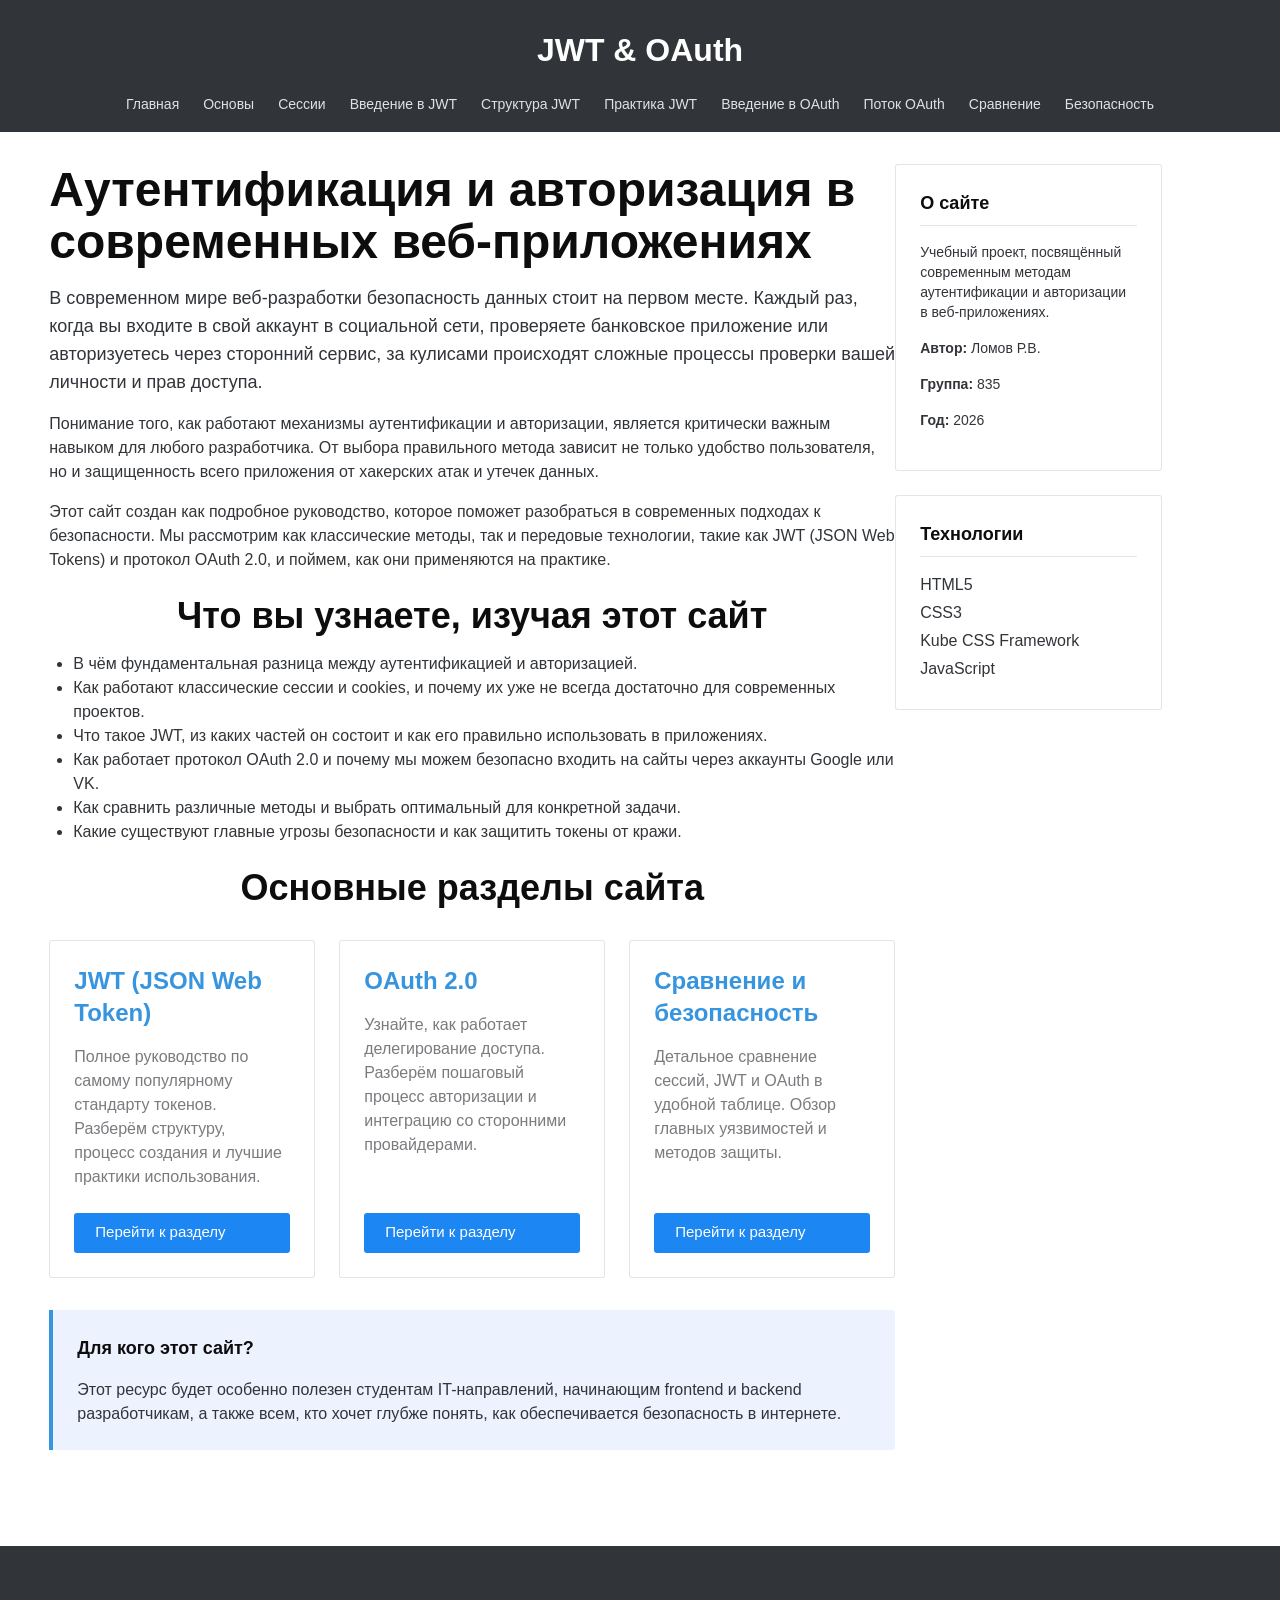
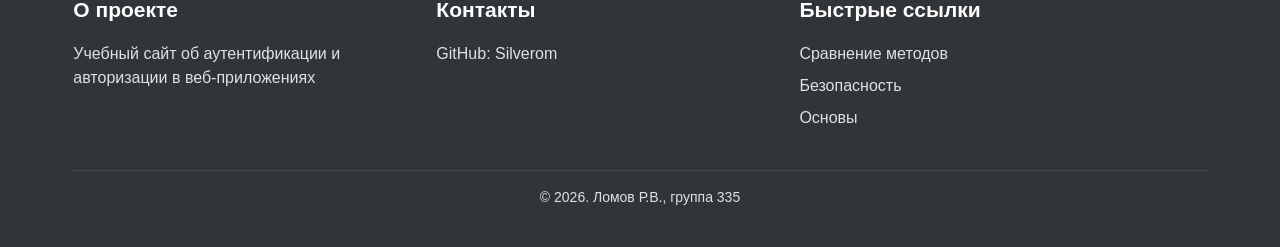
<file: index.html>
<!DOCTYPE html>
<html lang="ru">
<head>
    <meta charset="UTF-8">
    <meta name="viewport" content="width=device-width, initial-scale=1.0">
    <title>Аутентификация и авторизация</title>
    <link rel="stylesheet" href="css/kube.min.css">
    <link rel="stylesheet" href="css/style.css">
</head> 
<body>

    <!-- ========== ШАПКА САЙТА ========== -->
    <header class="site-header">
        <div class="container">
            <h1 class="site-logo">JWT & OAuth</h1>
            
            <!-- Кнопка бургер-меню (видна только на мобильных устройствах) -->
            <button class="menu-toggle" id="menuToggle" aria-label="Меню">
                <span></span>
                <span></span>
                <span></span>
            </button>
            
            <nav class="main-nav" id="mainNav">
                <ul class="unstyled nav-menu">
                    <li><a href="index.html">Главная</a></li>
                    <li><a href="pages/basics.html">Основы</a></li>
                    <li><a href="pages/sessions.html">Сессии</a></li>
                    <li><a href="pages/jwt-intro.html">Введение в JWT</a></li>
                    <li><a href="pages/jwt-structure.html">Структура JWT</a></li>
                    <li><a href="pages/jwt-practice.html">Практика JWT</a></li>
                    <li><a href="pages/oauth-intro.html">Введение в OAuth</a></li>
                    <li><a href="pages/oauth-flow.html">Поток OAuth</a></li>
                    <li><a href="pages/comparison.html">Сравнение</a></li>
                    <li><a href="pages/security.html">Безопасность</a></li>
                </ul>
            </nav>
        </div>
    </header>

    <!-- ========== ОСНОВНОЙ КОНТЕНТ ========== -->
    <div class="container">
        <div class="row gutters">
            
            <main class="col-9">
                <h1>Аутентификация и авторизация в современных веб-приложениях</h1>
                
                <p class="big">В современном мире веб-разработки безопасность данных стоит на первом месте. Каждый раз, когда вы входите в свой аккаунт в социальной сети, проверяете банковское приложение или авторизуетесь через сторонний сервис, за кулисами происходят сложные процессы проверки вашей личности и прав доступа.</p>
                
                <p>Понимание того, как работают механизмы аутентификации и авторизации, является критически важным навыком для любого разработчика. От выбора правильного метода зависит не только удобство пользователя, но и защищенность всего приложения от хакерских атак и утечек данных.</p>
                
                <p>Этот сайт создан как подробное руководство, которое поможет разобраться в современных подходах к безопасности. Мы рассмотрим как классические методы, так и передовые технологии, такие как JWT (JSON Web Tokens) и протокол OAuth 2.0, и поймем, как они применяются на практике.</p>

                <h2 class="text-center">Что вы узнаете, изучая этот сайт</h2>
                
                <ul>
                    <li>В чём фундаментальная разница между аутентификацией и авторизацией.</li>
                    <li>Как работают классические сессии и cookies, и почему их уже не всегда достаточно для современных проектов.</li>
                    <li>Что такое JWT, из каких частей он состоит и как его правильно использовать в приложениях.</li>
                    <li>Как работает протокол OAuth 2.0 и почему мы можем безопасно входить на сайты через аккаунты Google или VK.</li>
                    <li>Как сравнить различные методы и выбрать оптимальный для конкретной задачи.</li>
                    <li>Какие существуют главные угрозы безопасности и как защитить токены от кражи.</li>
                </ul>

                <h2 class="text-center">Основные разделы сайта</h2>
                
                <!-- Сетка карточек (кастомные стили + классы Kube) -->
                <div class="cards-grid">
                    <div class="card">
                        <h3>JWT (JSON Web Token)</h3>
                        <p>Полное руководство по самому популярному стандарту токенов. Разберём структуру, процесс создания и лучшие практики использования.</p>
                        <a href="pages/jwt-intro.html" class="button">Перейти к разделу</a>
                    </div>
                    
                    <div class="card">
                        <h3>OAuth 2.0</h3>
                        <p>Узнайте, как работает делегирование доступа. Разберём пошаговый процесс авторизации и интеграцию со сторонними провайдерами.</p>
                        <a href="pages/oauth-intro.html" class="button">Перейти к разделу</a>
                    </div>
                    
                    <div class="card">
                        <h3>Сравнение и безопасность</h3>
                        <p>Детальное сравнение сессий, JWT и OAuth в удобной таблице. Обзор главных уязвимостей и методов защиты.</p>
                        <a href="pages/comparison.html" class="button">Перейти к разделу</a>
                    </div>
                </div>

                <div class="info-box bg-highlight">
                    <h3 class="h5">Для кого этот сайт?</h3>
                    <p class="end">Этот ресурс будет особенно полезен студентам IT-направлений, начинающим frontend и backend разработчикам, а также всем, кто хочет глубже понять, как обеспечивается безопасность в интернете.</p>
                </div>
                
            </main>

            <aside class="col-3 sidebar">
                <div class="sidebar-block">
                    <h3 class="h5">О сайте</h3>
                    <p class="small">Учебный проект, посвящённый современным методам аутентификации и авторизации в веб-приложениях.</p>
                    <p class="small"><strong>Автор:</strong> Ломов Р.В.</p>
                    <p class="small"><strong>Группа:</strong> 835</p>
                    <p class="small"><strong>Год:</strong> 2026</p>
                </div>

                <div class="sidebar-block">
                    <h3 class="h5">Технологии</h3>
                    <ul class="unstyled sidebar-nav">
                        <li>HTML5</li>
                        <li>CSS3</li>
                        <li>Kube CSS Framework</li>
                        <li>JavaScript</li>
                    </ul>
                </div>
            </aside>

        </div>
    </div>

    <!-- ========== ПОДВАЛ САЙТА ========== -->
    <footer class="site-footer">
        <div class="container">
            <div class="row gutters">
                <div class="col-4">
                    <h4>О проекте</h4>
                    <p>Учебный сайт об аутентификации и авторизации в веб-приложениях</p>
                </div>
                
                <div class="col-4">
                    <h4>Контакты</h4>
                    <p><a href="https://github.com/Silverom" target="_blank" rel="noopener">GitHub: Silverom</a></p>
                </div>
                
                <div class="col-4">
                    <h4>Быстрые ссылки</h4>
                    <ul class="unstyled">
                        <li><a href="pages/comparison.html">Сравнение методов</a></li>
                        <li><a href="pages/security.html">Безопасность</a></li>
                        <li><a href="pages/basics.html">Основы</a></li>
                    </ul>
                </div>
            </div>
            
            <hr>
            
            <p class="text-center small">&copy; 2026. Ломов Р.В., группа 335</p>
        </div>
    </footer>

    <!-- Скрипт для работы мобильного меню -->
    <script src="js/main.js"></script>

</body>
</html>
</file>
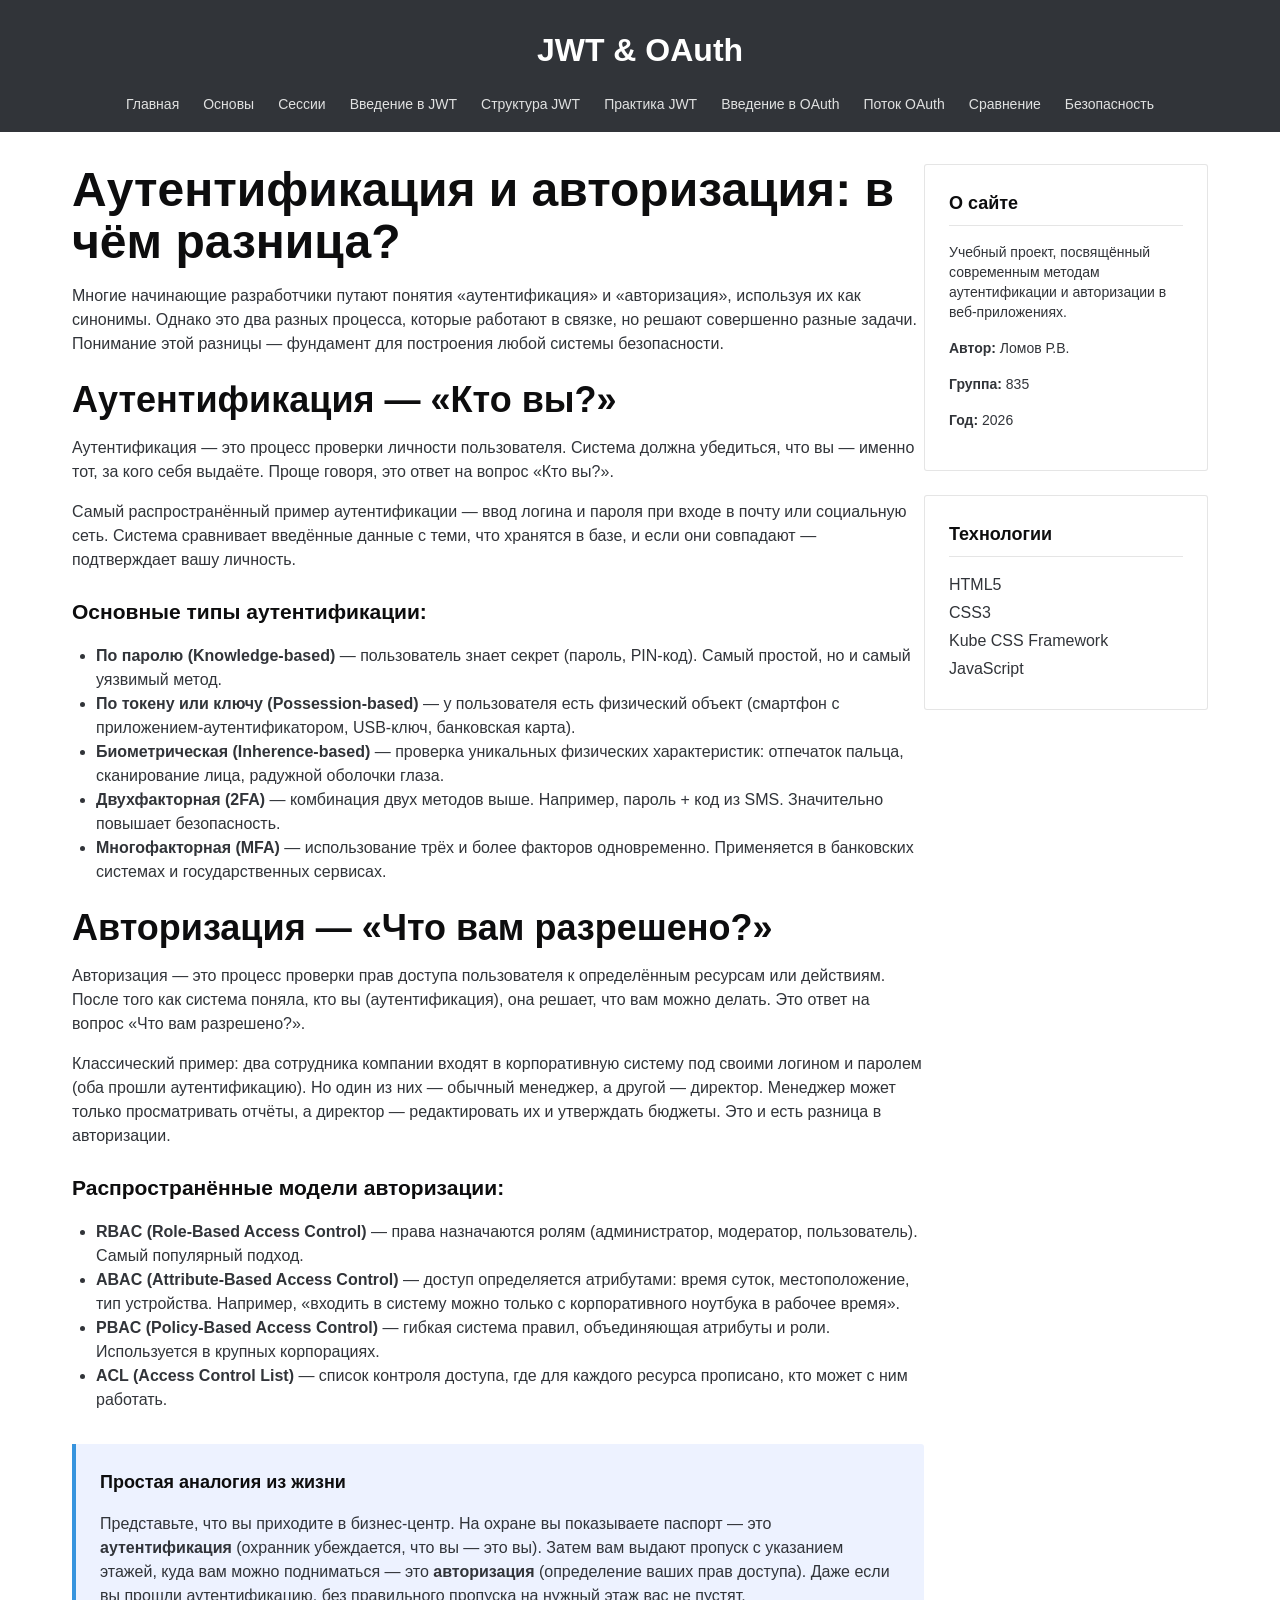
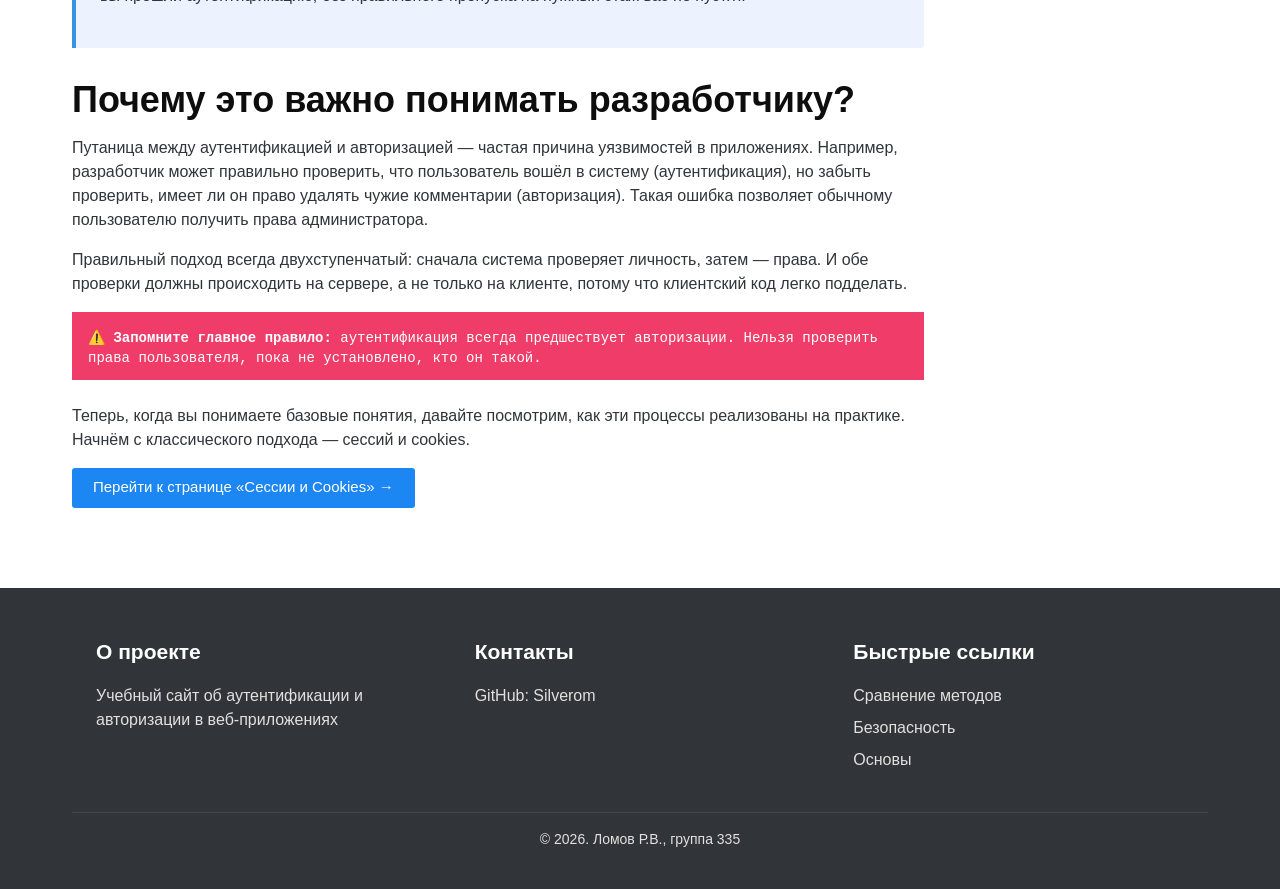
<file: pages/basics.html>
<!DOCTYPE html>
<html lang="ru">
<head>
    <meta charset="UTF-8">
    <meta name="viewport" content="width=device-width, initial-scale=1.0">
    <title>Основы: Аутентификация vs Авторизация</title>
    <!-- Фреймворк Kube -->
    <link rel="stylesheet" href="../css/kube.min.css">
    <!-- Кастомные стили -->
    <link rel="stylesheet" href="../css/style.css">
</head> 
<body>

    <!-- ========== ШАПКА САЙТА ========== -->
    <header class="site-header">
        <div class="container">
            <h1 class="site-logo">JWT & OAuth</h1>
            
            <!-- Кнопка бургер-меню (видна только на мобильных) -->
            <button class="menu-toggle" id="menuToggle" aria-label="Меню">
                <span></span>
                <span></span>
                <span></span>
            </button>
            
            <nav class="main-nav" id="mainNav">
                <ul class="unstyled nav-menu">
                    <li><a href="../index.html">Главная</a></li>
                    <li><a href="basics.html">Основы</a></li>
                    <li><a href="sessions.html">Сессии</a></li>
                    <li><a href="jwt-intro.html">Введение в JWT</a></li>
                    <li><a href="jwt-structure.html">Структура JWT</a></li>
                    <li><a href="jwt-practice.html">Практика JWT</a></li>
                    <li><a href="oauth-intro.html">Введение в OAuth</a></li>
                    <li><a href="oauth-flow.html">Поток OAuth</a></li>
                    <li><a href="comparison.html">Сравнение</a></li>
                    <li><a href="security.html">Безопасность</a></li>
                </ul>
            </nav>
        </div>
    </header>

    <!-- ========== ОСНОВНОЙ КОНТЕНТ ========== -->
    <div class="container">
        <div class="row">
            
            <main class="col-9">
                <h1>Аутентификация и авторизация: в чём разница?</h1>
                
                <p>Многие начинающие разработчики путают понятия «аутентификация» и «авторизация», используя их как синонимы. Однако это два разных процесса, которые работают в связке, но решают совершенно разные задачи. Понимание этой разницы — фундамент для построения любой системы безопасности.</p>

                <h2 class="h2">Аутентификация — «Кто вы?»</h2>
                
                <p>Аутентификация — это процесс проверки личности пользователя. Система должна убедиться, что вы — именно тот, за кого себя выдаёте. Проще говоря, это ответ на вопрос «Кто вы?».</p>
                
                <p>Самый распространённый пример аутентификации — ввод логина и пароля при входе в почту или социальную сеть. Система сравнивает введённые данные с теми, что хранятся в базе, и если они совпадают — подтверждает вашу личность.</p>

                <h3 class="h4">Основные типы аутентификации:</h3>
                
                <ul>
                    <li><strong>По паролю (Knowledge-based)</strong> — пользователь знает секрет (пароль, PIN-код). Самый простой, но и самый уязвимый метод.</li>
                    <li><strong>По токену или ключу (Possession-based)</strong> — у пользователя есть физический объект (смартфон с приложением-аутентификатором, USB-ключ, банковская карта).</li>
                    <li><strong>Биометрическая (Inherence-based)</strong> — проверка уникальных физических характеристик: отпечаток пальца, сканирование лица, радужной оболочки глаза.</li>
                    <li><strong>Двухфакторная (2FA)</strong> — комбинация двух методов выше. Например, пароль + код из SMS. Значительно повышает безопасность.</li>
                    <li><strong>Многофакторная (MFA)</strong> — использование трёх и более факторов одновременно. Применяется в банковских системах и государственных сервисах.</li>
                </ul>

                <h2 class="h2">Авторизация — «Что вам разрешено?»</h2>
                
                <p>Авторизация — это процесс проверки прав доступа пользователя к определённым ресурсам или действиям. После того как система поняла, кто вы (аутентификация), она решает, что вам можно делать. Это ответ на вопрос «Что вам разрешено?».</p>
                
                <p>Классический пример: два сотрудника компании входят в корпоративную систему под своими логином и паролем (оба прошли аутентификацию). Но один из них — обычный менеджер, а другой — директор. Менеджер может только просматривать отчёты, а директор — редактировать их и утверждать бюджеты. Это и есть разница в авторизации.</p>

                <h3 class="h4">Распространённые модели авторизации:</h3>
                
                <ul>
                    <li><strong>RBAC (Role-Based Access Control)</strong> — права назначаются ролям (администратор, модератор, пользователь). Самый популярный подход.</li>
                    <li><strong>ABAC (Attribute-Based Access Control)</strong> — доступ определяется атрибутами: время суток, местоположение, тип устройства. Например, «входить в систему можно только с корпоративного ноутбука в рабочее время».</li>
                    <li><strong>PBAC (Policy-Based Access Control)</strong> — гибкая система правил, объединяющая атрибуты и роли. Используется в крупных корпорациях.</li>
                    <li><strong>ACL (Access Control List)</strong> — список контроля доступа, где для каждого ресурса прописано, кто может с ним работать.</li>
                </ul>

                <div class="info-box bg-highlight">
                    <h3 class="h5">Простая аналогия из жизни</h3>
                    <p>Представьте, что вы приходите в бизнес-центр. На охране вы показываете паспорт — это <strong>аутентификация</strong> (охранник убеждается, что вы — это вы). Затем вам выдают пропуск с указанием этажей, куда вам можно подниматься — это <strong>авторизация</strong> (определение ваших прав доступа). Даже если вы прошли аутентификацию, без правильного пропуска на нужный этаж вас не пустят.</p>
                </div>

                <h2 class="h2">Почему это важно понимать разработчику?</h2>
                
                <p>Путаница между аутентификацией и авторизацией — частая причина уязвимостей в приложениях. Например, разработчик может правильно проверить, что пользователь вошёл в систему (аутентификация), но забыть проверить, имеет ли он право удалять чужие комментарии (авторизация). Такая ошибка позволяет обычному пользователю получить права администратора.</p>
                
                <p>Правильный подход всегда двухступенчатый: сначала система проверяет личность, затем — права. И обе проверки должны происходить на сервере, а не только на клиенте, потому что клиентский код легко подделать.</p>

                <div class="message error">
                    <strong>⚠️ Запомните главное правило:</strong> аутентификация всегда предшествует авторизации. Нельзя проверить права пользователя, пока не установлено, кто он такой.
                </div>

                <p>Теперь, когда вы понимаете базовые понятия, давайте посмотрим, как эти процессы реализованы на практике. Начнём с классического подхода — сессий и cookies.</p>
                
                <p><a href="sessions.html" class="button">Перейти к странице «Сессии и Cookies» →</a></p>
                
            </main>

            <aside class="col-3 sidebar">
                <div class="sidebar-block">
                    <h3 class="h5">О сайте</h3>
                    <p class="small">Учебный проект, посвящённый современным методам аутентификации и авторизации в веб-приложениях.</p>
                    <p class="small"><strong>Автор:</strong> Ломов Р.В.</p>
                    <p class="small"><strong>Группа:</strong> 835</p>
                    <p class="small"><strong>Год:</strong> 2026</p>
                </div>

                <div class="sidebar-block">
                    <h3 class="h5">Технологии</h3>
                    <ul class="unstyled sidebar-nav">
                        <li>HTML5</li>
                        <li>CSS3</li>
                        <li>Kube CSS Framework</li>
                        <li>JavaScript</li>
                    </ul>
                </div>
            </aside>

        </div>
    </div>

    <!-- ========== ПОДВАЛ САЙТА ========== -->
    <footer class="site-footer">
        <div class="container">
            <div class="row">
                <div class="col-4">
                    <h4>О проекте</h4>
                    <p>Учебный сайт об аутентификации и авторизации в веб-приложениях</p>
                </div>
                <div class="col-4">
                    <h4>Контакты</h4>
                    <p><a href="https://github.com/Silverom" target="_blank" rel="noopener">GitHub: Silverom</a></p>
                </div>
                <div class="col-4">
                    <h4>Быстрые ссылки</h4>
                    <ul class="unstyled">
                        <li><a href="comparison.html">Сравнение методов</a></li>
                        <li><a href="security.html">Безопасность</a></li>
                        <li><a href="basics.html">Основы</a></li>
                    </ul>
                </div>
            </div>
            <hr>
            <p class="text-center small">&copy; 2026. Ломов Р.В., группа 335</p>
        </div>
    </footer>

    <!-- Скрипт для работы мобильного меню -->
    <script src="../js/main.js"></script>

</body>
</html>
</file>
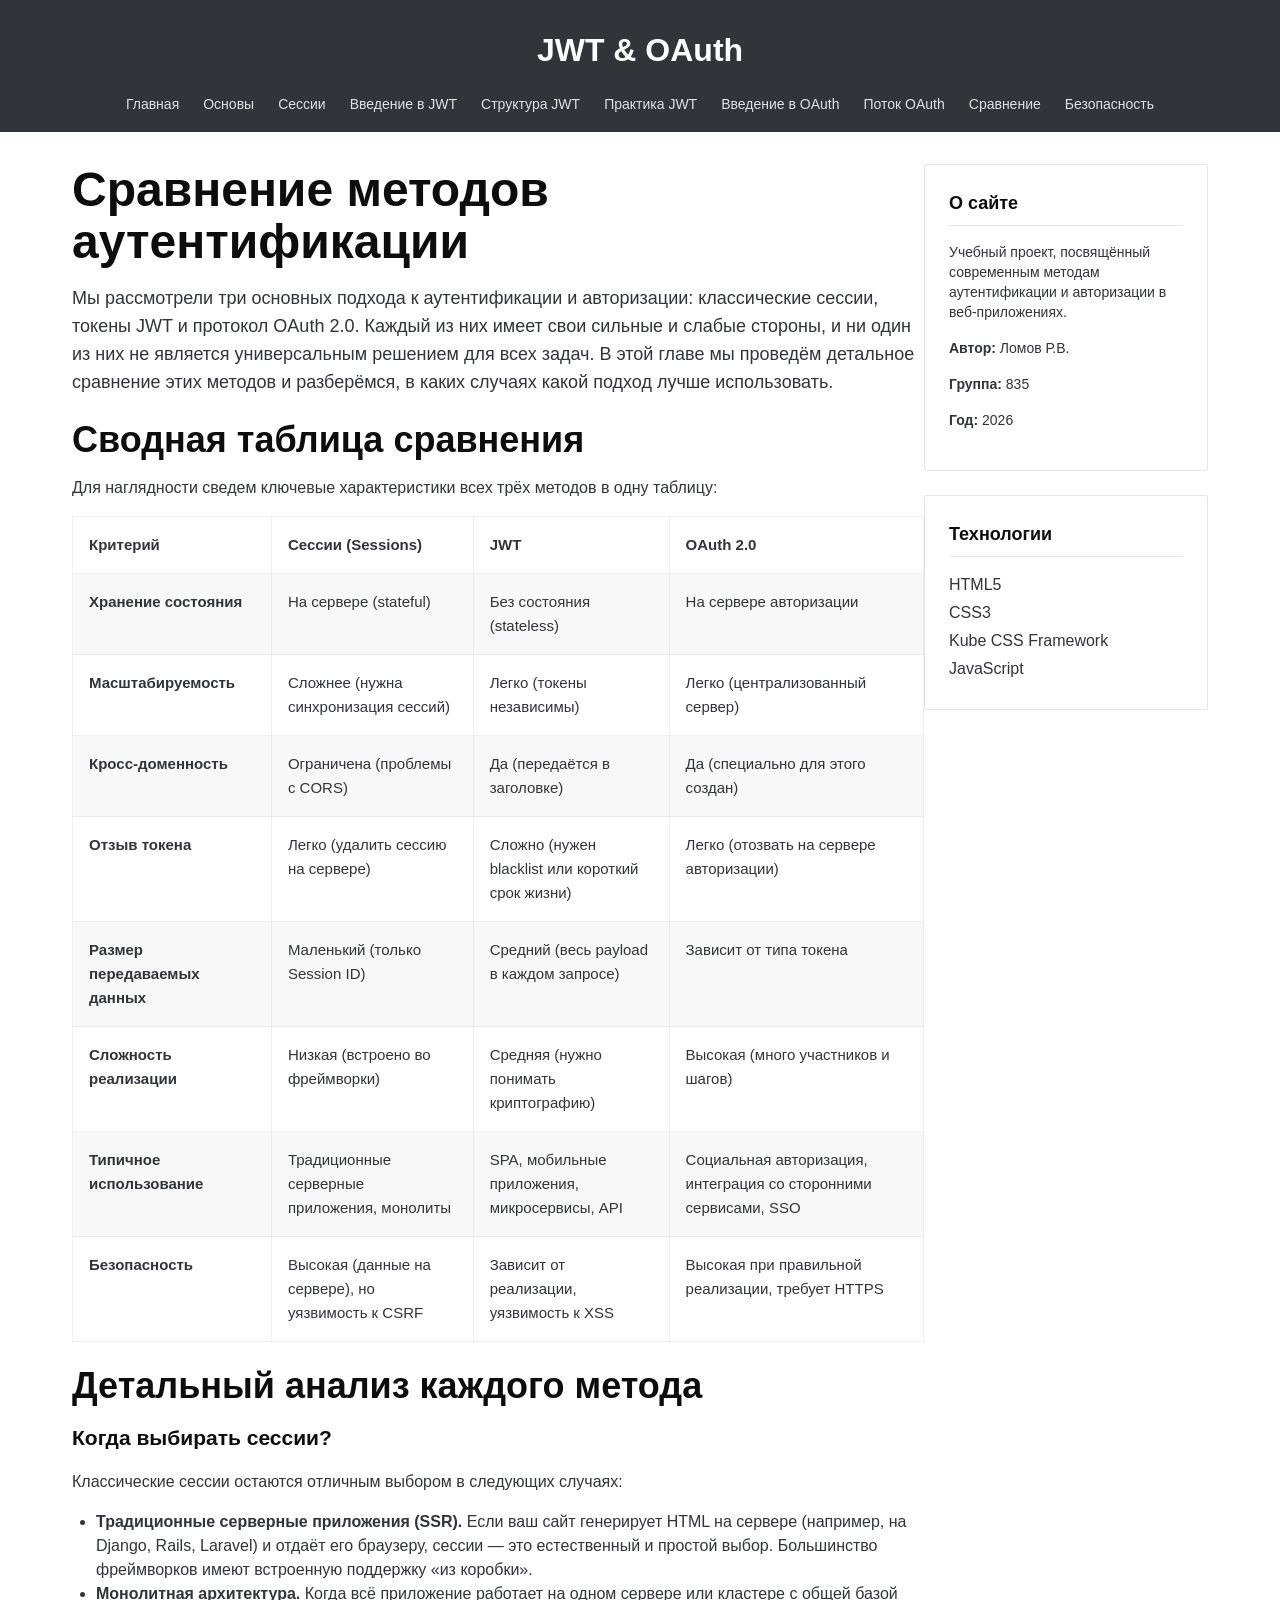
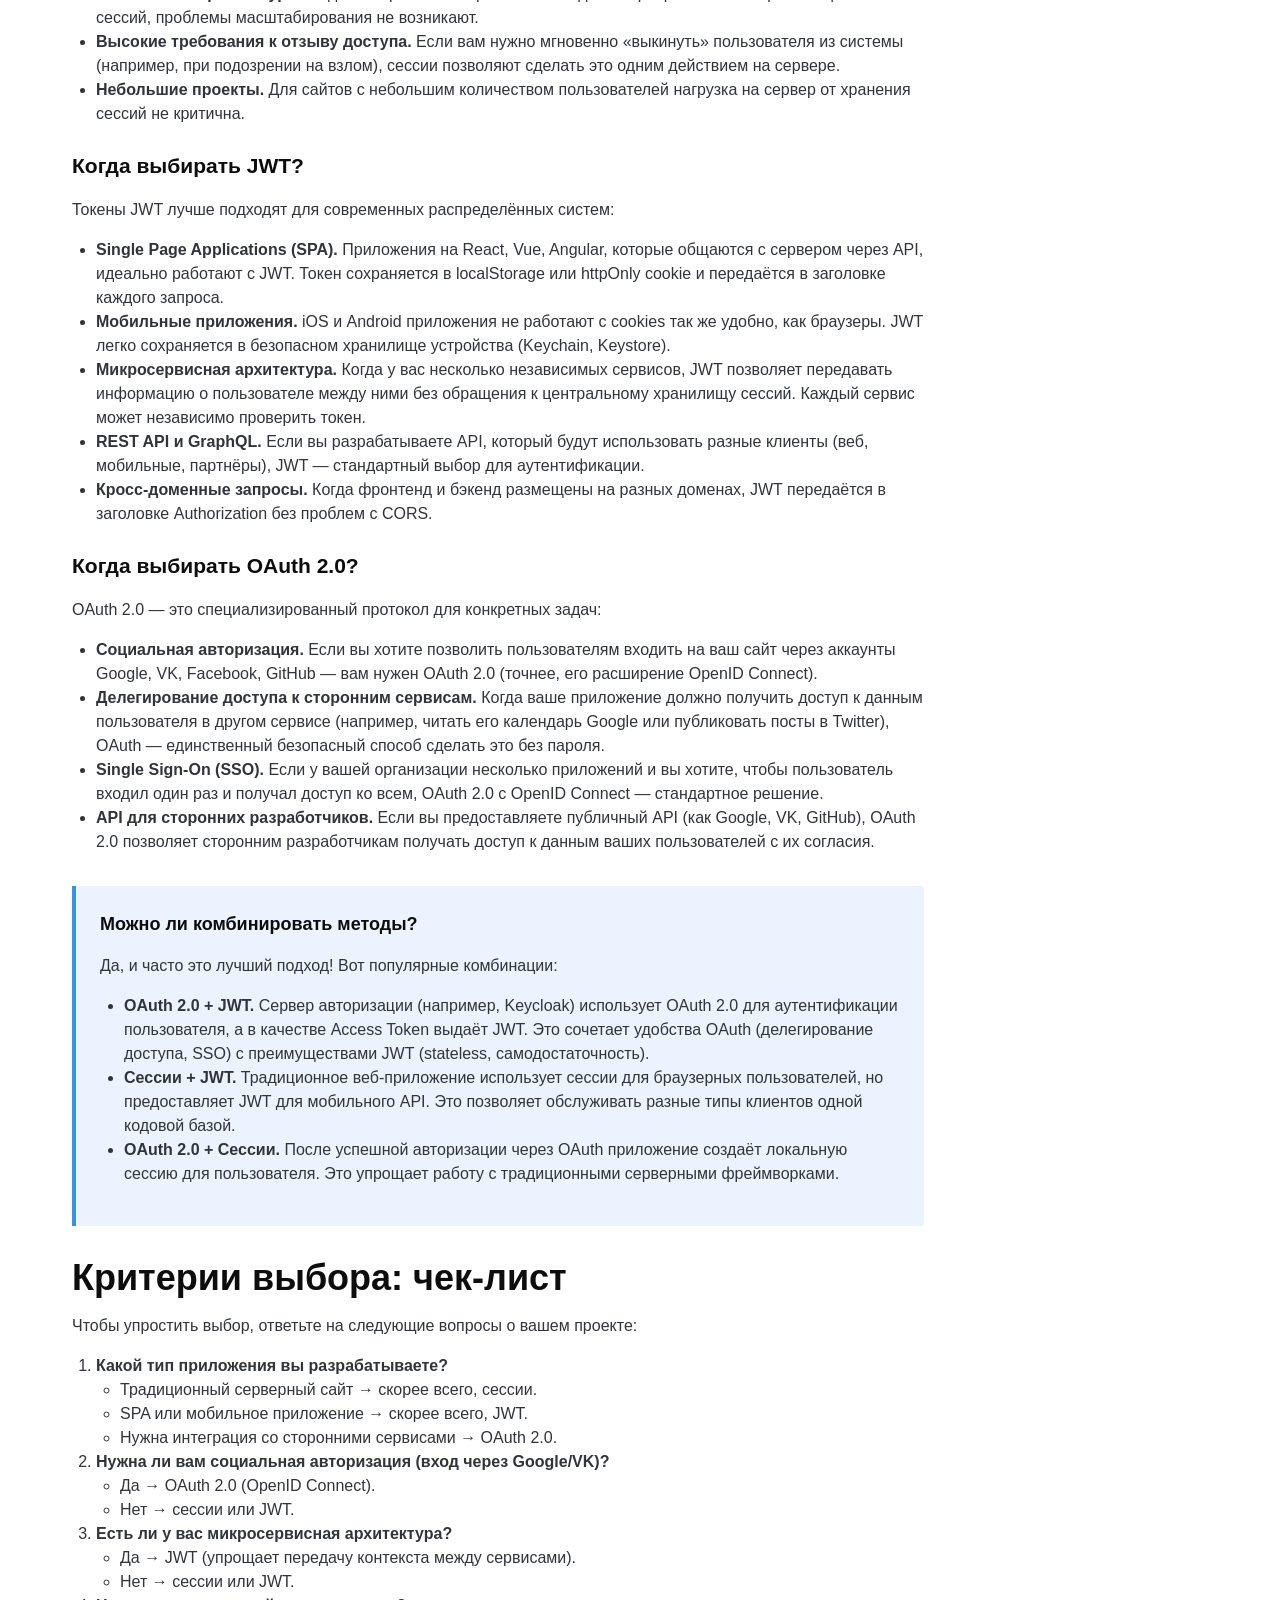
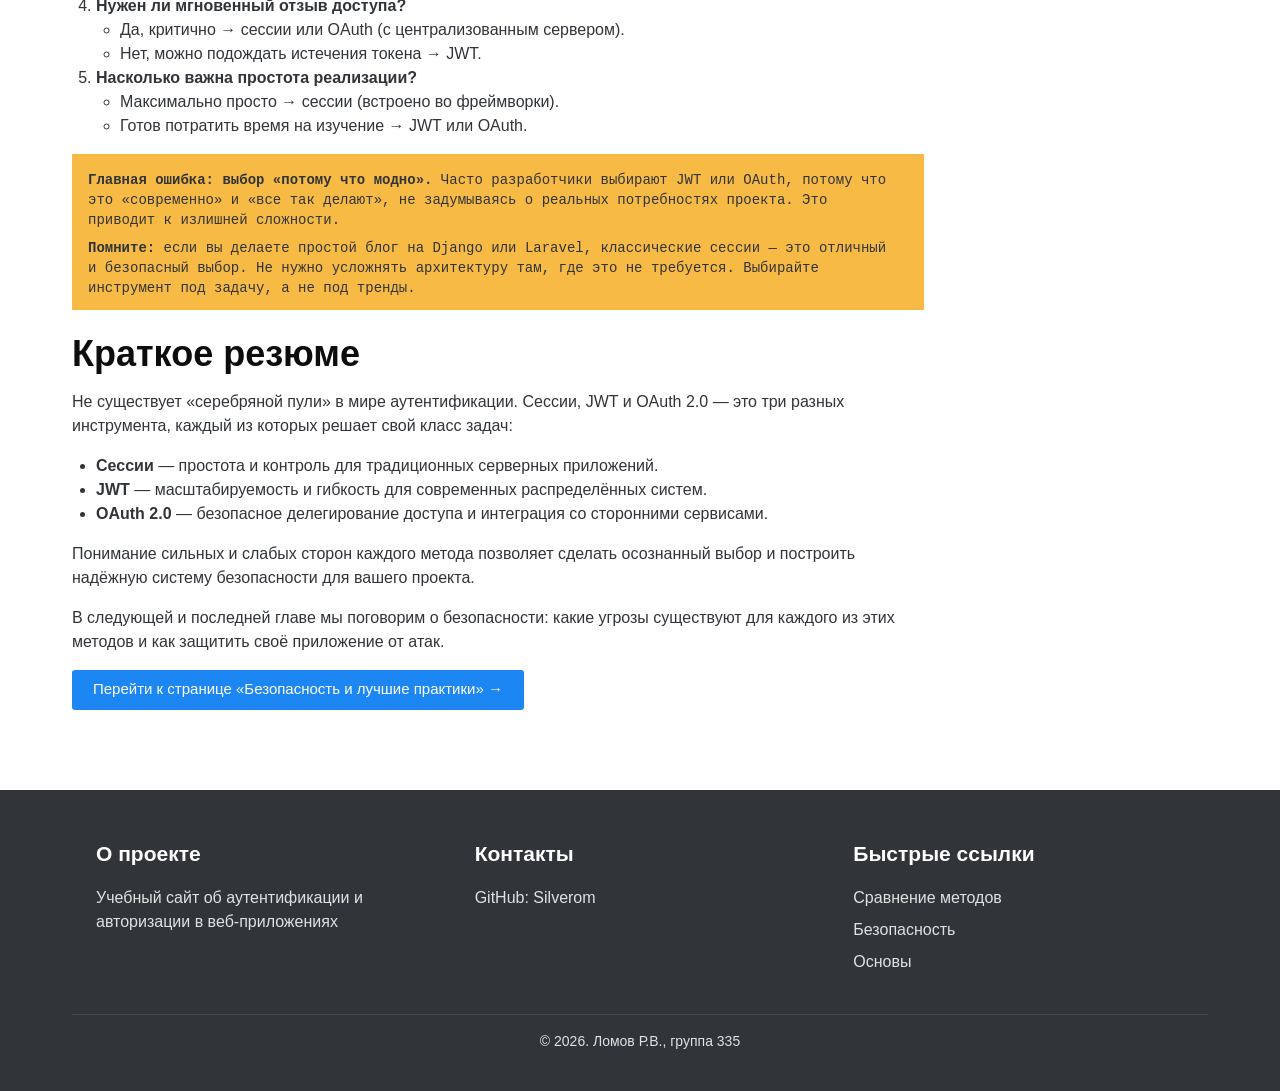
<file: pages/comparison.html>
<!DOCTYPE html>
<html lang="ru">
<head>
    <meta charset="UTF-8">
    <meta name="viewport" content="width=device-width, initial-scale=1.0">
    <title>Сравнение методов аутентификации</title>
    <link rel="stylesheet" href="../css/kube.min.css">
    <link rel="stylesheet" href="../css/style.css">
</head> 
<body>

    <!-- ========== ШАПКА САЙТА ========== -->
    <header class="site-header">
        <div class="container">
            <h1 class="site-logo">JWT & OAuth</h1>
            
            <!-- Кнопка бургер-меню (видна только на мобильных) -->
            <button class="menu-toggle" id="menuToggle" aria-label="Меню">
                <span></span>
                <span></span>
                <span></span>
            </button>
            
            <nav class="main-nav" id="mainNav">
                <ul class="unstyled nav-menu">
                    <li><a href="../index.html">Главная</a></li>
                    <li><a href="basics.html">Основы</a></li>
                    <li><a href="sessions.html">Сессии</a></li>
                    <li><a href="jwt-intro.html">Введение в JWT</a></li>
                    <li><a href="jwt-structure.html">Структура JWT</a></li>
                    <li><a href="jwt-practice.html">Практика JWT</a></li>
                    <li><a href="oauth-intro.html">Введение в OAuth</a></li>
                    <li><a href="oauth-flow.html">Поток OAuth</a></li>
                    <li><a href="comparison.html">Сравнение</a></li>
                    <li><a href="security.html">Безопасность</a></li>
                </ul>
            </nav>
        </div>
    </header>

    <!-- ========== ОСНОВНОЙ КОНТЕНТ ========== -->
    <div class="container">
        <div class="row">
            
            <main class="col-9">
                <h1>Сравнение методов аутентификации</h1>
                
                <p class="big">Мы рассмотрели три основных подхода к аутентификации и авторизации: классические сессии, токены JWT и протокол OAuth 2.0. Каждый из них имеет свои сильные и слабые стороны, и ни один из них не является универсальным решением для всех задач. В этой главе мы проведём детальное сравнение этих методов и разберёмся, в каких случаях какой подход лучше использовать.</p>

                <h2 class="h2">Сводная таблица сравнения</h2>
                
                <p>Для наглядности сведем ключевые характеристики всех трёх методов в одну таблицу:</p>
                
                <table class="bordered striped">
                    <thead>
                        <tr>
                            <th>Критерий</th>
                            <th>Сессии (Sessions)</th>
                            <th>JWT</th>
                            <th>OAuth 2.0</th>
                        </tr>
                    </thead>
                    <tbody>
                        <tr>
                            <td><strong>Хранение состояния</strong></td>
                            <td>На сервере (stateful)</td>
                            <td>Без состояния (stateless)</td>
                            <td>На сервере авторизации</td>
                        </tr>
                        <tr>
                            <td><strong>Масштабируемость</strong></td>
                            <td>Сложнее (нужна синхронизация сессий)</td>
                            <td>Легко (токены независимы)</td>
                            <td>Легко (централизованный сервер)</td>
                        </tr>
                        <tr>
                            <td><strong>Кросс-доменность</strong></td>
                            <td>Ограничена (проблемы с CORS)</td>
                            <td>Да (передаётся в заголовке)</td>
                            <td>Да (специально для этого создан)</td>
                        </tr>
                        <tr>
                            <td><strong>Отзыв токена</strong></td>
                            <td>Легко (удалить сессию на сервере)</td>
                            <td>Сложно (нужен blacklist или короткий срок жизни)</td>
                            <td>Легко (отозвать на сервере авторизации)</td>
                        </tr>
                        <tr>
                            <td><strong>Размер передаваемых данных</strong></td>
                            <td>Маленький (только Session ID)</td>
                            <td>Средний (весь payload в каждом запросе)</td>
                            <td>Зависит от типа токена</td>
                        </tr>
                        <tr>
                            <td><strong>Сложность реализации</strong></td>
                            <td>Низкая (встроено во фреймворки)</td>
                            <td>Средняя (нужно понимать криптографию)</td>
                            <td>Высокая (много участников и шагов)</td>
                        </tr>
                        <tr>
                            <td><strong>Типичное использование</strong></td>
                            <td>Традиционные серверные приложения, монолиты</td>
                            <td>SPA, мобильные приложения, микросервисы, API</td>
                            <td>Социальная авторизация, интеграция со сторонними сервисами, SSO</td>
                        </tr>
                        <tr>
                            <td><strong>Безопасность</strong></td>
                            <td>Высокая (данные на сервере), но уязвимость к CSRF</td>
                            <td>Зависит от реализации, уязвимость к XSS</td>
                            <td>Высокая при правильной реализации, требует HTTPS</td>
                        </tr>
                    </tbody>
                </table>

                <h2 class="h2">Детальный анализ каждого метода</h2>

                <h3 class="h4">Когда выбирать сессии?</h3>
                
                <p>Классические сессии остаются отличным выбором в следующих случаях:</p>
                
                <ul>
                    <li><strong>Традиционные серверные приложения (SSR).</strong> Если ваш сайт генерирует HTML на сервере (например, на Django, Rails, Laravel) и отдаёт его браузеру, сессии — это естественный и простой выбор. Большинство фреймворков имеют встроенную поддержку «из коробки».</li>
                    <li><strong>Монолитная архитектура.</strong> Когда всё приложение работает на одном сервере или кластере с общей базой сессий, проблемы масштабирования не возникают.</li>
                    <li><strong>Высокие требования к отзыву доступа.</strong> Если вам нужно мгновенно «выкинуть» пользователя из системы (например, при подозрении на взлом), сессии позволяют сделать это одним действием на сервере.</li>
                    <li><strong>Небольшие проекты.</strong> Для сайтов с небольшим количеством пользователей нагрузка на сервер от хранения сессий не критична.</li>
                </ul>

                <h3 class="h4">Когда выбирать JWT?</h3>
                
                <p>Токены JWT лучше подходят для современных распределённых систем:</p>
                
                <ul>
                    <li><strong>Single Page Applications (SPA).</strong> Приложения на React, Vue, Angular, которые общаются с сервером через API, идеально работают с JWT. Токен сохраняется в localStorage или httpOnly cookie и передаётся в заголовке каждого запроса.</li>
                    <li><strong>Мобильные приложения.</strong> iOS и Android приложения не работают с cookies так же удобно, как браузеры. JWT легко сохраняется в безопасном хранилище устройства (Keychain, Keystore).</li>
                    <li><strong>Микросервисная архитектура.</strong> Когда у вас несколько независимых сервисов, JWT позволяет передавать информацию о пользователе между ними без обращения к центральному хранилищу сессий. Каждый сервис может независимо проверить токен.</li>
                    <li><strong>REST API и GraphQL.</strong> Если вы разрабатываете API, который будут использовать разные клиенты (веб, мобильные, партнёры), JWT — стандартный выбор для аутентификации.</li>
                    <li><strong>Кросс-доменные запросы.</strong> Когда фронтенд и бэкенд размещены на разных доменах, JWT передаётся в заголовке Authorization без проблем с CORS.</li>
                </ul>

                <h3 class="h4">Когда выбирать OAuth 2.0?</h3>
                
                <p>OAuth 2.0 — это специализированный протокол для конкретных задач:</p>
                
                <ul>
                    <li><strong>Социальная авторизация.</strong> Если вы хотите позволить пользователям входить на ваш сайт через аккаунты Google, VK, Facebook, GitHub — вам нужен OAuth 2.0 (точнее, его расширение OpenID Connect).</li>
                    <li><strong>Делегирование доступа к сторонним сервисам.</strong> Когда ваше приложение должно получить доступ к данным пользователя в другом сервисе (например, читать его календарь Google или публиковать посты в Twitter), OAuth — единственный безопасный способ сделать это без пароля.</li>
                    <li><strong>Single Sign-On (SSO).</strong> Если у вашей организации несколько приложений и вы хотите, чтобы пользователь входил один раз и получал доступ ко всем, OAuth 2.0 с OpenID Connect — стандартное решение.</li>
                    <li><strong>API для сторонних разработчиков.</strong> Если вы предоставляете публичный API (как Google, VK, GitHub), OAuth 2.0 позволяет сторонним разработчикам получать доступ к данным ваших пользователей с их согласия.</li>
                </ul>

                <div class="info-box bg-highlight">
                    <h3 class="h5">Можно ли комбинировать методы?</h3>
                    <p>Да, и часто это лучший подход! Вот популярные комбинации:</p>
                    <ul>
                        <li><strong>OAuth 2.0 + JWT.</strong> Сервер авторизации (например, Keycloak) использует OAuth 2.0 для аутентификации пользователя, а в качестве Access Token выдаёт JWT. Это сочетает удобства OAuth (делегирование доступа, SSO) с преимуществами JWT (stateless, самодостаточность).</li>
                        <li><strong>Сессии + JWT.</strong> Традиционное веб-приложение использует сессии для браузерных пользователей, но предоставляет JWT для мобильного API. Это позволяет обслуживать разные типы клиентов одной кодовой базой.</li>
                        <li><strong>OAuth 2.0 + Сессии.</strong> После успешной авторизации через OAuth приложение создаёт локальную сессию для пользователя. Это упрощает работу с традиционными серверными фреймворками.</li>
                    </ul>
                </div>

                <h2 class="h2">Критерии выбора: чек-лист</h2>
                
                <p>Чтобы упростить выбор, ответьте на следующие вопросы о вашем проекте:</p>
                
                <ol>
                    <li><strong>Какой тип приложения вы разрабатываете?</strong>
                        <ul>
                            <li>Традиционный серверный сайт → скорее всего, сессии.</li>
                            <li>SPA или мобильное приложение → скорее всего, JWT.</li>
                            <li>Нужна интеграция со сторонними сервисами → OAuth 2.0.</li>
                        </ul>
                    </li>
                    <li><strong>Нужна ли вам социальная авторизация (вход через Google/VK)?</strong>
                        <ul>
                            <li>Да → OAuth 2.0 (OpenID Connect).</li>
                            <li>Нет → сессии или JWT.</li>
                        </ul>
                    </li>
                    <li><strong>Есть ли у вас микросервисная архитектура?</strong>
                        <ul>
                            <li>Да → JWT (упрощает передачу контекста между сервисами).</li>
                            <li>Нет → сессии или JWT.</li>
                        </ul>
                    </li>
                    <li><strong>Нужен ли мгновенный отзыв доступа?</strong>
                        <ul>
                            <li>Да, критично → сессии или OAuth (с централизованным сервером).</li>
                            <li>Нет, можно подождать истечения токена → JWT.</li>
                        </ul>
                    </li>
                    <li><strong>Насколько важна простота реализации?</strong>
                        <ul>
                            <li>Максимально просто → сессии (встроено во фреймворки).</li>
                            <li>Готов потратить время на изучение → JWT или OAuth.</li>
                        </ul>
                    </li>
                </ol>

                <div class="message warning">
                    <strong>Главная ошибка: выбор «потому что модно».</strong> Часто разработчики выбирают JWT или OAuth, потому что это «современно» и «все так делают», не задумываясь о реальных потребностях проекта. Это приводит к излишней сложности.
                    <p style="margin-top: 0.5rem; margin-bottom: 0;"><strong>Помните:</strong> если вы делаете простой блог на Django или Laravel, классические сессии — это отличный и безопасный выбор. Не нужно усложнять архитектуру там, где это не требуется. Выбирайте инструмент под задачу, а не под тренды.</p>
                </div>

                <h2 class="h2">Краткое резюме</h2>
                
                <p>Не существует «серебряной пули» в мире аутентификации. Сессии, JWT и OAuth 2.0 — это три разных инструмента, каждый из которых решает свой класс задач:</p>
                
                <ul>
                    <li><strong>Сессии</strong> — простота и контроль для традиционных серверных приложений.</li>
                    <li><strong>JWT</strong> — масштабируемость и гибкость для современных распределённых систем.</li>
                    <li><strong>OAuth 2.0</strong> — безопасное делегирование доступа и интеграция со сторонними сервисами.</li>
                </ul>
                
                <p>Понимание сильных и слабых сторон каждого метода позволяет сделать осознанный выбор и построить надёжную систему безопасности для вашего проекта.</p>
                
                <p>В следующей и последней главе мы поговорим о безопасности: какие угрозы существуют для каждого из этих методов и как защитить своё приложение от атак.</p>
                
                <p><a href="security.html" class="button">Перейти к странице «Безопасность и лучшие практики» →</a></p>
                
            </main>

            <aside class="col-3 sidebar">
                <div class="sidebar-block">
                    <h3 class="h5">О сайте</h3>
                    <p class="small">Учебный проект, посвящённый современным методам аутентификации и авторизации в веб-приложениях.</p>
                    <p class="small"><strong>Автор:</strong> Ломов Р.В.</p>
                    <p class="small"><strong>Группа:</strong> 835</p>
                    <p class="small"><strong>Год:</strong> 2026</p>
                </div>

                <div class="sidebar-block">
                    <h3 class="h5">Технологии</h3>
                    <ul class="unstyled sidebar-nav">
                        <li>HTML5</li>
                        <li>CSS3</li>
                        <li>Kube CSS Framework</li>
                        <li>JavaScript</li>
                    </ul>
                </div>
            </aside>

        </div>
    </div>

    <!-- ========== ПОДВАЛ САЙТА ========== -->
    <footer class="site-footer">
        <div class="container">
            <div class="row">
                <div class="col-4">
                    <h4>О проекте</h4>
                    <p>Учебный сайт об аутентификации и авторизации в веб-приложениях</p>
                </div>
                <div class="col-4">
                    <h4>Контакты</h4>
                    <p><a href="https://github.com/Silverom" target="_blank" rel="noopener">GitHub: Silverom</a></p>
                </div>
                <div class="col-4">
                    <h4>Быстрые ссылки</h4>
                    <ul class="unstyled">
                        <li><a href="comparison.html">Сравнение методов</a></li>
                        <li><a href="security.html">Безопасность</a></li>
                        <li><a href="basics.html">Основы</a></li>
                    </ul>
                </div>
            </div>
            <hr>
            <p class="text-center small">&copy; 2026. Ломов Р.В., группа 335</p>
        </div>
    </footer>

    <!-- Скрипт для работы мобильного меню -->
    <script src="../js/main.js"></script>

</body>
</html>
</file>
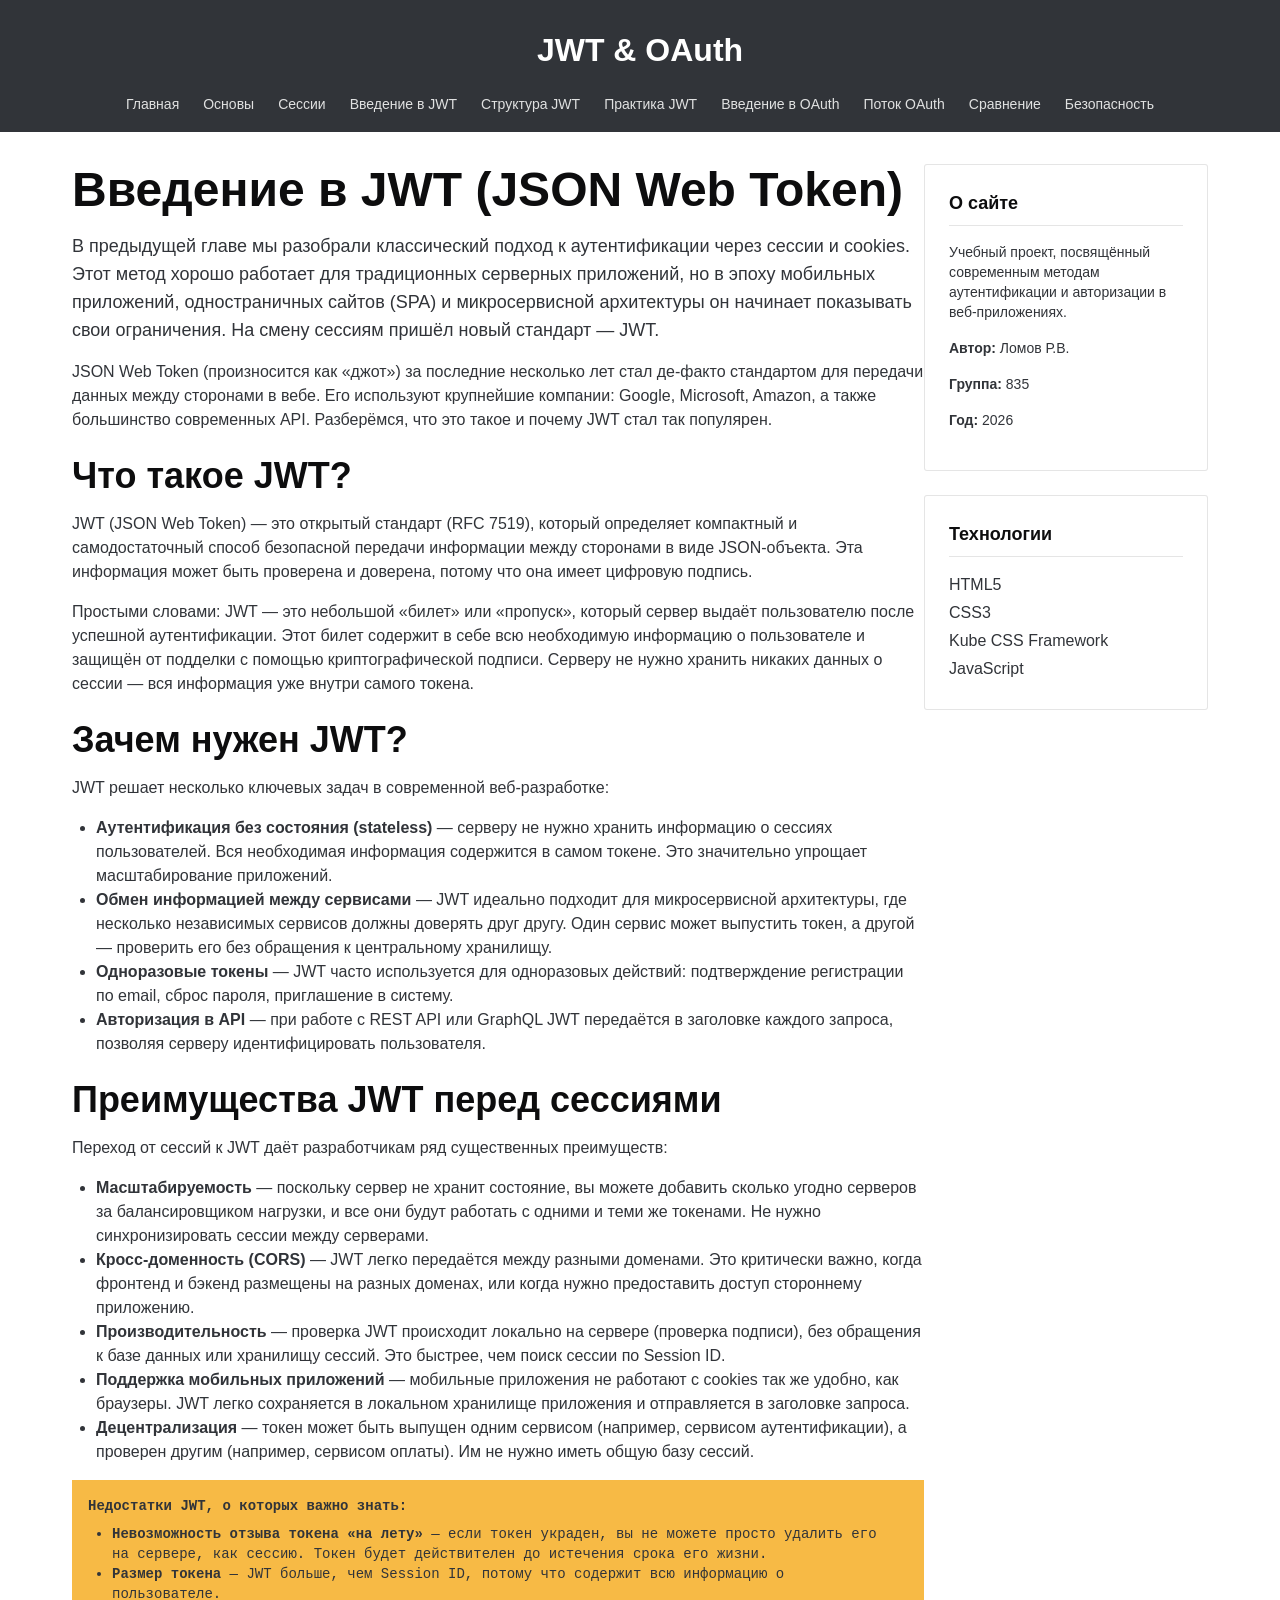
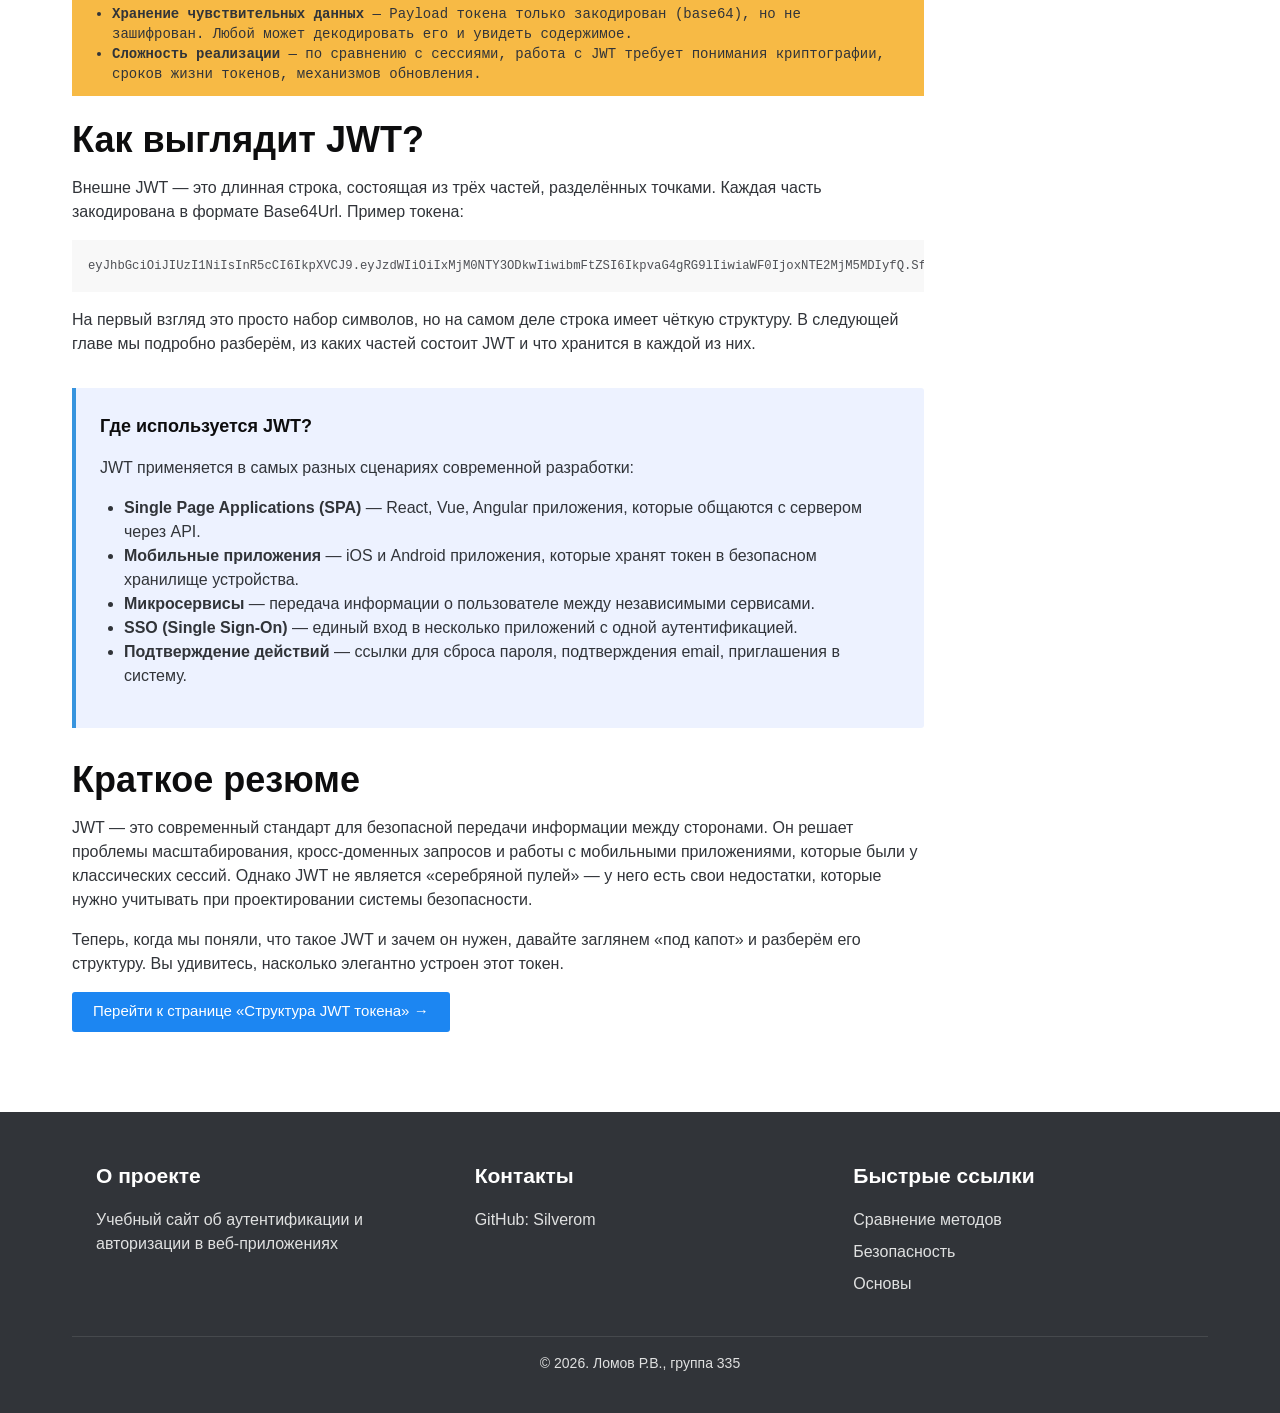
<file: pages/jwt-intro.html>
<!DOCTYPE html>
<html lang="ru">
<head>
    <meta charset="UTF-8">
    <meta name="viewport" content="width=device-width, initial-scale=1.0">
    <title>Введение в JWT</title>
    <link rel="stylesheet" href="../css/kube.min.css">
    <link rel="stylesheet" href="../css/style.css">
</head> 
<body>

    <!-- ========== ШАПКА САЙТА ========== -->
    <header class="site-header">
        <div class="container">
            <h1 class="site-logo">JWT & OAuth</h1>
            
            <!-- Кнопка бургер-меню (видна только на мобильных) -->
            <button class="menu-toggle" id="menuToggle" aria-label="Меню">
                <span></span>
                <span></span>
                <span></span>
            </button>
            
            <nav class="main-nav" id="mainNav">
                <ul class="unstyled nav-menu">
                    <li><a href="../index.html">Главная</a></li>
                    <li><a href="basics.html">Основы</a></li>
                    <li><a href="sessions.html">Сессии</a></li>
                    <li><a href="jwt-intro.html">Введение в JWT</a></li>
                    <li><a href="jwt-structure.html">Структура JWT</a></li>
                    <li><a href="jwt-practice.html">Практика JWT</a></li>
                    <li><a href="oauth-intro.html">Введение в OAuth</a></li>
                    <li><a href="oauth-flow.html">Поток OAuth</a></li>
                    <li><a href="comparison.html">Сравнение</a></li>
                    <li><a href="security.html">Безопасность</a></li>
                </ul>
            </nav>
        </div>
    </header>

    <!-- ========== ОСНОВНОЙ КОНТЕНТ ========== -->
    <div class="container">
        <div class="row">
            
            <main class="col-9">
                <h1>Введение в JWT (JSON Web Token)</h1>
                
                <p class="big">В предыдущей главе мы разобрали классический подход к аутентификации через сессии и cookies. Этот метод хорошо работает для традиционных серверных приложений, но в эпоху мобильных приложений, одностраничных сайтов (SPA) и микросервисной архитектуры он начинает показывать свои ограничения. На смену сессиям пришёл новый стандарт — JWT.</p>
                
                <p>JSON Web Token (произносится как «джот») за последние несколько лет стал де-факто стандартом для передачи данных между сторонами в вебе. Его используют крупнейшие компании: Google, Microsoft, Amazon, а также большинство современных API. Разберёмся, что это такое и почему JWT стал так популярен.</p>

                <h2 class="h2">Что такое JWT?</h2>
                
                <p>JWT (JSON Web Token) — это открытый стандарт (RFC 7519), который определяет компактный и самодостаточный способ безопасной передачи информации между сторонами в виде JSON-объекта. Эта информация может быть проверена и доверена, потому что она имеет цифровую подпись.</p>
                
                <p>Простыми словами: JWT — это небольшой «билет» или «пропуск», который сервер выдаёт пользователю после успешной аутентификации. Этот билет содержит в себе всю необходимую информацию о пользователе и защищён от подделки с помощью криптографической подписи. Серверу не нужно хранить никаких данных о сессии — вся информация уже внутри самого токена.</p>

                <h2 class="h2">Зачем нужен JWT?</h2>
                
                <p>JWT решает несколько ключевых задач в современной веб-разработке:</p>
                
                <ul>
                    <li><strong>Аутентификация без состояния (stateless)</strong> — серверу не нужно хранить информацию о сессиях пользователей. Вся необходимая информация содержится в самом токене. Это значительно упрощает масштабирование приложений.</li>
                    <li><strong>Обмен информацией между сервисами</strong> — JWT идеально подходит для микросервисной архитектуры, где несколько независимых сервисов должны доверять друг другу. Один сервис может выпустить токен, а другой — проверить его без обращения к центральному хранилищу.</li>
                    <li><strong>Одноразовые токены</strong> — JWT часто используется для одноразовых действий: подтверждение регистрации по email, сброс пароля, приглашение в систему.</li>
                    <li><strong>Авторизация в API</strong> — при работе с REST API или GraphQL JWT передаётся в заголовке каждого запроса, позволяя серверу идентифицировать пользователя.</li>
                </ul>

                <h2 class="h2">Преимущества JWT перед сессиями</h2>
                
                <p>Переход от сессий к JWT даёт разработчикам ряд существенных преимуществ:</p>
                
                <ul>
                    <li><strong>Масштабируемость</strong> — поскольку сервер не хранит состояние, вы можете добавить сколько угодно серверов за балансировщиком нагрузки, и все они будут работать с одними и теми же токенами. Не нужно синхронизировать сессии между серверами.</li>
                    <li><strong>Кросс-доменность (CORS)</strong> — JWT легко передаётся между разными доменами. Это критически важно, когда фронтенд и бэкенд размещены на разных доменах, или когда нужно предоставить доступ стороннему приложению.</li>
                    <li><strong>Производительность</strong> — проверка JWT происходит локально на сервере (проверка подписи), без обращения к базе данных или хранилищу сессий. Это быстрее, чем поиск сессии по Session ID.</li>
                    <li><strong>Поддержка мобильных приложений</strong> — мобильные приложения не работают с cookies так же удобно, как браузеры. JWT легко сохраняется в локальном хранилище приложения и отправляется в заголовке запроса.</li>
                    <li><strong>Децентрализация</strong> — токен может быть выпущен одним сервисом (например, сервисом аутентификации), а проверен другим (например, сервисом оплаты). Им не нужно иметь общую базу сессий.</li>
                </ul>

                <div class="message warning">
                    <strong>Недостатки JWT, о которых важно знать:</strong>
                    <ul style="margin-top: 0.5rem; margin-bottom: 0;">
                        <li><strong>Невозможность отзыва токена «на лету»</strong> — если токен украден, вы не можете просто удалить его на сервере, как сессию. Токен будет действителен до истечения срока его жизни.</li>
                        <li><strong>Размер токена</strong> — JWT больше, чем Session ID, потому что содержит всю информацию о пользователе.</li>
                        <li><strong>Хранение чувствительных данных</strong> — Payload токена только закодирован (base64), но не зашифрован. Любой может декодировать его и увидеть содержимое.</li>
                        <li><strong>Сложность реализации</strong> — по сравнению с сессиями, работа с JWT требует понимания криптографии, сроков жизни токенов, механизмов обновления.</li>
                    </ul>
                </div>

                <h2 class="h2">Как выглядит JWT?</h2>
                
                <p>Внешне JWT — это длинная строка, состоящая из трёх частей, разделённых точками. Каждая часть закодирована в формате Base64Url. Пример токена:</p>
                
                <pre><code>eyJhbGciOiJIUzI1NiIsInR5cCI6IkpXVCJ9.eyJzdWIiOiIxMjM0NTY3ODkwIiwibmFtZSI6IkpvaG4gRG9lIiwiaWF0IjoxNTE2MjM5MDIyfQ.SflKxwRJSMeKKF2QT4fwpMeJf36POk6yJV_adQssw5c</code></pre>
                
                <p>На первый взгляд это просто набор символов, но на самом деле строка имеет чёткую структуру. В следующей главе мы подробно разберём, из каких частей состоит JWT и что хранится в каждой из них.</p>

                <div class="info-box bg-highlight">
                    <h3 class="h5">Где используется JWT?</h3>
                    <p>JWT применяется в самых разных сценариях современной разработки:</p>
                    <ul>
                        <li><strong>Single Page Applications (SPA)</strong> — React, Vue, Angular приложения, которые общаются с сервером через API.</li>
                        <li><strong>Мобильные приложения</strong> — iOS и Android приложения, которые хранят токен в безопасном хранилище устройства.</li>
                        <li><strong>Микросервисы</strong> — передача информации о пользователе между независимыми сервисами.</li>
                        <li><strong>SSO (Single Sign-On)</strong> — единый вход в несколько приложений с одной аутентификацией.</li>
                        <li><strong>Подтверждение действий</strong> — ссылки для сброса пароля, подтверждения email, приглашения в систему.</li>
                    </ul>
                </div>

                <h2 class="h2">Краткое резюме</h2>
                
                <p>JWT — это современный стандарт для безопасной передачи информации между сторонами. Он решает проблемы масштабирования, кросс-доменных запросов и работы с мобильными приложениями, которые были у классических сессий. Однако JWT не является «серебряной пулей» — у него есть свои недостатки, которые нужно учитывать при проектировании системы безопасности.</p>
                
                <p>Теперь, когда мы поняли, что такое JWT и зачем он нужен, давайте заглянем «под капот» и разберём его структуру. Вы удивитесь, насколько элегантно устроен этот токен.</p>
                
                <p><a href="jwt-structure.html" class="button">Перейти к странице «Структура JWT токена» →</a></p>
                
            </main>

            <aside class="col-3 sidebar">
                <div class="sidebar-block">
                    <h3 class="h5">О сайте</h3>
                    <p class="small">Учебный проект, посвящённый современным методам аутентификации и авторизации в веб-приложениях.</p>
                    <p class="small"><strong>Автор:</strong> Ломов Р.В.</p>
                    <p class="small"><strong>Группа:</strong> 835</p>
                    <p class="small"><strong>Год:</strong> 2026</p>
                </div>

                <div class="sidebar-block">
                    <h3 class="h5">Технологии</h3>
                    <ul class="unstyled sidebar-nav">
                        <li>HTML5</li>
                        <li>CSS3</li>
                        <li>Kube CSS Framework</li>
                        <li>JavaScript</li>
                    </ul>
                </div>
            </aside>

        </div>
    </div>

    <!-- ========== ПОДВАЛ САЙТА ========== -->
    <footer class="site-footer">
        <div class="container">
            <div class="row">
                <div class="col-4">
                    <h4>О проекте</h4>
                    <p>Учебный сайт об аутентификации и авторизации в веб-приложениях</p>
                </div>
                <div class="col-4">
                    <h4>Контакты</h4>
                    <p><a href="https://github.com/Silverom" target="_blank" rel="noopener">GitHub: Silverom</a></p>
                </div>
                <div class="col-4">
                    <h4>Быстрые ссылки</h4>
                    <ul class="unstyled">
                        <li><a href="comparison.html">Сравнение методов</a></li>
                        <li><a href="security.html">Безопасность</a></li>
                        <li><a href="basics.html">Основы</a></li>
                    </ul>
                </div>
            </div>
            <hr>
            <p class="text-center small">&copy; 2026. Ломов Р.В., группа 335</p>
        </div>
    </footer>

    <!-- Скрипт для работы мобильного меню -->
    <script src="../js/main.js"></script>

</body>
</html>
</file>
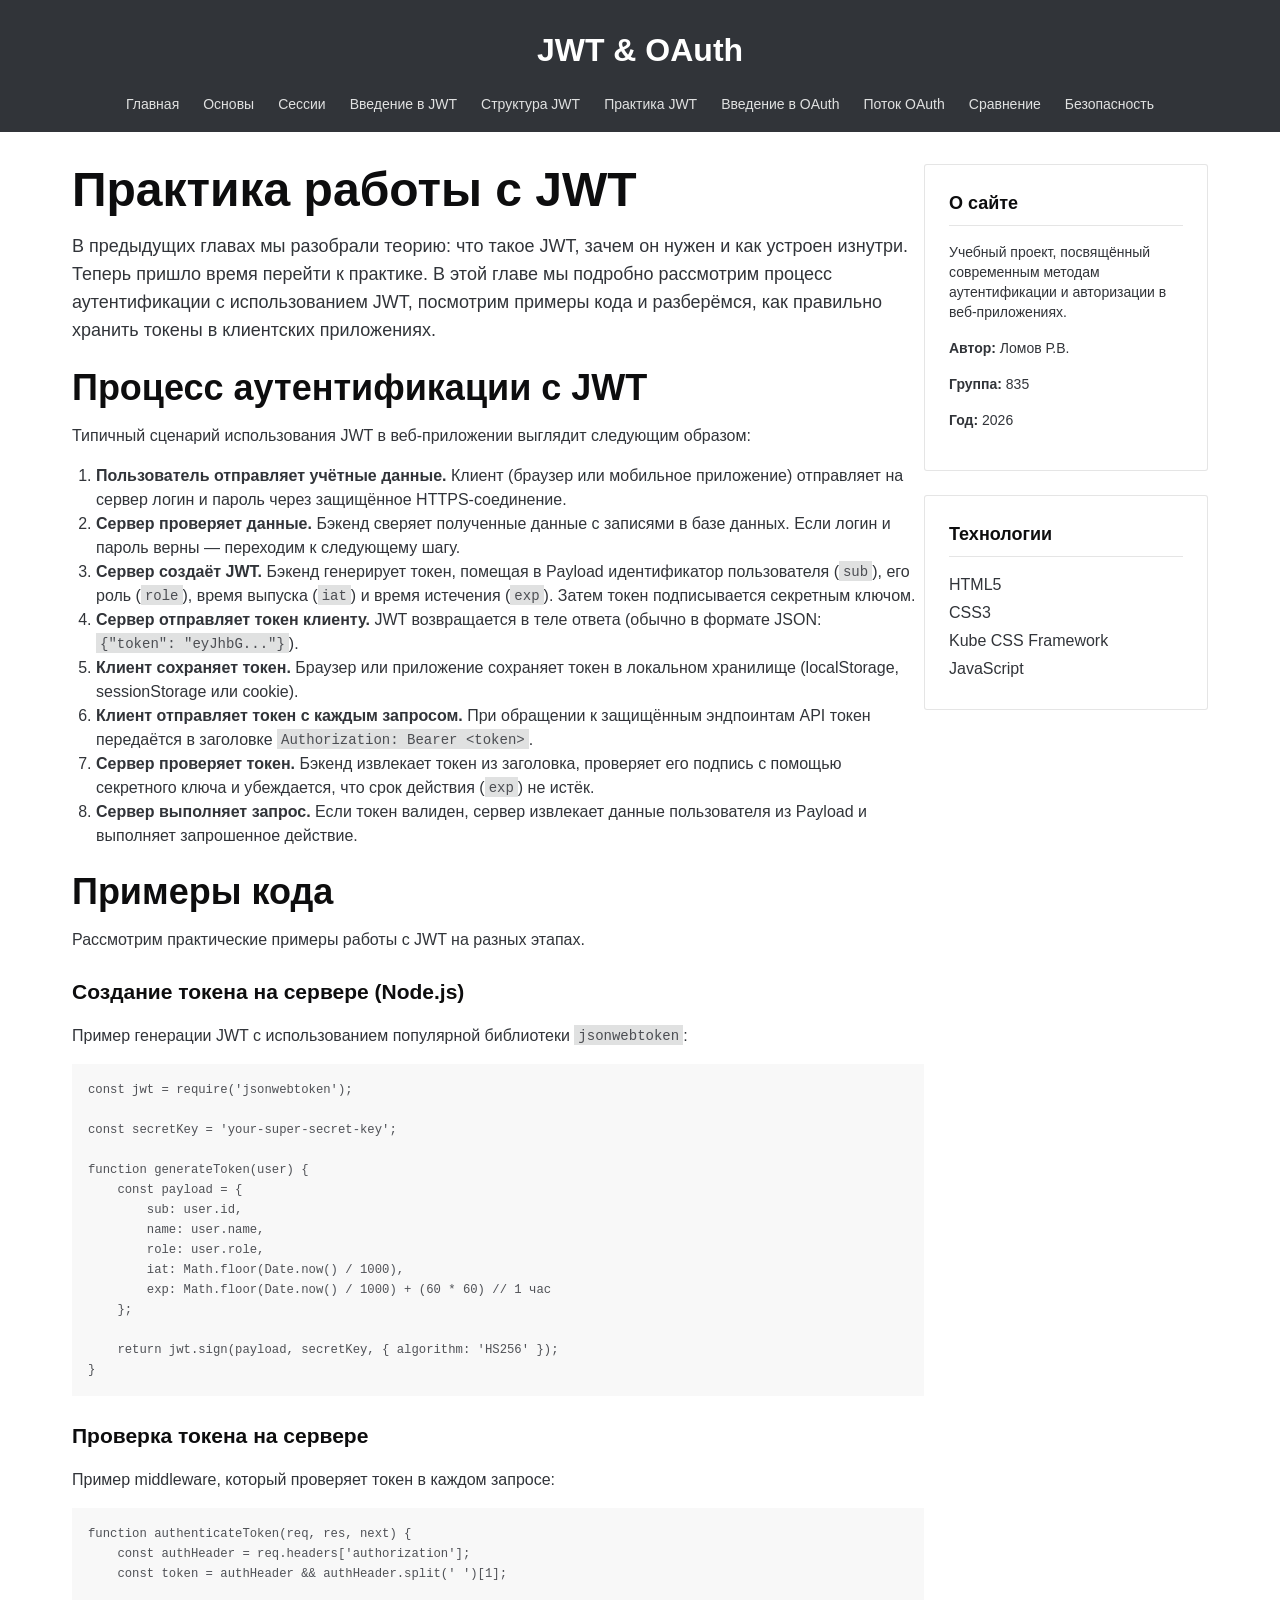
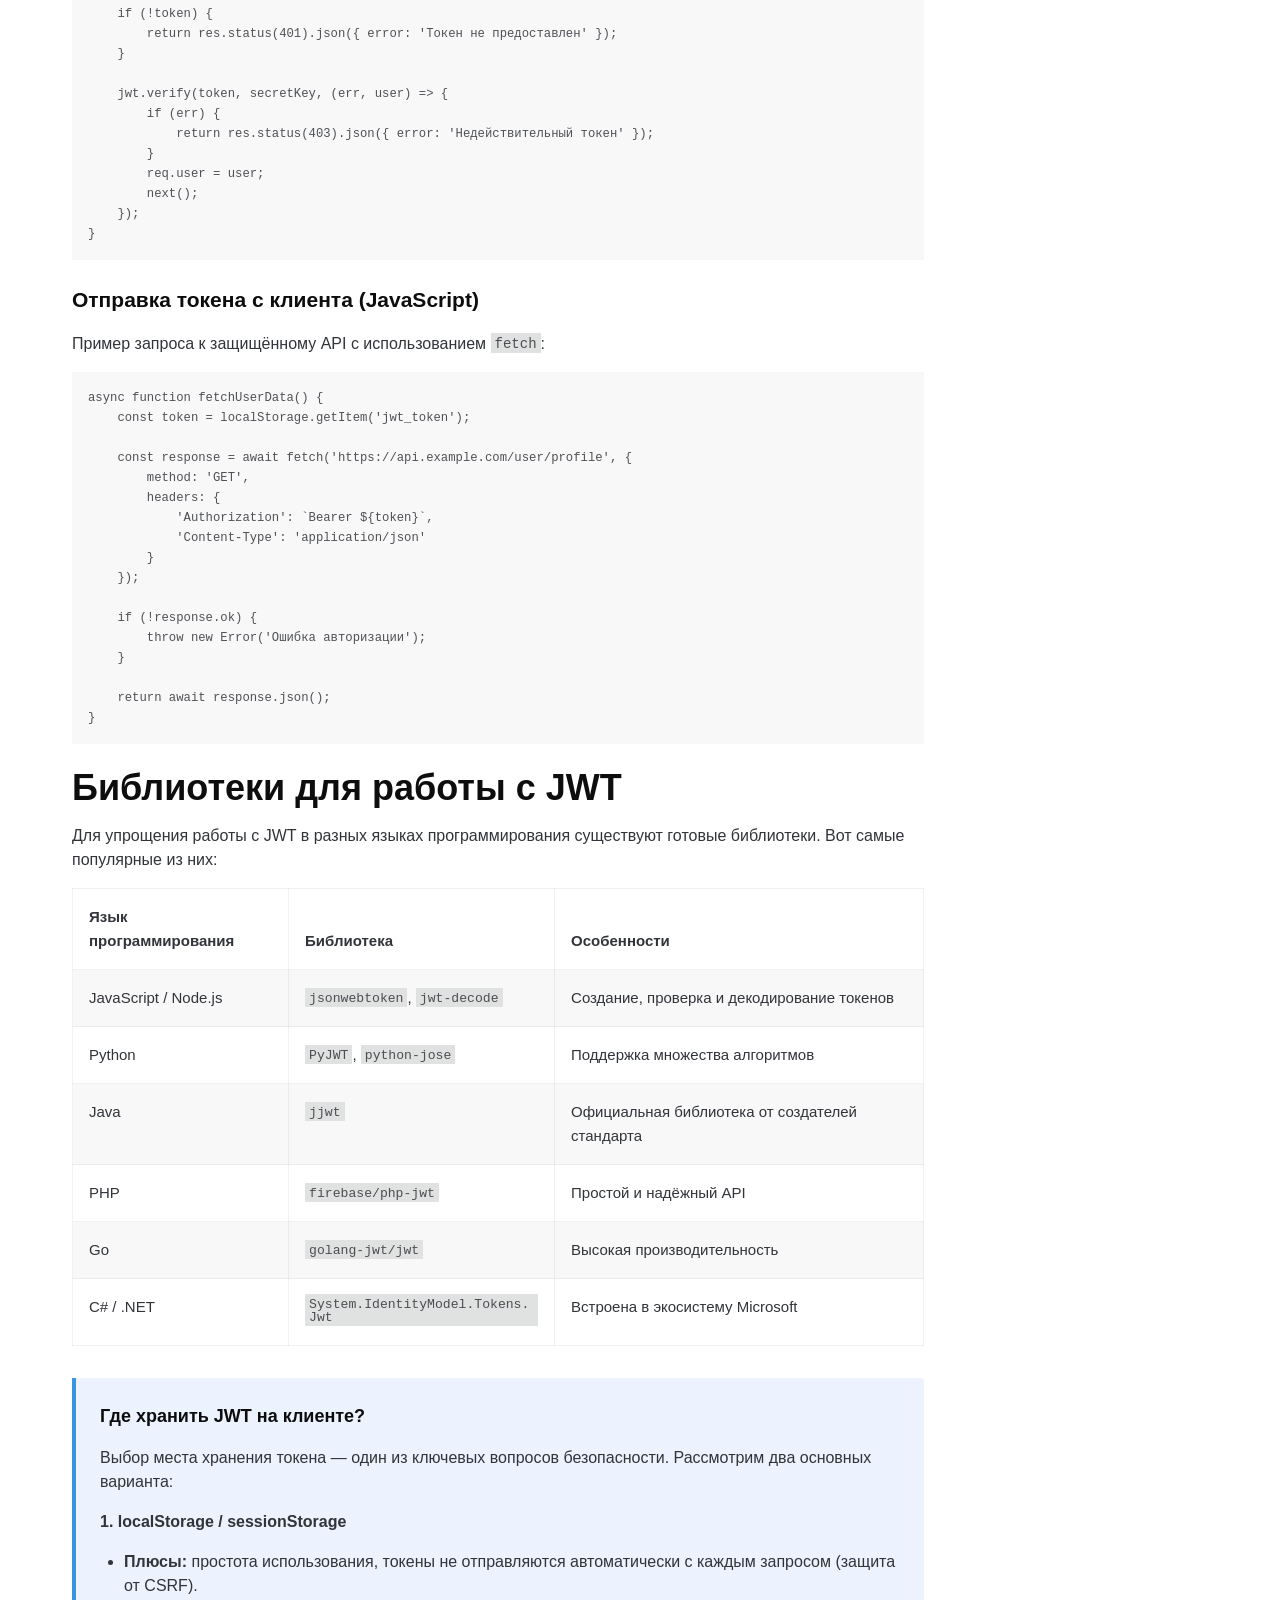
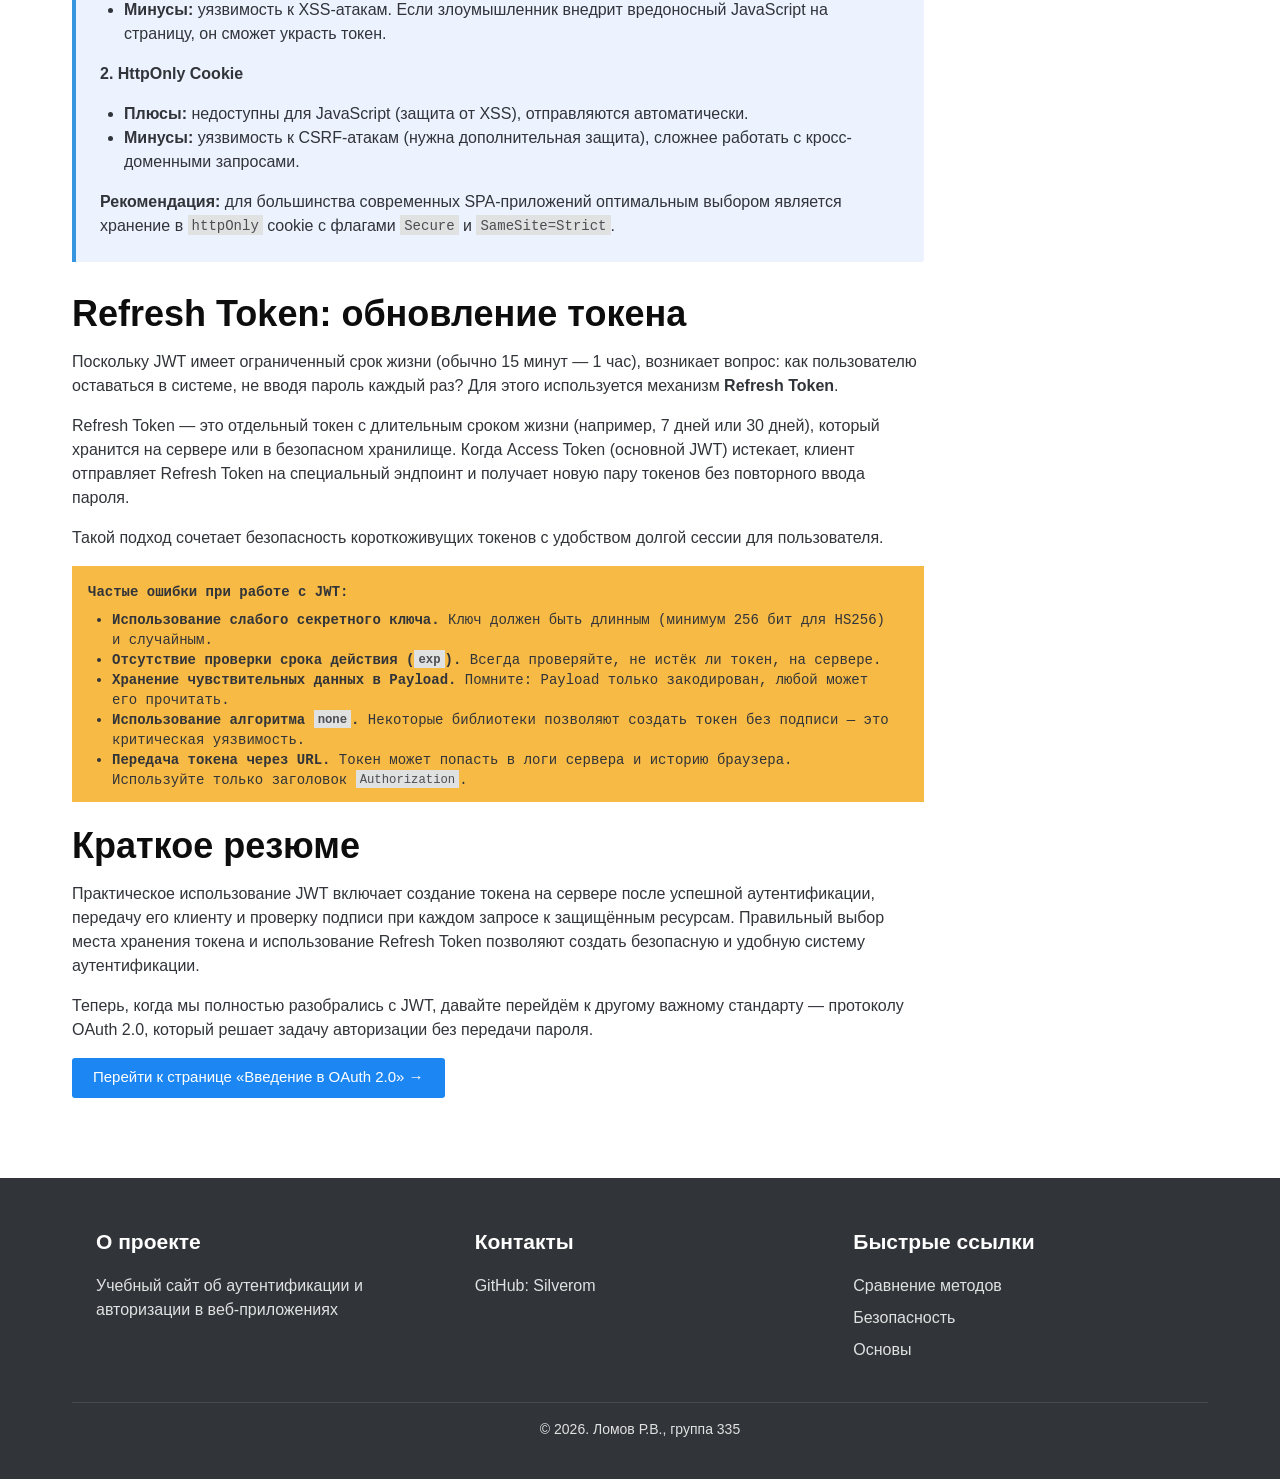
<file: pages/jwt-practice.html>
<!DOCTYPE html>
<html lang="ru">
<head>
    <meta charset="UTF-8">
    <meta name="viewport" content="width=device-width, initial-scale=1.0">
    <title>Практика работы с JWT</title>
    <link rel="stylesheet" href="../css/kube.min.css">
    <link rel="stylesheet" href="../css/style.css">
</head> 
<body>

    <!-- ========== ШАПКА САЙТА ========== -->
    <header class="site-header">
        <div class="container">
            <h1 class="site-logo">JWT & OAuth</h1>
            
            <!-- Кнопка бургер-меню (видна только на мобильных) -->
            <button class="menu-toggle" id="menuToggle" aria-label="Меню">
                <span></span>
                <span></span>
                <span></span>
            </button>
            
            <nav class="main-nav" id="mainNav">
                <ul class="unstyled nav-menu">
                    <li><a href="../index.html">Главная</a></li>
                    <li><a href="basics.html">Основы</a></li>
                    <li><a href="sessions.html">Сессии</a></li>
                    <li><a href="jwt-intro.html">Введение в JWT</a></li>
                    <li><a href="jwt-structure.html">Структура JWT</a></li>
                    <li><a href="jwt-practice.html">Практика JWT</a></li>
                    <li><a href="oauth-intro.html">Введение в OAuth</a></li>
                    <li><a href="oauth-flow.html">Поток OAuth</a></li>
                    <li><a href="comparison.html">Сравнение</a></li>
                    <li><a href="security.html">Безопасность</a></li>
                </ul>
            </nav>
        </div>
    </header>

    <!-- ========== ОСНОВНОЙ КОНТЕНТ ========== -->
    <div class="container">
        <div class="row">
            
            <main class="col-9">
                <h1>Практика работы с JWT</h1>
                
                <p class="big">В предыдущих главах мы разобрали теорию: что такое JWT, зачем он нужен и как устроен изнутри. Теперь пришло время перейти к практике. В этой главе мы подробно рассмотрим процесс аутентификации с использованием JWT, посмотрим примеры кода и разберёмся, как правильно хранить токены в клиентских приложениях.</p>

                <h2 class="h2">Процесс аутентификации с JWT</h2>
                
                <p>Типичный сценарий использования JWT в веб-приложении выглядит следующим образом:</p>
                
                <ol>
                    <li><strong>Пользователь отправляет учётные данные.</strong> Клиент (браузер или мобильное приложение) отправляет на сервер логин и пароль через защищённое HTTPS-соединение.</li>
                    <li><strong>Сервер проверяет данные.</strong> Бэкенд сверяет полученные данные с записями в базе данных. Если логин и пароль верны — переходим к следующему шагу.</li>
                    <li><strong>Сервер создаёт JWT.</strong> Бэкенд генерирует токен, помещая в Payload идентификатор пользователя (<code>sub</code>), его роль (<code>role</code>), время выпуска (<code>iat</code>) и время истечения (<code>exp</code>). Затем токен подписывается секретным ключом.</li>
                    <li><strong>Сервер отправляет токен клиенту.</strong> JWT возвращается в теле ответа (обычно в формате JSON: <code>{"token": "eyJhbG..."}</code>).</li>
                    <li><strong>Клиент сохраняет токен.</strong> Браузер или приложение сохраняет токен в локальном хранилище (localStorage, sessionStorage или cookie).</li>
                    <li><strong>Клиент отправляет токен с каждым запросом.</strong> При обращении к защищённым эндпоинтам API токен передаётся в заголовке <code>Authorization: Bearer &lt;token&gt;</code>.</li>
                    <li><strong>Сервер проверяет токен.</strong> Бэкенд извлекает токен из заголовка, проверяет его подпись с помощью секретного ключа и убеждается, что срок действия (<code>exp</code>) не истёк.</li>
                    <li><strong>Сервер выполняет запрос.</strong> Если токен валиден, сервер извлекает данные пользователя из Payload и выполняет запрошенное действие.</li>
                </ol>

                <h2 class="h2">Примеры кода</h2>
                
                <p>Рассмотрим практические примеры работы с JWT на разных этапах.</p>

                <h3 class="h4">Создание токена на сервере (Node.js)</h3>
                
                <p>Пример генерации JWT с использованием популярной библиотеки <code>jsonwebtoken</code>:</p>
                
                <pre><code>const jwt = require('jsonwebtoken');

const secretKey = 'your-super-secret-key';

function generateToken(user) {
    const payload = {
        sub: user.id,
        name: user.name,
        role: user.role,
        iat: Math.floor(Date.now() / 1000),
        exp: Math.floor(Date.now() / 1000) + (60 * 60) // 1 час
    };
    
    return jwt.sign(payload, secretKey, { algorithm: 'HS256' });
}</code></pre>

                <h3 class="h4">Проверка токена на сервере</h3>
                
                <p>Пример middleware, который проверяет токен в каждом запросе:</p>
                
                <pre><code>function authenticateToken(req, res, next) {
    const authHeader = req.headers['authorization'];
    const token = authHeader && authHeader.split(' ')[1];
    
    if (!token) {
        return res.status(401).json({ error: 'Токен не предоставлен' });
    }
    
    jwt.verify(token, secretKey, (err, user) => {
        if (err) {
            return res.status(403).json({ error: 'Недействительный токен' });
        }
        req.user = user;
        next();
    });
}</code></pre>

                <h3 class="h4">Отправка токена с клиента (JavaScript)</h3>
                
                <p>Пример запроса к защищённому API с использованием <code>fetch</code>:</p>
                
                <pre><code>async function fetchUserData() {
    const token = localStorage.getItem('jwt_token');
    
    const response = await fetch('https://api.example.com/user/profile', {
        method: 'GET',
        headers: {
            'Authorization': `Bearer ${token}`,
            'Content-Type': 'application/json'
        }
    });
    
    if (!response.ok) {
        throw new Error('Ошибка авторизации');
    }
    
    return await response.json();
}</code></pre>

                <h2 class="h2">Библиотеки для работы с JWT</h2>
                
                <p>Для упрощения работы с JWT в разных языках программирования существуют готовые библиотеки. Вот самые популярные из них:</p>
                
                <table class="bordered striped">
                    <thead>
                        <tr>
                            <th>Язык программирования</th>
                            <th>Библиотека</th>
                            <th>Особенности</th>
                        </tr>
                    </thead>
                    <tbody>
                        <tr>
                            <td>JavaScript / Node.js</td>
                            <td><code>jsonwebtoken</code>, <code>jwt-decode</code></td>
                            <td>Создание, проверка и декодирование токенов</td>
                        </tr>
                        <tr>
                            <td>Python</td>
                            <td><code>PyJWT</code>, <code>python-jose</code></td>
                            <td>Поддержка множества алгоритмов</td>
                        </tr>
                        <tr>
                            <td>Java</td>
                            <td><code>jjwt</code></td>
                            <td>Официальная библиотека от создателей стандарта</td>
                        </tr>
                        <tr>
                            <td>PHP</td>
                            <td><code>firebase/php-jwt</code></td>
                            <td>Простой и надёжный API</td>
                        </tr>
                        <tr>
                            <td>Go</td>
                            <td><code>golang-jwt/jwt</code></td>
                            <td>Высокая производительность</td>
                        </tr>
                        <tr>
                            <td>C# / .NET</td>
                            <td><code>System.IdentityModel.Tokens.Jwt</code></td>
                            <td>Встроена в экосистему Microsoft</td>
                        </tr>
                    </tbody>
                </table>

                <div class="info-box bg-highlight">
                    <h3 class="h5">Где хранить JWT на клиенте?</h3>
                    <p>Выбор места хранения токена — один из ключевых вопросов безопасности. Рассмотрим два основных варианта:</p>
                    
                    <p><strong>1. localStorage / sessionStorage</strong></p>
                    <ul>
                        <li><strong>Плюсы:</strong> простота использования, токены не отправляются автоматически с каждым запросом (защита от CSRF).</li>
                        <li><strong>Минусы:</strong> уязвимость к XSS-атакам. Если злоумышленник внедрит вредоносный JavaScript на страницу, он сможет украсть токен.</li>
                    </ul>
                    
                    <p><strong>2. HttpOnly Cookie</strong></p>
                    <ul>
                        <li><strong>Плюсы:</strong> недоступны для JavaScript (защита от XSS), отправляются автоматически.</li>
                        <li><strong>Минусы:</strong> уязвимость к CSRF-атакам (нужна дополнительная защита), сложнее работать с кросс-доменными запросами.</li>
                    </ul>
                    
                    <p class="end"><strong>Рекомендация:</strong> для большинства современных SPA-приложений оптимальным выбором является хранение в <code>httpOnly</code> cookie с флагами <code>Secure</code> и <code>SameSite=Strict</code>.</p>
                </div>

                <h2 class="h2">Refresh Token: обновление токена</h2>
                
                <p>Поскольку JWT имеет ограниченный срок жизни (обычно 15 минут — 1 час), возникает вопрос: как пользователю оставаться в системе, не вводя пароль каждый раз? Для этого используется механизм <strong>Refresh Token</strong>.</p>
                
                <p>Refresh Token — это отдельный токен с длительным сроком жизни (например, 7 дней или 30 дней), который хранится на сервере или в безопасном хранилище. Когда Access Token (основной JWT) истекает, клиент отправляет Refresh Token на специальный эндпоинт и получает новую пару токенов без повторного ввода пароля.</p>
                
                <p>Такой подход сочетает безопасность короткоживущих токенов с удобством долгой сессии для пользователя.</p>

                <div class="message warning">
                    <strong>Частые ошибки при работе с JWT:</strong>
                    <ul style="margin-top: 0.5rem; margin-bottom: 0;">
                        <li><strong>Использование слабого секретного ключа.</strong> Ключ должен быть длинным (минимум 256 бит для HS256) и случайным.</li>
                        <li><strong>Отсутствие проверки срока действия (<code>exp</code>).</strong> Всегда проверяйте, не истёк ли токен, на сервере.</li>
                        <li><strong>Хранение чувствительных данных в Payload.</strong> Помните: Payload только закодирован, любой может его прочитать.</li>
                        <li><strong>Использование алгоритма <code>none</code>.</strong> Некоторые библиотеки позволяют создать токен без подписи — это критическая уязвимость.</li>
                        <li><strong>Передача токена через URL.</strong> Токен может попасть в логи сервера и историю браузера. Используйте только заголовок <code>Authorization</code>.</li>
                    </ul>
                </div>

                <h2 class="h2">Краткое резюме</h2>
                
                <p>Практическое использование JWT включает создание токена на сервере после успешной аутентификации, передачу его клиенту и проверку подписи при каждом запросе к защищённым ресурсам. Правильный выбор места хранения токена и использование Refresh Token позволяют создать безопасную и удобную систему аутентификации.</p>
                
                <p>Теперь, когда мы полностью разобрались с JWT, давайте перейдём к другому важному стандарту — протоколу OAuth 2.0, который решает задачу авторизации без передачи пароля.</p>
                
                <p><a href="oauth-intro.html" class="button">Перейти к странице «Введение в OAuth 2.0» →</a></p>
                
            </main>

            <aside class="col-3 sidebar">
                <div class="sidebar-block">
                    <h3 class="h5">О сайте</h3>
                    <p class="small">Учебный проект, посвящённый современным методам аутентификации и авторизации в веб-приложениях.</p>
                    <p class="small"><strong>Автор:</strong> Ломов Р.В.</p>
                    <p class="small"><strong>Группа:</strong> 835</p>
                    <p class="small"><strong>Год:</strong> 2026</p>
                </div>

                <div class="sidebar-block">
                    <h3 class="h5">Технологии</h3>
                    <ul class="unstyled sidebar-nav">
                        <li>HTML5</li>
                        <li>CSS3</li>
                        <li>Kube CSS Framework</li>
                        <li>JavaScript</li>
                    </ul>
                </div>
            </aside>

        </div>
    </div>

    <!-- ========== ПОДВАЛ САЙТА ========== -->
    <footer class="site-footer">
        <div class="container">
            <div class="row">
                <div class="col-4">
                    <h4>О проекте</h4>
                    <p>Учебный сайт об аутентификации и авторизации в веб-приложениях</p>
                </div>
                <div class="col-4">
                    <h4>Контакты</h4>
                    <p><a href="https://github.com/Silverom" target="_blank" rel="noopener">GitHub: Silverom</a></p>
                </div>
                <div class="col-4">
                    <h4>Быстрые ссылки</h4>
                    <ul class="unstyled">
                        <li><a href="comparison.html">Сравнение методов</a></li>
                        <li><a href="security.html">Безопасность</a></li>
                        <li><a href="basics.html">Основы</a></li>
                    </ul>
                </div>
            </div>
            <hr>
            <p class="text-center small">&copy; 2026. Ломов Р.В., группа 335</p>
        </div>
    </footer>

    <!-- Скрипт для работы мобильного меню -->
    <script src="../js/main.js"></script>

</body>
</html>
</file>
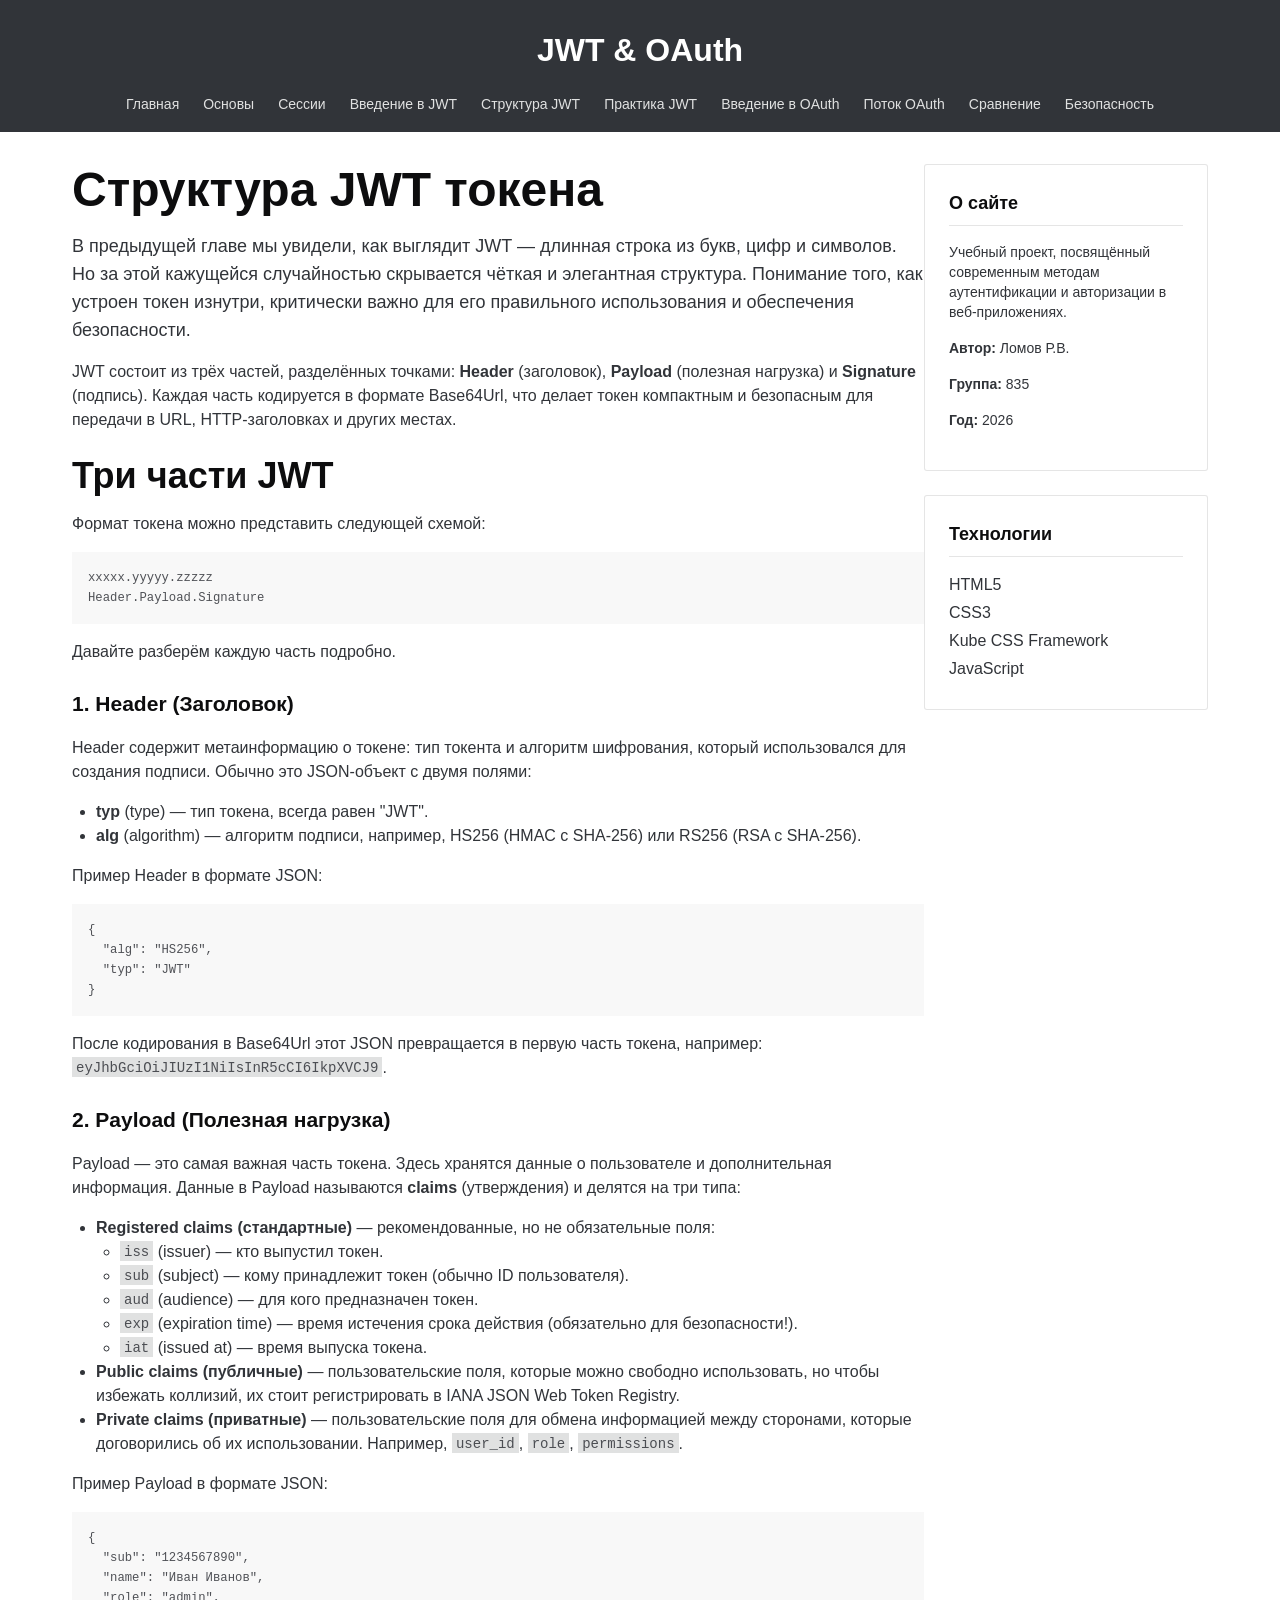
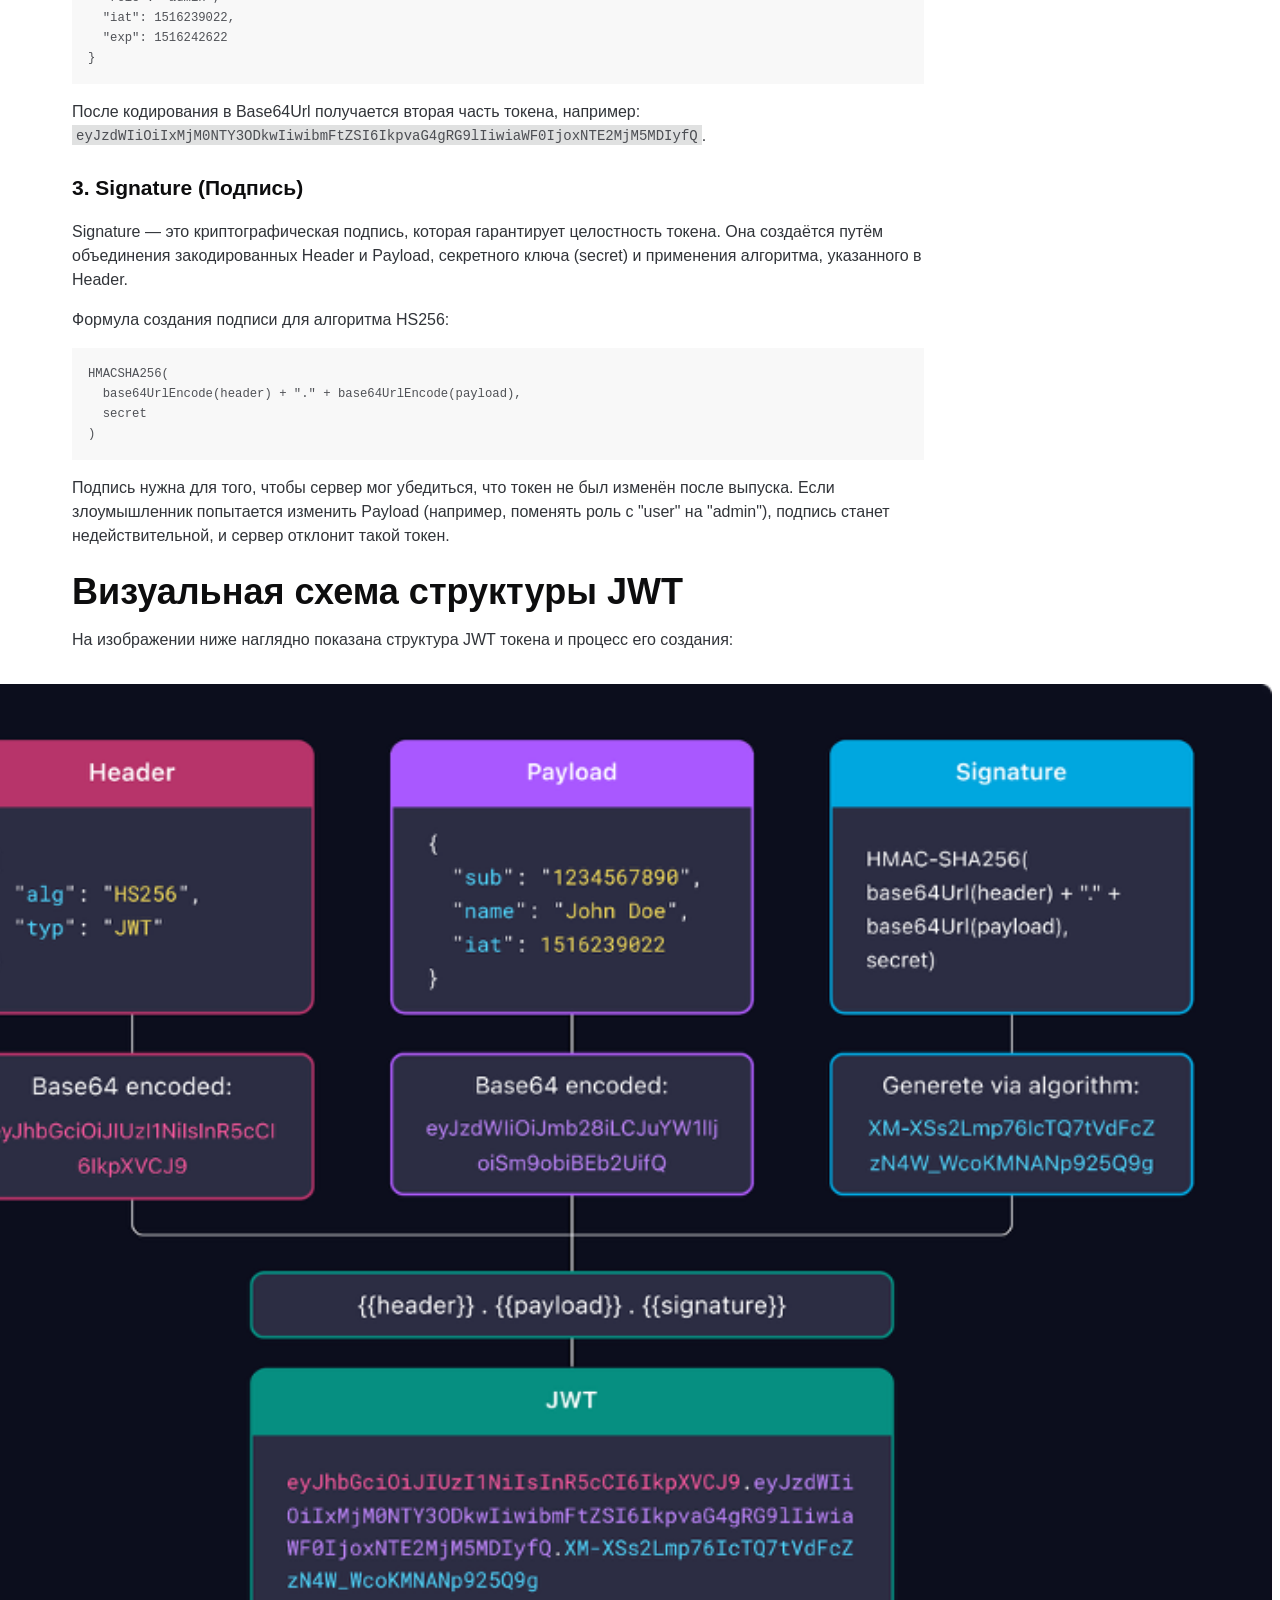
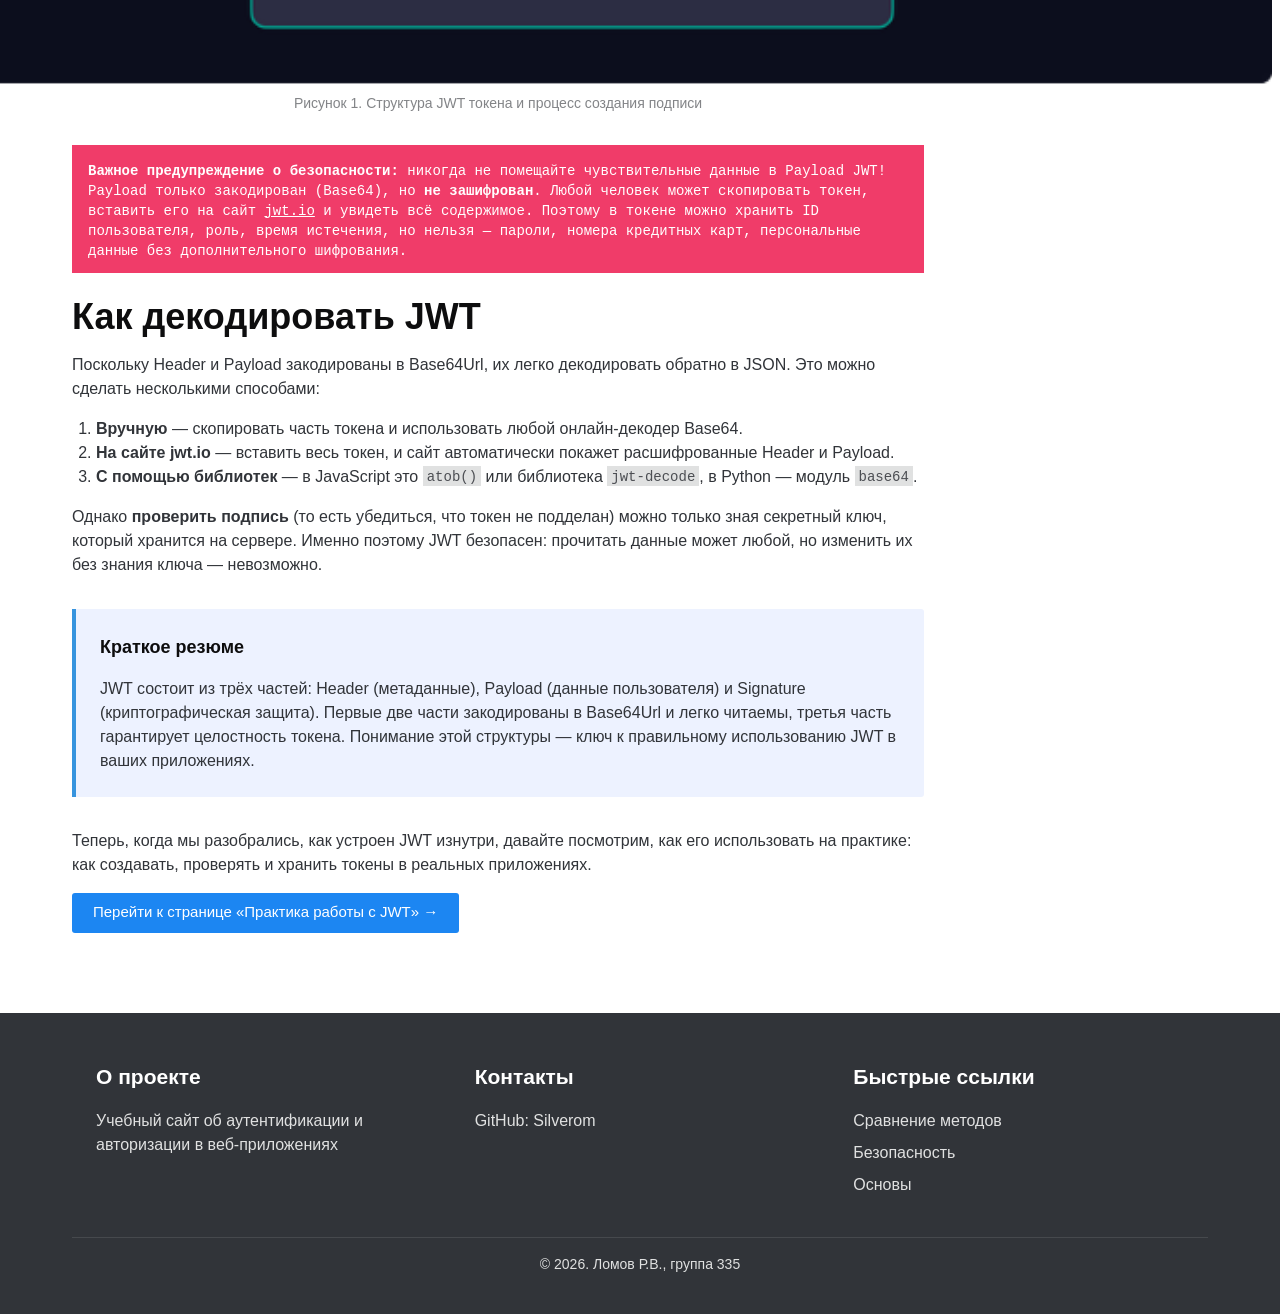
<file: pages/jwt-structure.html>
<!DOCTYPE html>
<html lang="ru">
<head>
    <meta charset="UTF-8">
    <meta name="viewport" content="width=device-width, initial-scale=1.0">
    <title>Структура JWT токена</title>
    <link rel="stylesheet" href="../css/kube.min.css">
    <link rel="stylesheet" href="../css/style.css">
</head> 
<body>

    <!-- ========== ШАПКА САЙТА ========== -->
    <header class="site-header">
        <div class="container">
            <h1 class="site-logo">JWT & OAuth</h1>
            
            <!-- Кнопка бургер-меню (видна только на мобильных) -->
            <button class="menu-toggle" id="menuToggle" aria-label="Меню">
                <span></span>
                <span></span>
                <span></span>
            </button>
            
            <nav class="main-nav" id="mainNav">
                <ul class="unstyled nav-menu">
                    <li><a href="../index.html">Главная</a></li>
                    <li><a href="basics.html">Основы</a></li>
                    <li><a href="sessions.html">Сессии</a></li>
                    <li><a href="jwt-intro.html">Введение в JWT</a></li>
                    <li><a href="jwt-structure.html">Структура JWT</a></li>
                    <li><a href="jwt-practice.html">Практика JWT</a></li>
                    <li><a href="oauth-intro.html">Введение в OAuth</a></li>
                    <li><a href="oauth-flow.html">Поток OAuth</a></li>
                    <li><a href="comparison.html">Сравнение</a></li>
                    <li><a href="security.html">Безопасность</a></li>
                </ul>
            </nav>
        </div>
    </header>

    <!-- ========== ОСНОВНОЙ КОНТЕНТ ========== -->
    <div class="container">
        <div class="row">
            
            <main class="col-9">
                <h1>Структура JWT токена</h1>
                
                <p class="big">В предыдущей главе мы увидели, как выглядит JWT — длинная строка из букв, цифр и символов. Но за этой кажущейся случайностью скрывается чёткая и элегантная структура. Понимание того, как устроен токен изнутри, критически важно для его правильного использования и обеспечения безопасности.</p>
                
                <p>JWT состоит из трёх частей, разделённых точками: <strong>Header</strong> (заголовок), <strong>Payload</strong> (полезная нагрузка) и <strong>Signature</strong> (подпись). Каждая часть кодируется в формате Base64Url, что делает токен компактным и безопасным для передачи в URL, HTTP-заголовках и других местах.</p>

                <h2 class="h2">Три части JWT</h2>
                
                <p>Формат токена можно представить следующей схемой:</p>
                
                <pre><code>xxxxx.yyyyy.zzzzz
Header.Payload.Signature</code></pre>
                
                <p>Давайте разберём каждую часть подробно.</p>

                <h3 class="h4">1. Header (Заголовок)</h3>
                
                <p>Header содержит метаинформацию о токене: тип токента и алгоритм шифрования, который использовался для создания подписи. Обычно это JSON-объект с двумя полями:</p>
                
                <ul>
                    <li><strong>typ</strong> (type) — тип токена, всегда равен "JWT".</li>
                    <li><strong>alg</strong> (algorithm) — алгоритм подписи, например, HS256 (HMAC с SHA-256) или RS256 (RSA с SHA-256).</li>
                </ul>
                
                <p>Пример Header в формате JSON:</p>
                
                <pre><code>{
  "alg": "HS256",
  "typ": "JWT"
}</code></pre>
                
                <p>После кодирования в Base64Url этот JSON превращается в первую часть токена, например: <code>eyJhbGciOiJIUzI1NiIsInR5cCI6IkpXVCJ9</code>.</p>

                <h3 class="h4">2. Payload (Полезная нагрузка)</h3>
                
                <p>Payload — это самая важная часть токена. Здесь хранятся данные о пользователе и дополнительная информация. Данные в Payload называются <strong>claims</strong> (утверждения) и делятся на три типа:</p>
                
                <ul>
                    <li><strong>Registered claims (стандартные)</strong> — рекомендованные, но не обязательные поля:
                        <ul>
                            <li><code>iss</code> (issuer) — кто выпустил токен.</li>
                            <li><code>sub</code> (subject) — кому принадлежит токен (обычно ID пользователя).</li>
                            <li><code>aud</code> (audience) — для кого предназначен токен.</li>
                            <li><code>exp</code> (expiration time) — время истечения срока действия (обязательно для безопасности!).</li>
                            <li><code>iat</code> (issued at) — время выпуска токена.</li>
                        </ul>
                    </li>
                    <li><strong>Public claims (публичные)</strong> — пользовательские поля, которые можно свободно использовать, но чтобы избежать коллизий, их стоит регистрировать в IANA JSON Web Token Registry.</li>
                    <li><strong>Private claims (приватные)</strong> — пользовательские поля для обмена информацией между сторонами, которые договорились об их использовании. Например, <code>user_id</code>, <code>role</code>, <code>permissions</code>.</li>
                </ul>
                
                <p>Пример Payload в формате JSON:</p>
                
                <pre><code>{
  "sub": "1234567890",
  "name": "Иван Иванов",
  "role": "admin",
  "iat": 1516239022,
  "exp": 1516242622
}</code></pre>
                
                <p>После кодирования в Base64Url получается вторая часть токена, например: <code>eyJzdWIiOiIxMjM0NTY3ODkwIiwibmFtZSI6IkpvaG4gRG9lIiwiaWF0IjoxNTE2MjM5MDIyfQ</code>.</p>

                <h3 class="h4">3. Signature (Подпись)</h3>
                
                <p>Signature — это криптографическая подпись, которая гарантирует целостность токена. Она создаётся путём объединения закодированных Header и Payload, секретного ключа (secret) и применения алгоритма, указанного в Header.</p>
                
                <p>Формула создания подписи для алгоритма HS256:</p>
                
                <pre><code>HMACSHA256(
  base64UrlEncode(header) + "." + base64UrlEncode(payload),
  secret
)</code></pre>
                
                <p>Подпись нужна для того, чтобы сервер мог убедиться, что токен не был изменён после выпуска. Если злоумышленник попытается изменить Payload (например, поменять роль с "user" на "admin"), подпись станет недействительной, и сервер отклонит такой токен.</p>

                <h2 class="h2">Визуальная схема структуры JWT</h2>
                
                <p>На изображении ниже наглядно показана структура JWT токена и процесс его создания:</p>
                
                <figure>
                    <img src="../image/JWT_Tokken.png" 
                        srcset="../image/JWT_Tokken.png 1400w"
                        sizes="(max-width: 768px) 100vw, (max-width: 992px) 80vw, 1400px"
                        alt="Схема структуры JWT токена: Header, Payload и Signature" 
                        title="Структура JWT токена"
                        class="diagram-image">
                    <figcaption class="small text-center">Рисунок 1. Структура JWT токена и процесс создания подписи</figcaption>
                </figure>

                <div class="message error">
                    <strong>Важное предупреждение о безопасности:</strong> никогда не помещайте чувствительные данные в Payload JWT! Payload только закодирован (Base64), но <strong>не зашифрован</strong>. Любой человек может скопировать токен, вставить его на сайт <a href="https://jwt.io" target="_blank">jwt.io</a> и увидеть всё содержимое. Поэтому в токене можно хранить ID пользователя, роль, время истечения, но нельзя — пароли, номера кредитных карт, персональные данные без дополнительного шифрования.
                </div>

                <h2 class="h2">Как декодировать JWT</h2>
                
                <p>Поскольку Header и Payload закодированы в Base64Url, их легко декодировать обратно в JSON. Это можно сделать несколькими способами:</p>
                
                <ol>
                    <li><strong>Вручную</strong> — скопировать часть токена и использовать любой онлайн-декодер Base64.</li>
                    <li><strong>На сайте jwt.io</strong> — вставить весь токен, и сайт автоматически покажет расшифрованные Header и Payload.</li>
                    <li><strong>С помощью библиотек</strong> — в JavaScript это <code>atob()</code> или библиотека <code>jwt-decode</code>, в Python — модуль <code>base64</code>.</li>
                </ol>
                
                <p>Однако <strong>проверить подпись</strong> (то есть убедиться, что токен не подделан) можно только зная секретный ключ, который хранится на сервере. Именно поэтому JWT безопасен: прочитать данные может любой, но изменить их без знания ключа — невозможно.</p>

                <div class="info-box bg-highlight">
                    <h3 class="h5">Краткое резюме</h3>
                    <p class="end">JWT состоит из трёх частей: Header (метаданные), Payload (данные пользователя) и Signature (криптографическая защита). Первые две части закодированы в Base64Url и легко читаемы, третья часть гарантирует целостность токена. Понимание этой структуры — ключ к правильному использованию JWT в ваших приложениях.</p>
                </div>

                <p>Теперь, когда мы разобрались, как устроен JWT изнутри, давайте посмотрим, как его использовать на практике: как создавать, проверять и хранить токены в реальных приложениях.</p>
                
                <p><a href="jwt-practice.html" class="button">Перейти к странице «Практика работы с JWT» →</a></p>
                
            </main>

            <aside class="col-3 sidebar">
                <div class="sidebar-block">
                    <h3 class="h5">О сайте</h3>
                    <p class="small">Учебный проект, посвящённый современным методам аутентификации и авторизации в веб-приложениях.</p>
                    <p class="small"><strong>Автор:</strong> Ломов Р.В.</p>
                    <p class="small"><strong>Группа:</strong> 835</p>
                    <p class="small"><strong>Год:</strong> 2026</p>
                </div>

                <div class="sidebar-block">
                    <h3 class="h5">Технологии</h3>
                    <ul class="unstyled sidebar-nav">
                        <li>HTML5</li>
                        <li>CSS3</li>
                        <li>Kube CSS Framework</li>
                        <li>JavaScript</li>
                    </ul>
                </div>
            </aside>

        </div>
    </div>

    <!-- ========== ПОДВАЛ САЙТА ========== -->
    <footer class="site-footer">
        <div class="container">
            <div class="row">
                <div class="col-4">
                    <h4>О проекте</h4>
                    <p>Учебный сайт об аутентификации и авторизации в веб-приложениях</p>
                </div>
                <div class="col-4">
                    <h4>Контакты</h4>
                    <p><a href="https://github.com/Silverom" target="_blank" rel="noopener">GitHub: Silverom</a></p>
                </div>
                <div class="col-4">
                    <h4>Быстрые ссылки</h4>
                    <ul class="unstyled">
                        <li><a href="comparison.html">Сравнение методов</a></li>
                        <li><a href="security.html">Безопасность</a></li>
                        <li><a href="basics.html">Основы</a></li>
                    </ul>
                </div>
            </div>
            <hr>
            <p class="text-center small">&copy; 2026. Ломов Р.В., группа 335</p>
        </div>
    </footer>

    <!-- Скрипт для работы мобильного меню -->
    <script src="../js/main.js"></script>

</body>
</html>
</file>
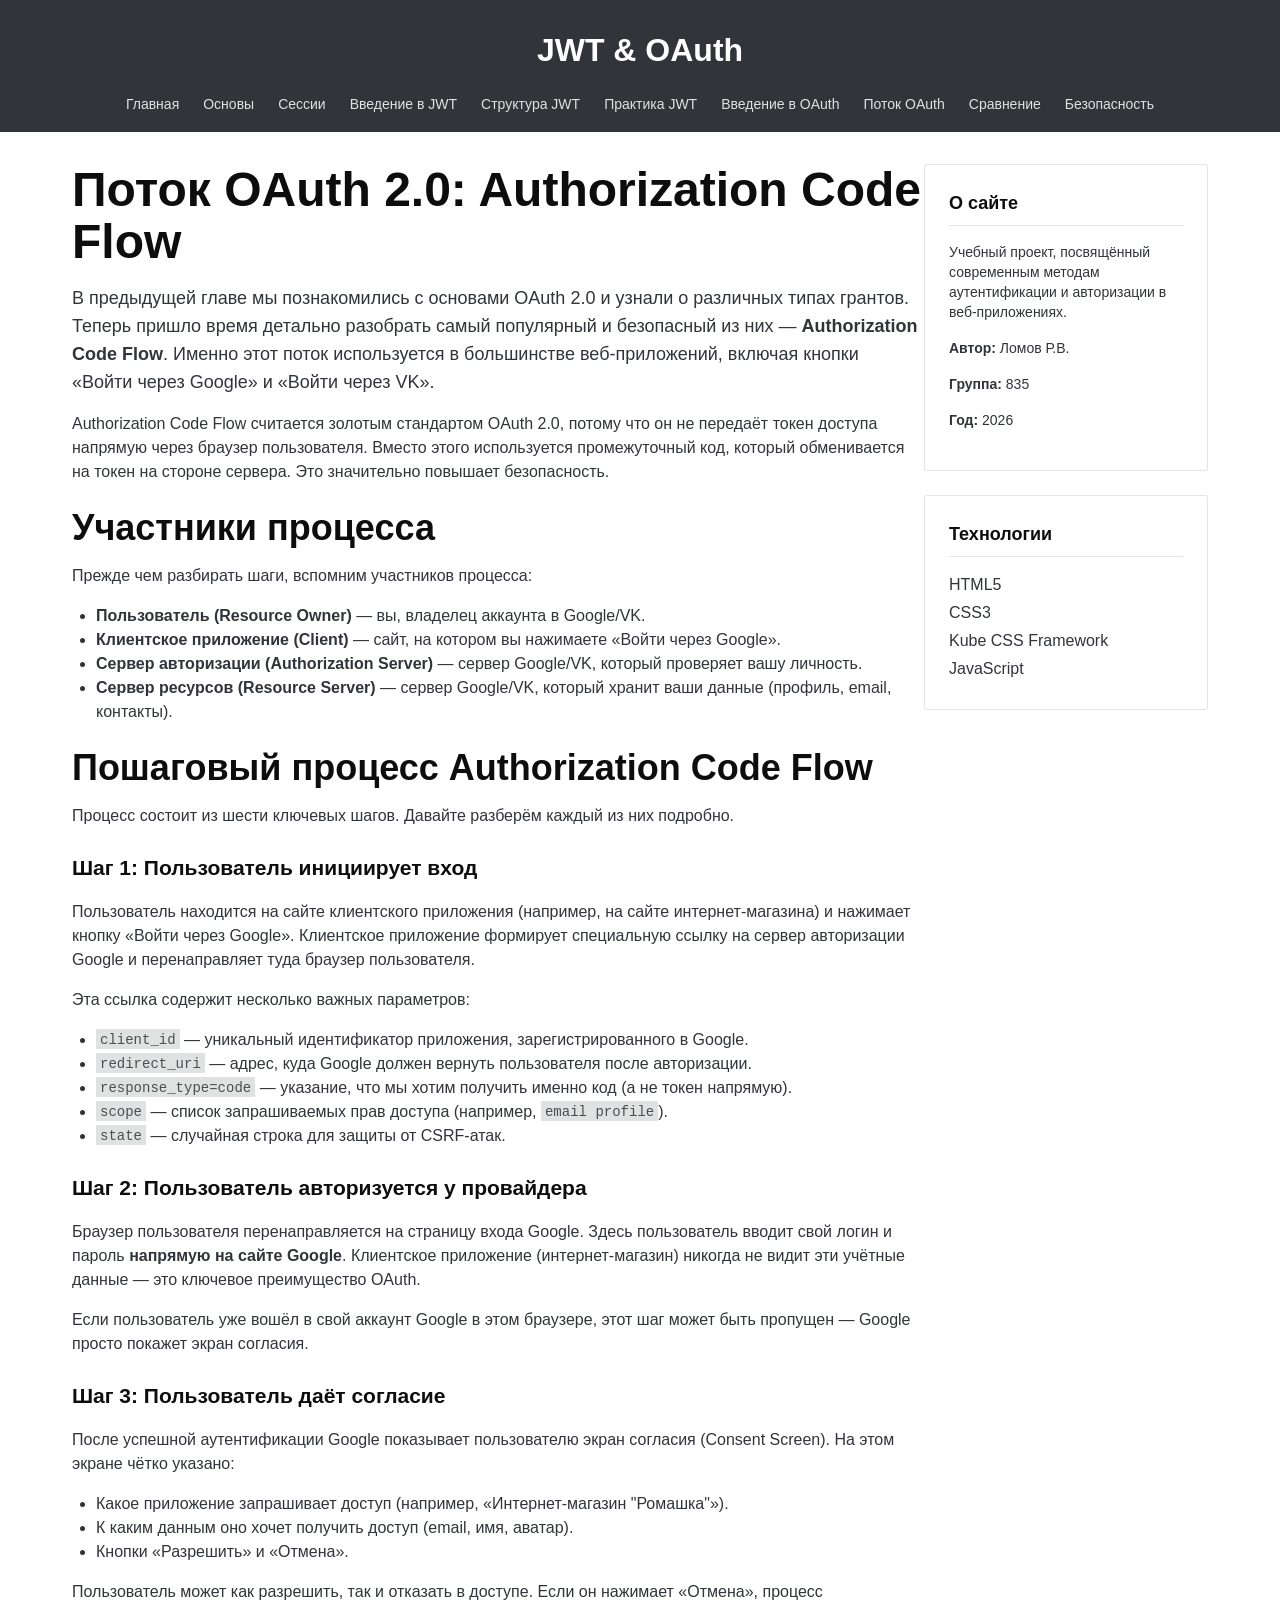
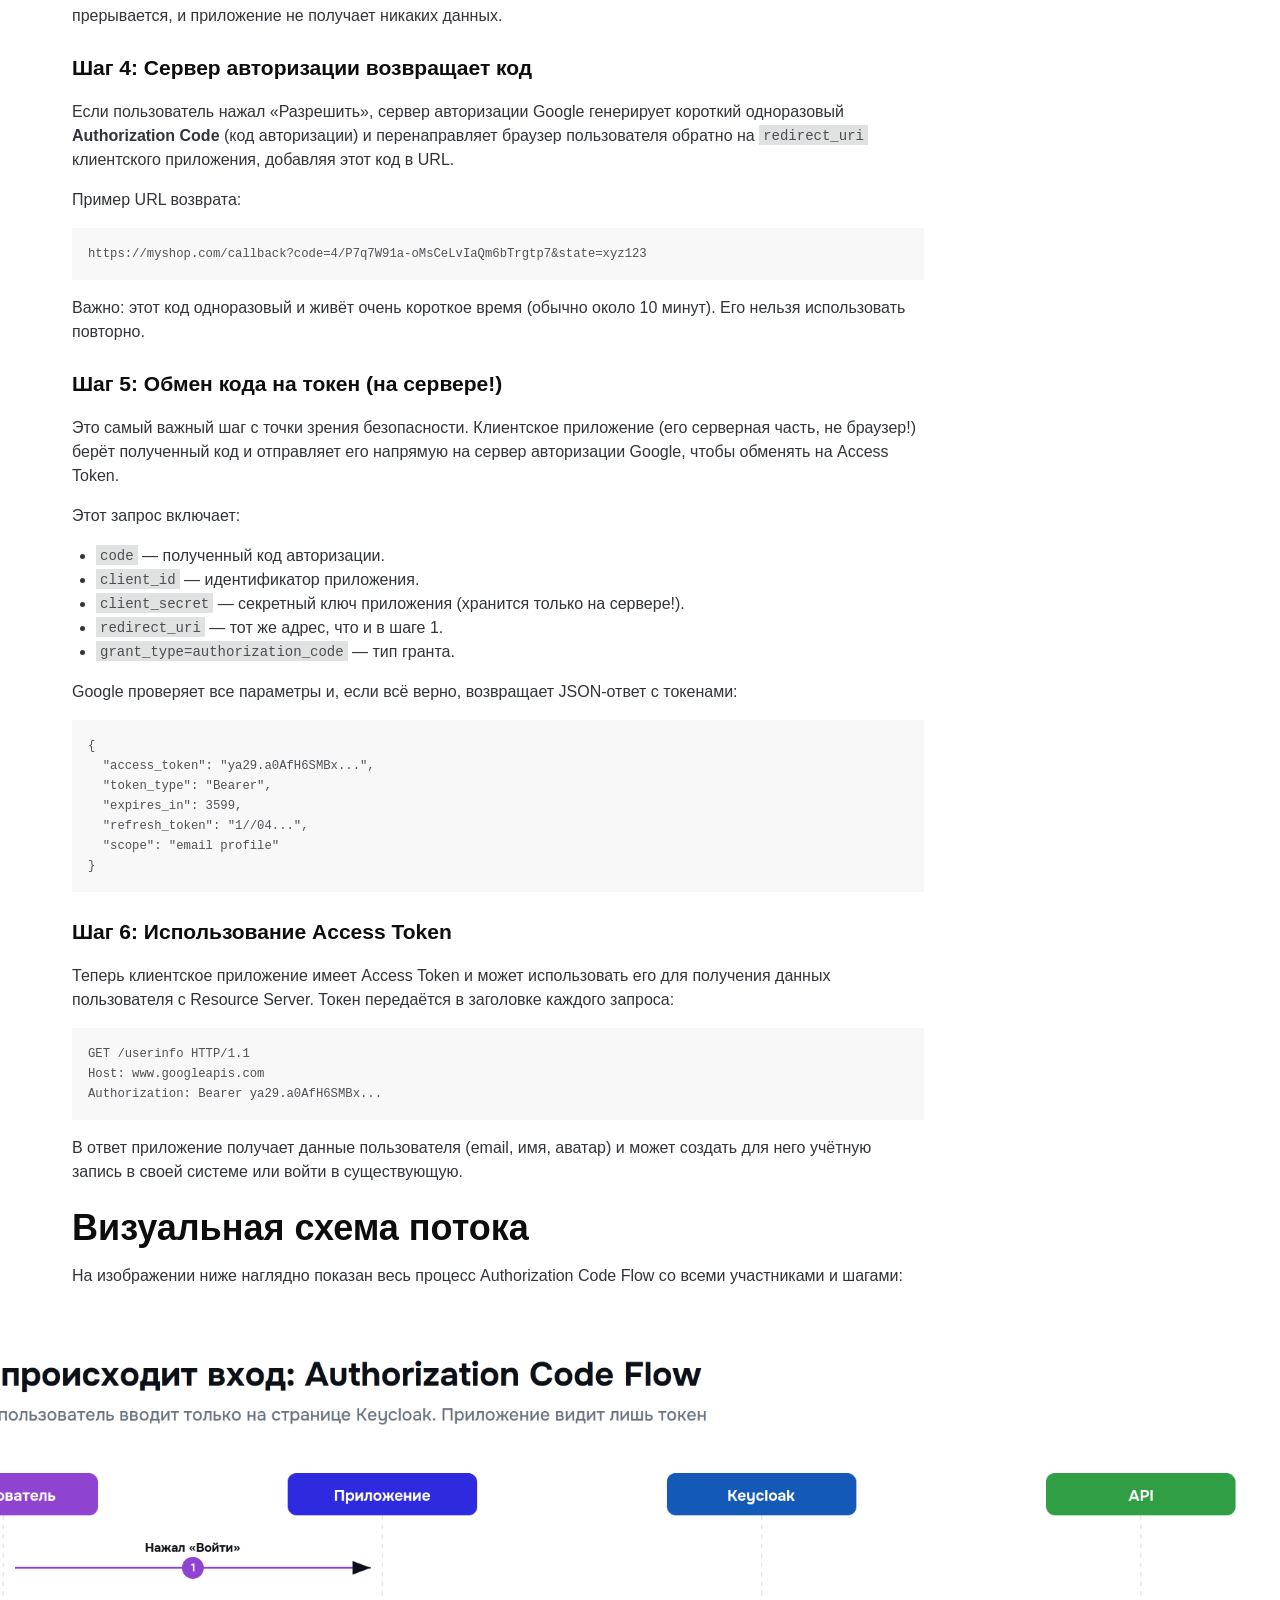
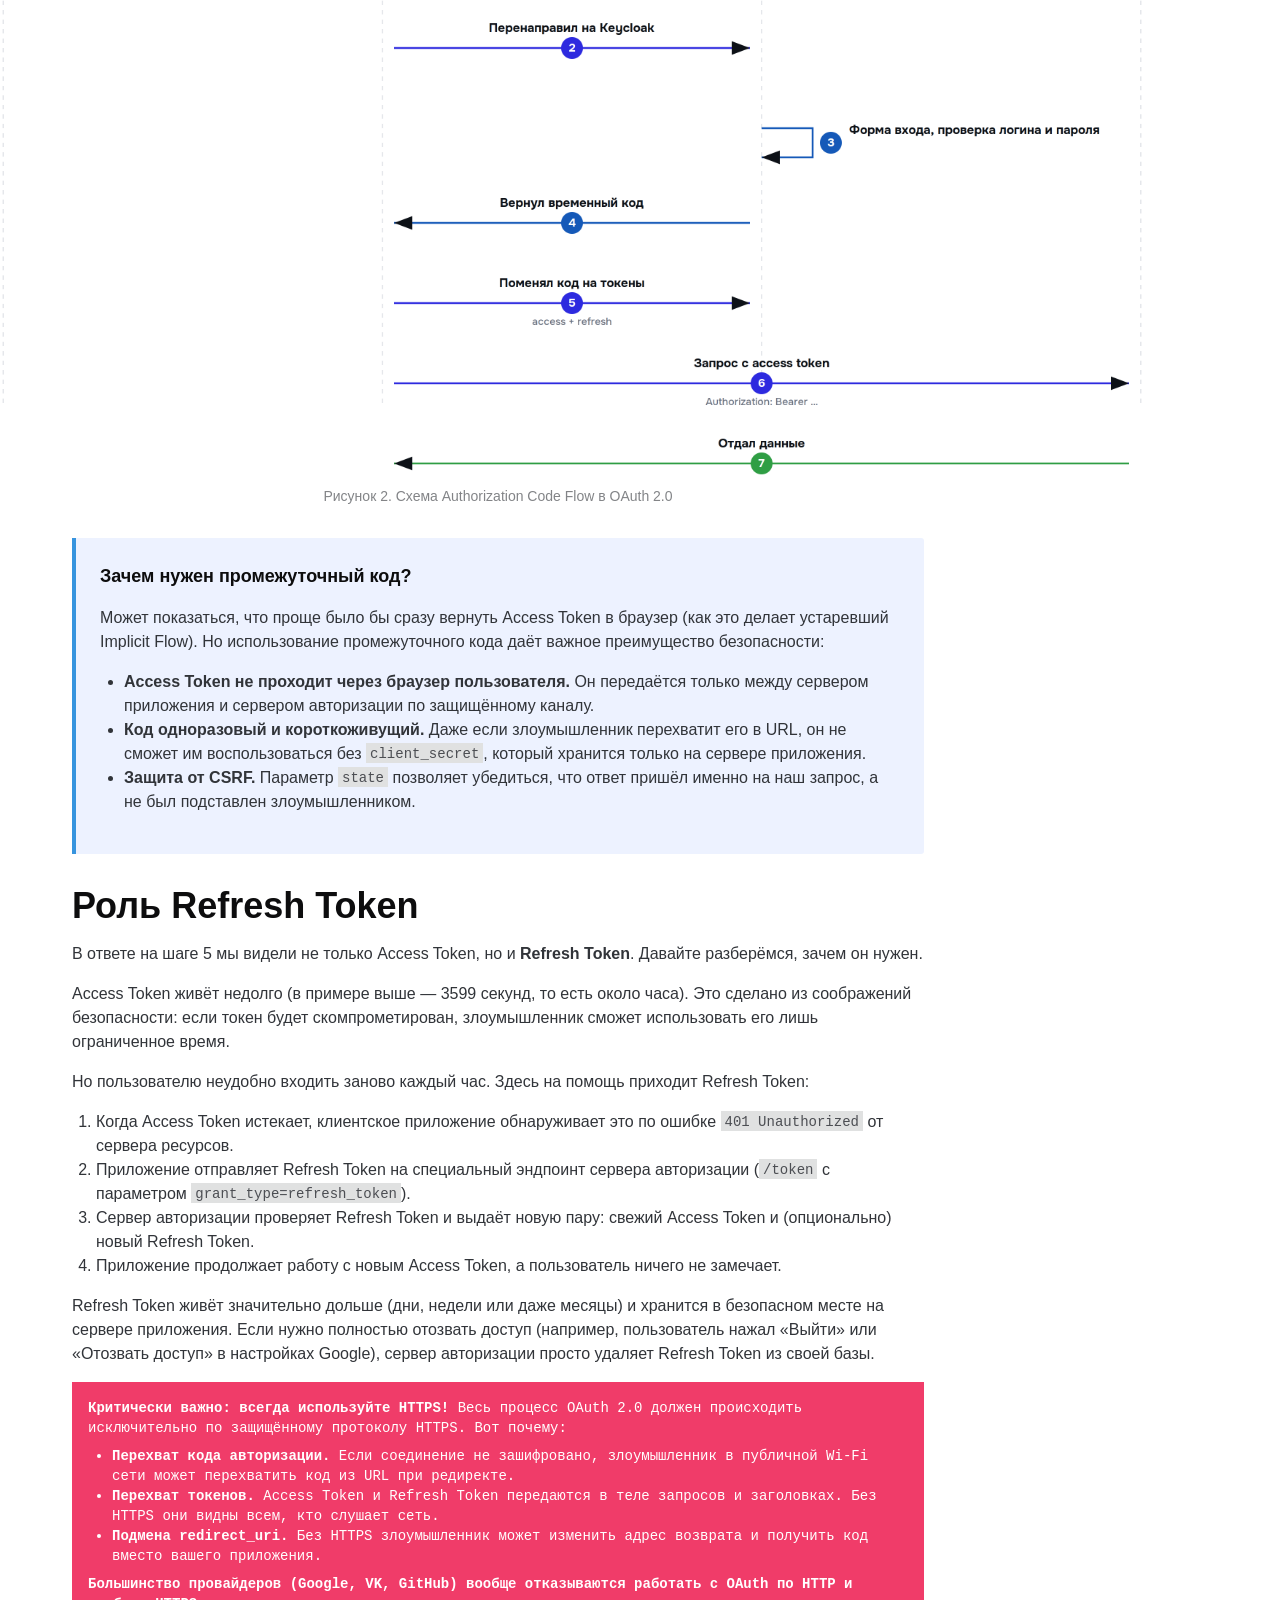
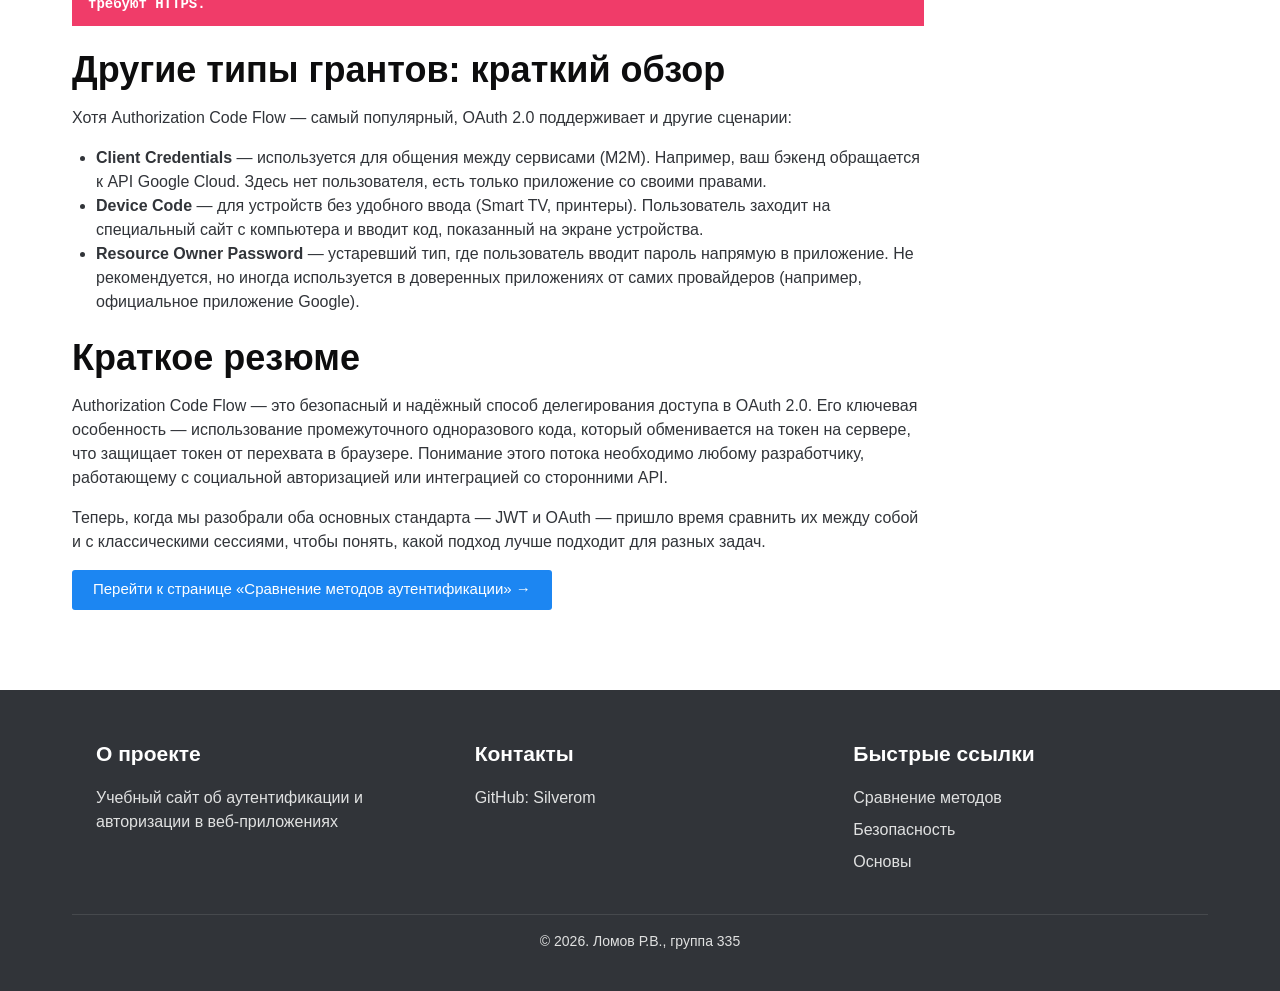
<file: pages/oauth-flow.html>
<!DOCTYPE html>
<html lang="ru">
<head>
    <meta charset="UTF-8">
    <meta name="viewport" content="width=device-width, initial-scale=1.0">
    <title>Поток OAuth 2.0</title>
    <link rel="stylesheet" href="../css/kube.min.css">
    <link rel="stylesheet" href="../css/style.css">
</head> 
<body>

    <!-- ========== ШАПКА САЙТА ========== -->
    <header class="site-header">
        <div class="container">
            <h1 class="site-logo">JWT & OAuth</h1>
            
            <!-- Кнопка бургер-меню (видна только на мобильных) -->
            <button class="menu-toggle" id="menuToggle" aria-label="Меню">
                <span></span>
                <span></span>
                <span></span>
            </button>
            
            <nav class="main-nav" id="mainNav">
                <ul class="unstyled nav-menu">
                    <li><a href="../index.html">Главная</a></li>
                    <li><a href="basics.html">Основы</a></li>
                    <li><a href="sessions.html">Сессии</a></li>
                    <li><a href="jwt-intro.html">Введение в JWT</a></li>
                    <li><a href="jwt-structure.html">Структура JWT</a></li>
                    <li><a href="jwt-practice.html">Практика JWT</a></li>
                    <li><a href="oauth-intro.html">Введение в OAuth</a></li>
                    <li><a href="oauth-flow.html">Поток OAuth</a></li>
                    <li><a href="comparison.html">Сравнение</a></li>
                    <li><a href="security.html">Безопасность</a></li>
                </ul>
            </nav>
        </div>
    </header>

    <!-- ========== ОСНОВНОЙ КОНТЕНТ ========== -->
    <div class="container">
        <div class="row">
            
            <main class="col-9">
                <h1>Поток OAuth 2.0: Authorization Code Flow</h1>
                
                <p class="big">В предыдущей главе мы познакомились с основами OAuth 2.0 и узнали о различных типах грантов. Теперь пришло время детально разобрать самый популярный и безопасный из них — <strong>Authorization Code Flow</strong>. Именно этот поток используется в большинстве веб-приложений, включая кнопки «Войти через Google» и «Войти через VK».</p>
                
                <p>Authorization Code Flow считается золотым стандартом OAuth 2.0, потому что он не передаёт токен доступа напрямую через браузер пользователя. Вместо этого используется промежуточный код, который обменивается на токен на стороне сервера. Это значительно повышает безопасность.</p>

                <h2 class="h2">Участники процесса</h2>
                
                <p>Прежде чем разбирать шаги, вспомним участников процесса:</p>
                
                <ul>
                    <li><strong>Пользователь (Resource Owner)</strong> — вы, владелец аккаунта в Google/VK.</li>
                    <li><strong>Клиентское приложение (Client)</strong> — сайт, на котором вы нажимаете «Войти через Google».</li>
                    <li><strong>Сервер авторизации (Authorization Server)</strong> — сервер Google/VK, который проверяет вашу личность.</li>
                    <li><strong>Сервер ресурсов (Resource Server)</strong> — сервер Google/VK, который хранит ваши данные (профиль, email, контакты).</li>
                </ul>

                <h2 class="h2">Пошаговый процесс Authorization Code Flow</h2>
                
                <p>Процесс состоит из шести ключевых шагов. Давайте разберём каждый из них подробно.</p>

                <h3 class="h4">Шаг 1: Пользователь инициирует вход</h3>
                
                <p>Пользователь находится на сайте клиентского приложения (например, на сайте интернет-магазина) и нажимает кнопку «Войти через Google». Клиентское приложение формирует специальную ссылку на сервер авторизации Google и перенаправляет туда браузер пользователя.</p>
                
                <p>Эта ссылка содержит несколько важных параметров:</p>
                
                <ul>
                    <li><code>client_id</code> — уникальный идентификатор приложения, зарегистрированного в Google.</li>
                    <li><code>redirect_uri</code> — адрес, куда Google должен вернуть пользователя после авторизации.</li>
                    <li><code>response_type=code</code> — указание, что мы хотим получить именно код (а не токен напрямую).</li>
                    <li><code>scope</code> — список запрашиваемых прав доступа (например, <code>email profile</code>).</li>
                    <li><code>state</code> — случайная строка для защиты от CSRF-атак.</li>
                </ul>

                <h3 class="h4">Шаг 2: Пользователь авторизуется у провайдера</h3>
                
                <p>Браузер пользователя перенаправляется на страницу входа Google. Здесь пользователь вводит свой логин и пароль <strong>напрямую на сайте Google</strong>. Клиентское приложение (интернет-магазин) никогда не видит эти учётные данные — это ключевое преимущество OAuth.</p>
                
                <p>Если пользователь уже вошёл в свой аккаунт Google в этом браузере, этот шаг может быть пропущен — Google просто покажет экран согласия.</p>

                <h3 class="h4">Шаг 3: Пользователь даёт согласие</h3>
                
                <p>После успешной аутентификации Google показывает пользователю экран согласия (Consent Screen). На этом экране чётко указано:</p>
                
                <ul>
                    <li>Какое приложение запрашивает доступ (например, «Интернет-магазин "Ромашка"»).</li>
                    <li>К каким данным оно хочет получить доступ (email, имя, аватар).</li>
                    <li>Кнопки «Разрешить» и «Отмена».</li>
                </ul>
                
                <p>Пользователь может как разрешить, так и отказать в доступе. Если он нажимает «Отмена», процесс прерывается, и приложение не получает никаких данных.</p>

                <h3 class="h4">Шаг 4: Сервер авторизации возвращает код</h3>
                
                <p>Если пользователь нажал «Разрешить», сервер авторизации Google генерирует короткий одноразовый <strong>Authorization Code</strong> (код авторизации) и перенаправляет браузер пользователя обратно на <code>redirect_uri</code> клиентского приложения, добавляя этот код в URL.</p>
                
                <p>Пример URL возврата:</p>
                
                <pre><code>https://myshop.com/callback?code=4/P7q7W91a-oMsCeLvIaQm6bTrgtp7&state=xyz123</code></pre>
                
                <p>Важно: этот код одноразовый и живёт очень короткое время (обычно около 10 минут). Его нельзя использовать повторно.</p>

                <h3 class="h4">Шаг 5: Обмен кода на токен (на сервере!)</h3>
                
                <p>Это самый важный шаг с точки зрения безопасности. Клиентское приложение (его серверная часть, не браузер!) берёт полученный код и отправляет его напрямую на сервер авторизации Google, чтобы обменять на Access Token.</p>
                
                <p>Этот запрос включает:</p>
                
                <ul>
                    <li><code>code</code> — полученный код авторизации.</li>
                    <li><code>client_id</code> — идентификатор приложения.</li>
                    <li><code>client_secret</code> — секретный ключ приложения (хранится только на сервере!).</li>
                    <li><code>redirect_uri</code> — тот же адрес, что и в шаге 1.</li>
                    <li><code>grant_type=authorization_code</code> — тип гранта.</li>
                </ul>
                
                <p>Google проверяет все параметры и, если всё верно, возвращает JSON-ответ с токенами:</p>
                
                <pre><code>{
  "access_token": "ya29.a0AfH6SMBx...",
  "token_type": "Bearer",
  "expires_in": 3599,
  "refresh_token": "1//04...",
  "scope": "email profile"
}</code></pre>

                <h3 class="h4">Шаг 6: Использование Access Token</h3>
                
                <p>Теперь клиентское приложение имеет Access Token и может использовать его для получения данных пользователя с Resource Server. Токен передаётся в заголовке каждого запроса:</p>
                
                <pre><code>GET /userinfo HTTP/1.1
Host: www.googleapis.com
Authorization: Bearer ya29.a0AfH6SMBx...</code></pre>
                
                <p>В ответ приложение получает данные пользователя (email, имя, аватар) и может создать для него учётную запись в своей системе или войти в существующую.</p>

                <h2 class="h2">Визуальная схема потока</h2>
                
                <p>На изображении ниже наглядно показан весь процесс Authorization Code Flow со всеми участниками и шагами:</p>
                
                <figure>
                    <img src="../image/Diagramm.png" 
                        srcset="../image/Diagramm.png 1400w"
                        sizes="(max-width: 768px) 100vw, (max-width: 992px) 80vw, 1400px"
                        alt="Диаграмма Authorization Code Flow в OAuth 2.0" 
                        title="Схема потока OAuth 2.0 Authorization Code"
                        class="diagram-image">
                    <figcaption class="small text-center">Рисунок 2. Схема Authorization Code Flow в OAuth 2.0</figcaption>
                </figure>

                <div class="info-box bg-highlight">
                    <h3 class="h5">Зачем нужен промежуточный код?</h3>
                    <p>Может показаться, что проще было бы сразу вернуть Access Token в браузер (как это делает устаревший Implicit Flow). Но использование промежуточного кода даёт важное преимущество безопасности:</p>
                    <ul>
                        <li><strong>Access Token не проходит через браузер пользователя.</strong> Он передаётся только между сервером приложения и сервером авторизации по защищённому каналу.</li>
                        <li><strong>Код одноразовый и короткоживущий.</strong> Даже если злоумышленник перехватит его в URL, он не сможет им воспользоваться без <code>client_secret</code>, который хранится только на сервере приложения.</li>
                        <li><strong>Защита от CSRF.</strong> Параметр <code>state</code> позволяет убедиться, что ответ пришёл именно на наш запрос, а не был подставлен злоумышленником.</li>
                    </ul>
                </div>

                <h2 class="h2">Роль Refresh Token</h2>
                
                <p>В ответе на шаге 5 мы видели не только Access Token, но и <strong>Refresh Token</strong>. Давайте разберёмся, зачем он нужен.</p>
                
                <p>Access Token живёт недолго (в примере выше — 3599 секунд, то есть около часа). Это сделано из соображений безопасности: если токен будет скомпрометирован, злоумышленник сможет использовать его лишь ограниченное время.</p>
                
                <p>Но пользователю неудобно входить заново каждый час. Здесь на помощь приходит Refresh Token:</p>
                
                <ol>
                    <li>Когда Access Token истекает, клиентское приложение обнаруживает это по ошибке <code>401 Unauthorized</code> от сервера ресурсов.</li>
                    <li>Приложение отправляет Refresh Token на специальный эндпоинт сервера авторизации (<code>/token</code> с параметром <code>grant_type=refresh_token</code>).</li>
                    <li>Сервер авторизации проверяет Refresh Token и выдаёт новую пару: свежий Access Token и (опционально) новый Refresh Token.</li>
                    <li>Приложение продолжает работу с новым Access Token, а пользователь ничего не замечает.</li>
                </ol>
                
                <p>Refresh Token живёт значительно дольше (дни, недели или даже месяцы) и хранится в безопасном месте на сервере приложения. Если нужно полностью отозвать доступ (например, пользователь нажал «Выйти» или «Отозвать доступ» в настройках Google), сервер авторизации просто удаляет Refresh Token из своей базы.</p>

                <div class="message error">
                    <strong>Критически важно: всегда используйте HTTPS!</strong> Весь процесс OAuth 2.0 должен происходить исключительно по защищённому протоколу HTTPS. Вот почему:
                    <ul style="margin-top: 0.5rem; margin-bottom: 0;">
                        <li><strong>Перехват кода авторизации.</strong> Если соединение не зашифровано, злоумышленник в публичной Wi-Fi сети может перехватить код из URL при редиректе.</li>
                        <li><strong>Перехват токенов.</strong> Access Token и Refresh Token передаются в теле запросов и заголовках. Без HTTPS они видны всем, кто слушает сеть.</li>
                        <li><strong>Подмена redirect_uri.</strong> Без HTTPS злоумышленник может изменить адрес возврата и получить код вместо вашего приложения.</li>
                    </ul>
                    <p style="margin-top: 0.5rem; margin-bottom: 0;"><strong>Большинство провайдеров (Google, VK, GitHub) вообще отказываются работать с OAuth по HTTP и требуют HTTPS.</strong></p>
                </div>

                <h2 class="h2">Другие типы грантов: краткий обзор</h2>
                
                <p>Хотя Authorization Code Flow — самый популярный, OAuth 2.0 поддерживает и другие сценарии:</p>
                
                <ul>
                    <li><strong>Client Credentials</strong> — используется для общения между сервисами (M2M). Например, ваш бэкенд обращается к API Google Cloud. Здесь нет пользователя, есть только приложение со своими правами.</li>
                    <li><strong>Device Code</strong> — для устройств без удобного ввода (Smart TV, принтеры). Пользователь заходит на специальный сайт с компьютера и вводит код, показанный на экране устройства.</li>
                    <li><strong>Resource Owner Password</strong> — устаревший тип, где пользователь вводит пароль напрямую в приложение. Не рекомендуется, но иногда используется в доверенных приложениях от самих провайдеров (например, официальное приложение Google).</li>
                </ul>

                <h2 class="h2">Краткое резюме</h2>
                
                <p>Authorization Code Flow — это безопасный и надёжный способ делегирования доступа в OAuth 2.0. Его ключевая особенность — использование промежуточного одноразового кода, который обменивается на токен на сервере, что защищает токен от перехвата в браузере. Понимание этого потока необходимо любому разработчику, работающему с социальной авторизацией или интеграцией со сторонними API.</p>
                
                <p>Теперь, когда мы разобрали оба основных стандарта — JWT и OAuth — пришло время сравнить их между собой и с классическими сессиями, чтобы понять, какой подход лучше подходит для разных задач.</p>
                
                <p><a href="comparison.html" class="button">Перейти к странице «Сравнение методов аутентификации» →</a></p>
                
            </main>

            <aside class="col-3 sidebar">
                <div class="sidebar-block">
                    <h3 class="h5">О сайте</h3>
                    <p class="small">Учебный проект, посвящённый современным методам аутентификации и авторизации в веб-приложениях.</p>
                    <p class="small"><strong>Автор:</strong> Ломов Р.В.</p>
                    <p class="small"><strong>Группа:</strong> 835</p>
                    <p class="small"><strong>Год:</strong> 2026</p>
                </div>

                <div class="sidebar-block">
                    <h3 class="h5">Технологии</h3>
                    <ul class="unstyled sidebar-nav">
                        <li>HTML5</li>
                        <li>CSS3</li>
                        <li>Kube CSS Framework</li>
                        <li>JavaScript</li>
                    </ul>
                </div>
            </aside>

        </div>
    </div>

    <!-- ========== ПОДВАЛ САЙТА ========== -->
    <footer class="site-footer">
        <div class="container">
            <div class="row">
                <div class="col-4">
                    <h4>О проекте</h4>
                    <p>Учебный сайт об аутентификации и авторизации в веб-приложениях</p>
                </div>
                <div class="col-4">
                    <h4>Контакты</h4>
                    <p><a href="https://github.com/Silverom" target="_blank" rel="noopener">GitHub: Silverom</a></p>
                </div>
                <div class="col-4">
                    <h4>Быстрые ссылки</h4>
                    <ul class="unstyled">
                        <li><a href="comparison.html">Сравнение методов</a></li>
                        <li><a href="security.html">Безопасность</a></li>
                        <li><a href="basics.html">Основы</a></li>
                    </ul>
                </div>
            </div>
            <hr>
            <p class="text-center small">&copy; 2026. Ломов Р.В., группа 335</p>
        </div>
    </footer>

    <!-- Скрипт для работы мобильного меню -->
    <script src="../js/main.js"></script>

</body>
</html>
</file>
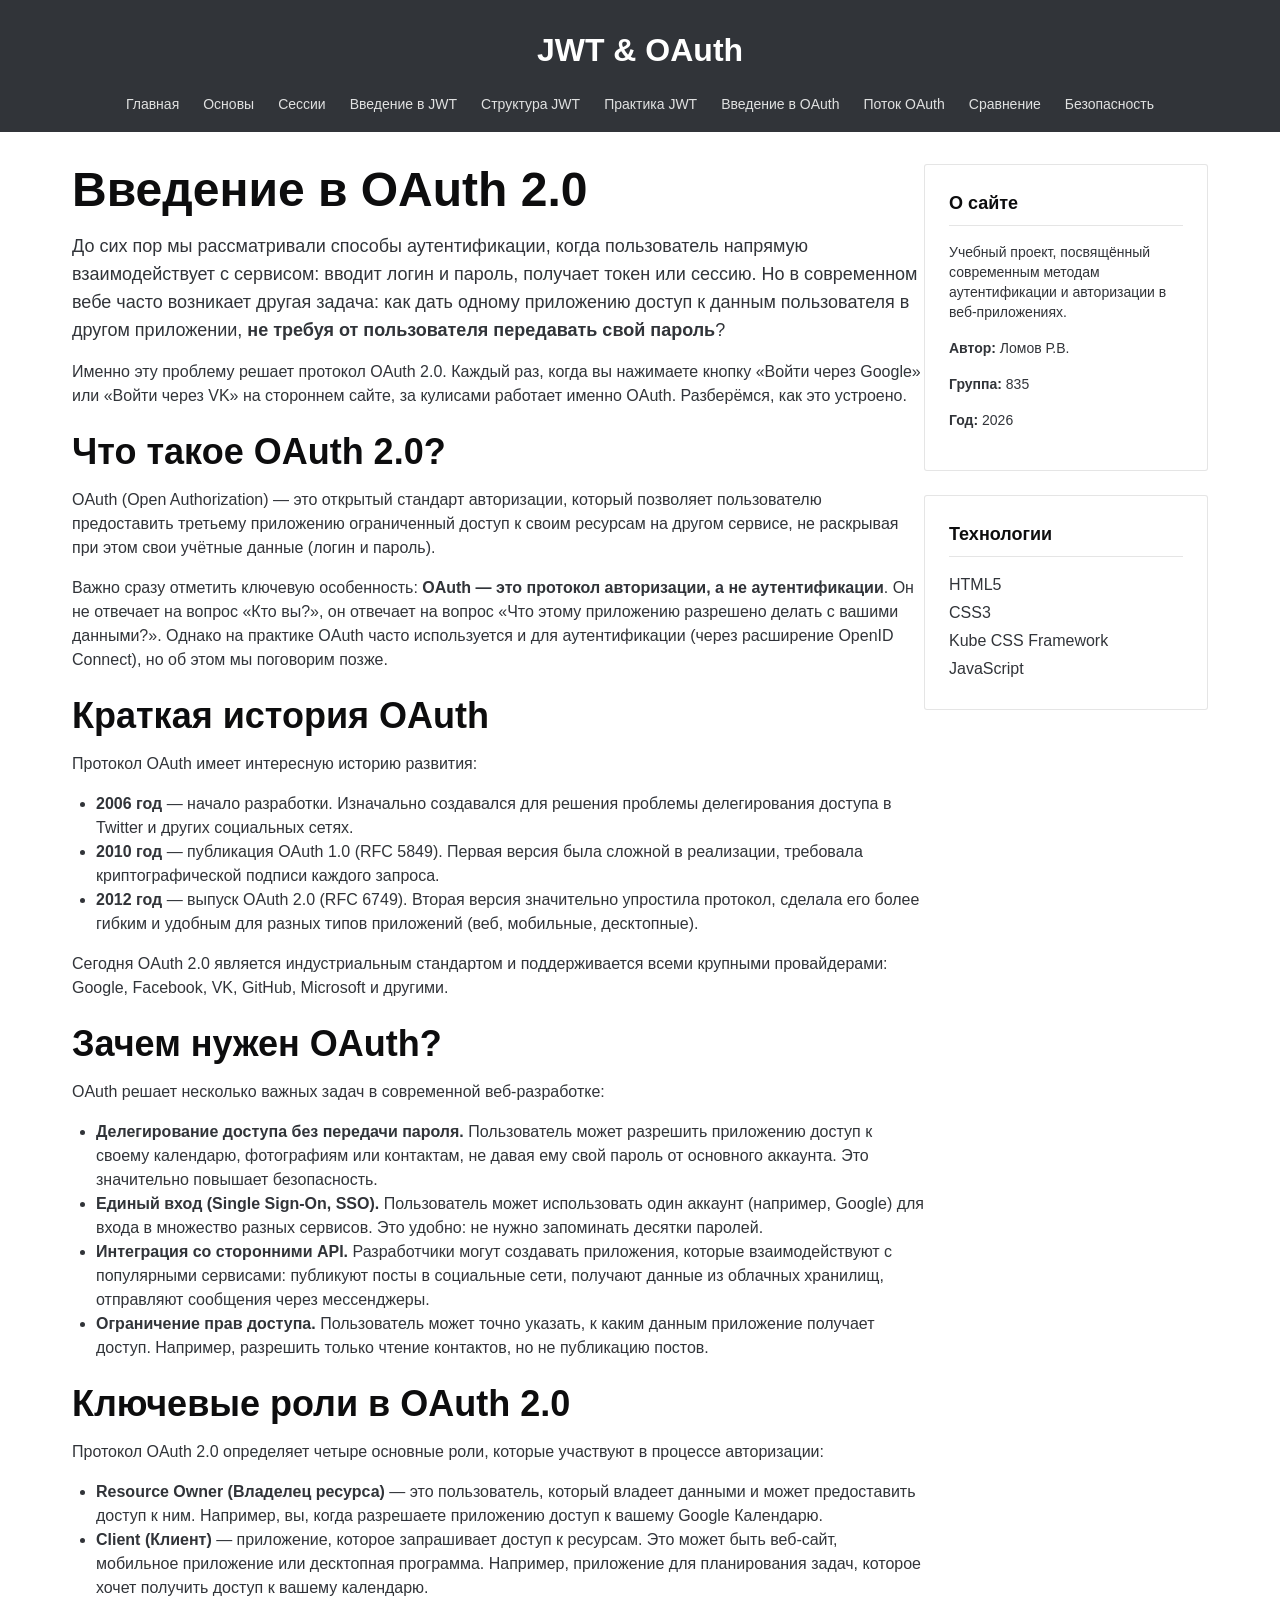
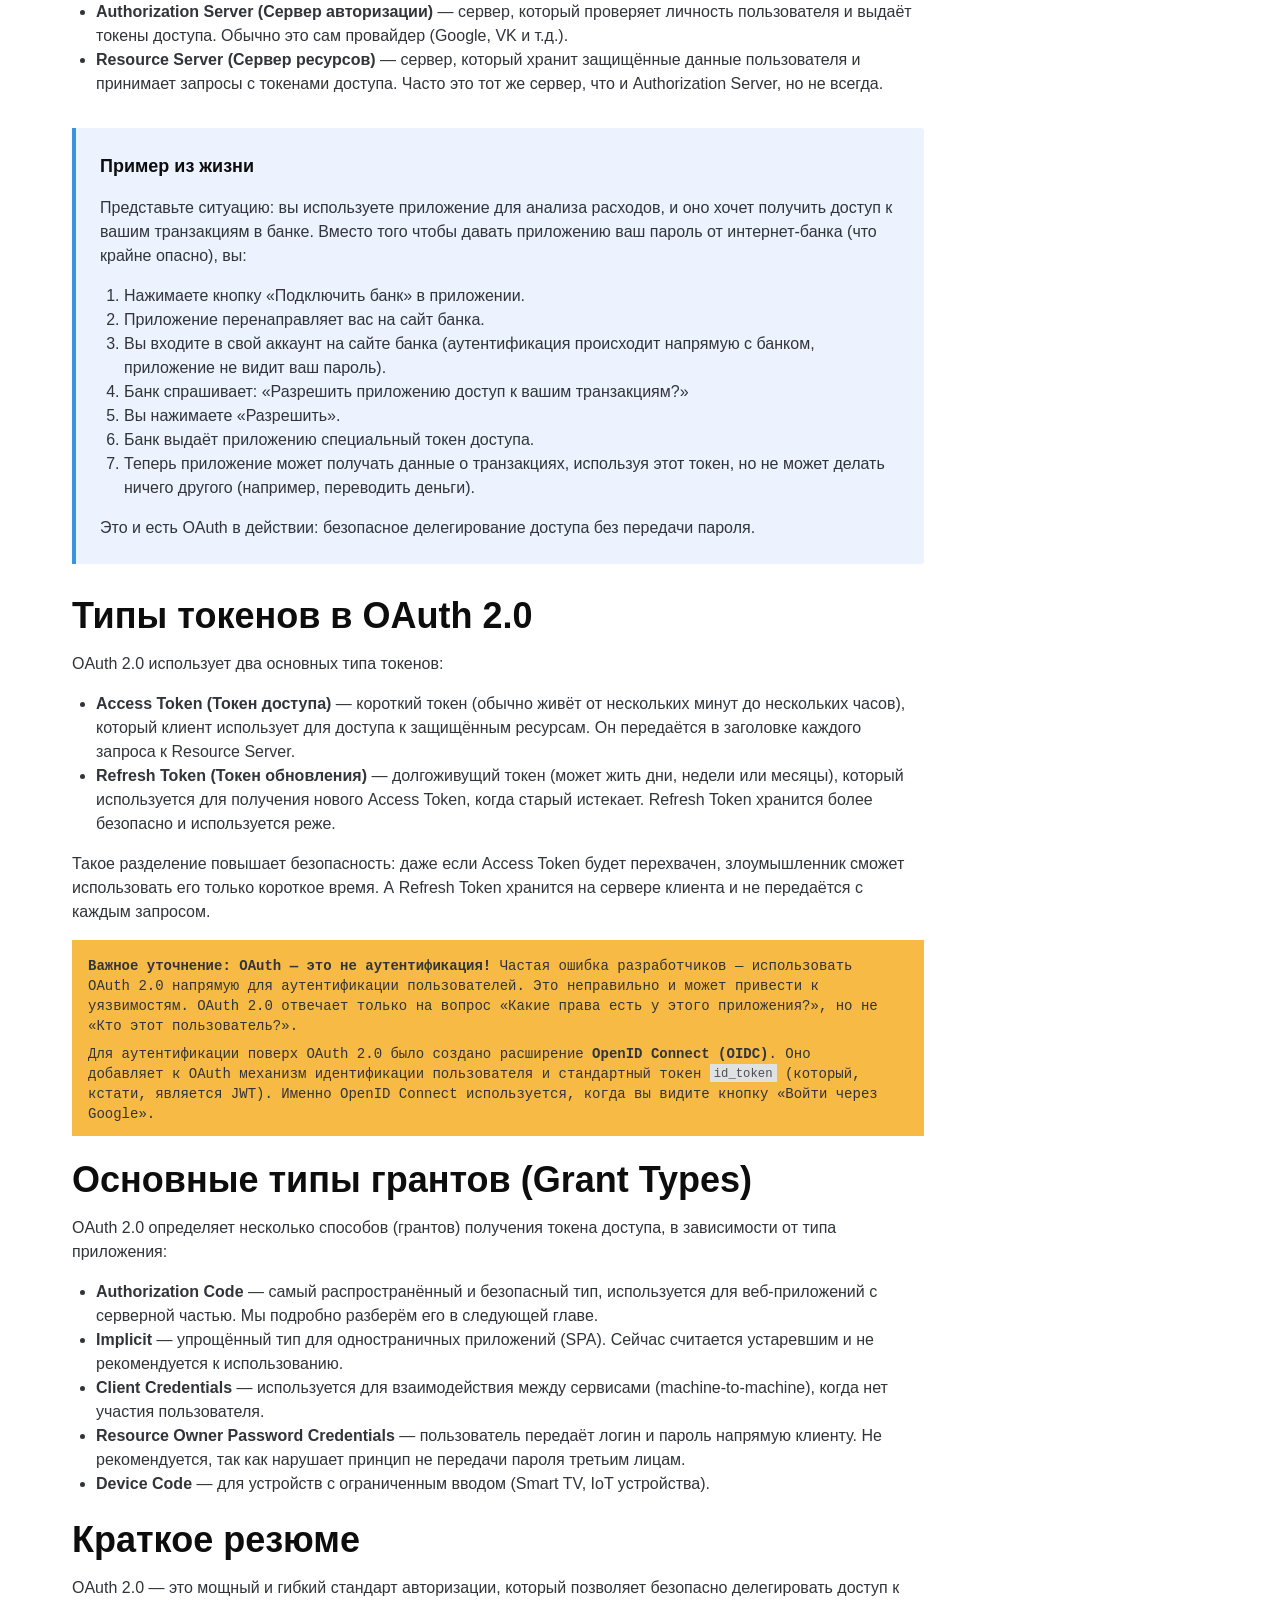
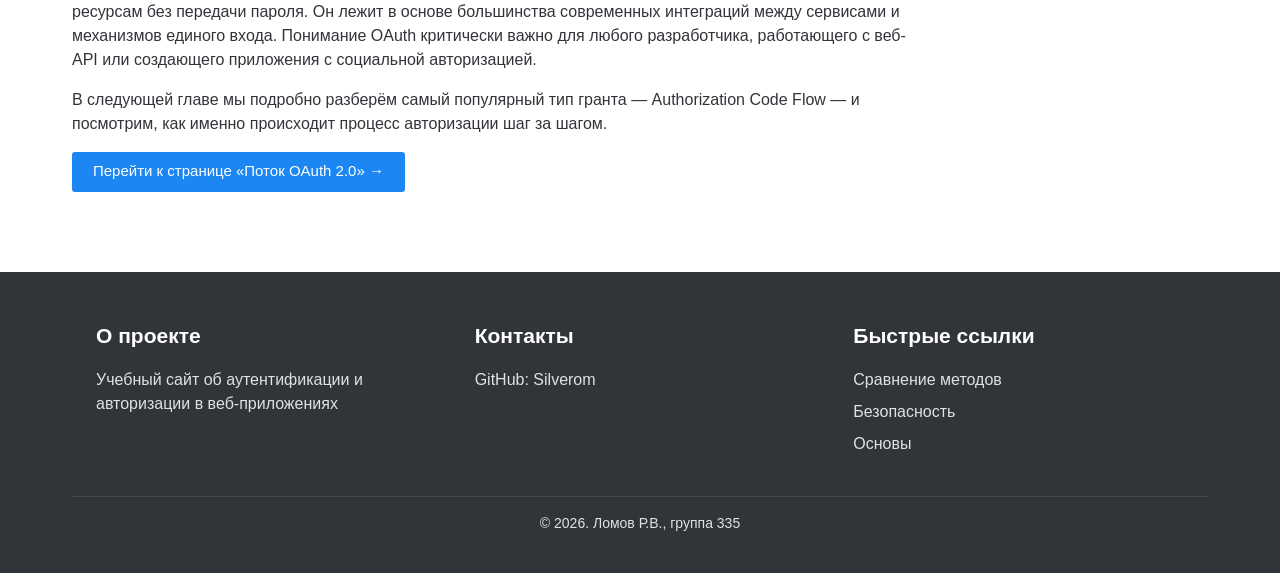
<file: pages/oauth-intro.html>
<!DOCTYPE html>
<html lang="ru">
<head>
    <meta charset="UTF-8">
    <meta name="viewport" content="width=device-width, initial-scale=1.0">
    <title>Введение в OAuth 2.0</title>
    <link rel="stylesheet" href="../css/kube.min.css">
    <link rel="stylesheet" href="../css/style.css">
</head> 
<body>

    <!-- ========== ШАПКА САЙТА ========== -->
    <header class="site-header">
        <div class="container">
            <h1 class="site-logo">JWT & OAuth</h1>
            
            <!-- Кнопка бургер-меню (видна только на мобильных) -->
            <button class="menu-toggle" id="menuToggle" aria-label="Меню">
                <span></span>
                <span></span>
                <span></span>
            </button>
            
            <nav class="main-nav" id="mainNav">
                <ul class="unstyled nav-menu">
                    <li><a href="../index.html">Главная</a></li>
                    <li><a href="basics.html">Основы</a></li>
                    <li><a href="sessions.html">Сессии</a></li>
                    <li><a href="jwt-intro.html">Введение в JWT</a></li>
                    <li><a href="jwt-structure.html">Структура JWT</a></li>
                    <li><a href="jwt-practice.html">Практика JWT</a></li>
                    <li><a href="oauth-intro.html">Введение в OAuth</a></li>
                    <li><a href="oauth-flow.html">Поток OAuth</a></li>
                    <li><a href="comparison.html">Сравнение</a></li>
                    <li><a href="security.html">Безопасность</a></li>
                </ul>
            </nav>
        </div>
    </header>

    <!-- ========== ОСНОВНОЙ КОНТЕНТ ========== -->
    <div class="container">
        <div class="row">
            
            <main class="col-9">
                <h1>Введение в OAuth 2.0</h1>
                
                <p class="big">До сих пор мы рассматривали способы аутентификации, когда пользователь напрямую взаимодействует с сервисом: вводит логин и пароль, получает токен или сессию. Но в современном вебе часто возникает другая задача: как дать одному приложению доступ к данным пользователя в другом приложении, <strong>не требуя от пользователя передавать свой пароль</strong>?</p>
                
                <p>Именно эту проблему решает протокол OAuth 2.0. Каждый раз, когда вы нажимаете кнопку «Войти через Google» или «Войти через VK» на стороннем сайте, за кулисами работает именно OAuth. Разберёмся, как это устроено.</p>

                <h2 class="h2">Что такое OAuth 2.0?</h2>
                
                <p>OAuth (Open Authorization) — это открытый стандарт авторизации, который позволяет пользователю предоставить третьему приложению ограниченный доступ к своим ресурсам на другом сервисе, не раскрывая при этом свои учётные данные (логин и пароль).</p>
                
                <p>Важно сразу отметить ключевую особенность: <strong>OAuth — это протокол авторизации, а не аутентификации</strong>. Он не отвечает на вопрос «Кто вы?», он отвечает на вопрос «Что этому приложению разрешено делать с вашими данными?». Однако на практике OAuth часто используется и для аутентификации (через расширение OpenID Connect), но об этом мы поговорим позже.</p>

                <h2 class="h2">Краткая история OAuth</h2>
                
                <p>Протокол OAuth имеет интересную историю развития:</p>
                
                <ul>
                    <li><strong>2006 год</strong> — начало разработки. Изначально создавался для решения проблемы делегирования доступа в Twitter и других социальных сетях.</li>
                    <li><strong>2010 год</strong> — публикация OAuth 1.0 (RFC 5849). Первая версия была сложной в реализации, требовала криптографической подписи каждого запроса.</li>
                    <li><strong>2012 год</strong> — выпуск OAuth 2.0 (RFC 6749). Вторая версия значительно упростила протокол, сделала его более гибким и удобным для разных типов приложений (веб, мобильные, десктопные).</li>
                </ul>
                
                <p>Сегодня OAuth 2.0 является индустриальным стандартом и поддерживается всеми крупными провайдерами: Google, Facebook, VK, GitHub, Microsoft и другими.</p>

                <h2 class="h2">Зачем нужен OAuth?</h2>
                
                <p>OAuth решает несколько важных задач в современной веб-разработке:</p>
                
                <ul>
                    <li><strong>Делегирование доступа без передачи пароля.</strong> Пользователь может разрешить приложению доступ к своему календарю, фотографиям или контактам, не давая ему свой пароль от основного аккаунта. Это значительно повышает безопасность.</li>
                    <li><strong>Единый вход (Single Sign-On, SSO).</strong> Пользователь может использовать один аккаунт (например, Google) для входа в множество разных сервисов. Это удобно: не нужно запоминать десятки паролей.</li>
                    <li><strong>Интеграция со сторонними API.</strong> Разработчики могут создавать приложения, которые взаимодействуют с популярными сервисами: публикуют посты в социальные сети, получают данные из облачных хранилищ, отправляют сообщения через мессенджеры.</li>
                    <li><strong>Ограничение прав доступа.</strong> Пользователь может точно указать, к каким данным приложение получает доступ. Например, разрешить только чтение контактов, но не публикацию постов.</li>
                </ul>

                <h2 class="h2">Ключевые роли в OAuth 2.0</h2>
                
                <p>Протокол OAuth 2.0 определяет четыре основные роли, которые участвуют в процессе авторизации:</p>
                
                <ul>
                    <li><strong>Resource Owner (Владелец ресурса)</strong> — это пользователь, который владеет данными и может предоставить доступ к ним. Например, вы, когда разрешаете приложению доступ к вашему Google Календарю.</li>
                    <li><strong>Client (Клиент)</strong> — приложение, которое запрашивает доступ к ресурсам. Это может быть веб-сайт, мобильное приложение или десктопная программа. Например, приложение для планирования задач, которое хочет получить доступ к вашему календарю.</li>
                    <li><strong>Authorization Server (Сервер авторизации)</strong> — сервер, который проверяет личность пользователя и выдаёт токены доступа. Обычно это сам провайдер (Google, VK и т.д.).</li>
                    <li><strong>Resource Server (Сервер ресурсов)</strong> — сервер, который хранит защищённые данные пользователя и принимает запросы с токенами доступа. Часто это тот же сервер, что и Authorization Server, но не всегда.</li>
                </ul>

                <div class="info-box bg-highlight">
                    <h3 class="h5">Пример из жизни</h3>
                    <p>Представьте ситуацию: вы используете приложение для анализа расходов, и оно хочет получить доступ к вашим транзакциям в банке. Вместо того чтобы давать приложению ваш пароль от интернет-банка (что крайне опасно), вы:</p>
                    <ol>
                        <li>Нажимаете кнопку «Подключить банк» в приложении.</li>
                        <li>Приложение перенаправляет вас на сайт банка.</li>
                        <li>Вы входите в свой аккаунт на сайте банка (аутентификация происходит напрямую с банком, приложение не видит ваш пароль).</li>
                        <li>Банк спрашивает: «Разрешить приложению доступ к вашим транзакциям?»</li>
                        <li>Вы нажимаете «Разрешить».</li>
                        <li>Банк выдаёт приложению специальный токен доступа.</li>
                        <li>Теперь приложение может получать данные о транзакциях, используя этот токен, но не может делать ничего другого (например, переводить деньги).</li>
                    </ol>
                    <p class="end">Это и есть OAuth в действии: безопасное делегирование доступа без передачи пароля.</p>
                </div>

                <h2 class="h2">Типы токенов в OAuth 2.0</h2>
                
                <p>OAuth 2.0 использует два основных типа токенов:</p>
                
                <ul>
                    <li><strong>Access Token (Токен доступа)</strong> — короткий токен (обычно живёт от нескольких минут до нескольких часов), который клиент использует для доступа к защищённым ресурсам. Он передаётся в заголовке каждого запроса к Resource Server.</li>
                    <li><strong>Refresh Token (Токен обновления)</strong> — долгоживущий токен (может жить дни, недели или месяцы), который используется для получения нового Access Token, когда старый истекает. Refresh Token хранится более безопасно и используется реже.</li>
                </ul>
                
                <p>Такое разделение повышает безопасность: даже если Access Token будет перехвачен, злоумышленник сможет использовать его только короткое время. А Refresh Token хранится на сервере клиента и не передаётся с каждым запросом.</p>

                <div class="message warning">
                    <strong>Важное уточнение: OAuth — это не аутентификация!</strong> Частая ошибка разработчиков — использовать OAuth 2.0 напрямую для аутентификации пользователей. Это неправильно и может привести к уязвимостям. OAuth 2.0 отвечает только на вопрос «Какие права есть у этого приложения?», но не «Кто этот пользователь?».
                    <p style="margin-top: 0.5rem; margin-bottom: 0;">Для аутентификации поверх OAuth 2.0 было создано расширение <strong>OpenID Connect (OIDC)</strong>. Оно добавляет к OAuth механизм идентификации пользователя и стандартный токен <code>id_token</code> (который, кстати, является JWT). Именно OpenID Connect используется, когда вы видите кнопку «Войти через Google».</p>
                </div>

                <h2 class="h2">Основные типы грантов (Grant Types)</h2>
                
                <p>OAuth 2.0 определяет несколько способов (грантов) получения токена доступа, в зависимости от типа приложения:</p>
                
                <ul>
                    <li><strong>Authorization Code</strong> — самый распространённый и безопасный тип, используется для веб-приложений с серверной частью. Мы подробно разберём его в следующей главе.</li>
                    <li><strong>Implicit</strong> — упрощённый тип для одностраничных приложений (SPA). Сейчас считается устаревшим и не рекомендуется к использованию.</li>
                    <li><strong>Client Credentials</strong> — используется для взаимодействия между сервисами (machine-to-machine), когда нет участия пользователя.</li>
                    <li><strong>Resource Owner Password Credentials</strong> — пользователь передаёт логин и пароль напрямую клиенту. Не рекомендуется, так как нарушает принцип не передачи пароля третьим лицам.</li>
                    <li><strong>Device Code</strong> — для устройств с ограниченным вводом (Smart TV, IoT устройства).</li>
                </ul>

                <h2 class="h2">Краткое резюме</h2>
                
                <p>OAuth 2.0 — это мощный и гибкий стандарт авторизации, который позволяет безопасно делегировать доступ к ресурсам без передачи пароля. Он лежит в основе большинства современных интеграций между сервисами и механизмов единого входа. Понимание OAuth критически важно для любого разработчика, работающего с веб-API или создающего приложения с социальной авторизацией.</p>
                
                <p>В следующей главе мы подробно разберём самый популярный тип гранта — Authorization Code Flow — и посмотрим, как именно происходит процесс авторизации шаг за шагом.</p>
                
                <p><a href="oauth-flow.html" class="button">Перейти к странице «Поток OAuth 2.0» →</a></p>
                
            </main>

            <aside class="col-3 sidebar">
                <div class="sidebar-block">
                    <h3 class="h5">О сайте</h3>
                    <p class="small">Учебный проект, посвящённый современным методам аутентификации и авторизации в веб-приложениях.</p>
                    <p class="small"><strong>Автор:</strong> Ломов Р.В.</p>
                    <p class="small"><strong>Группа:</strong> 835</p>
                    <p class="small"><strong>Год:</strong> 2026</p>
                </div>

                <div class="sidebar-block">
                    <h3 class="h5">Технологии</h3>
                    <ul class="unstyled sidebar-nav">
                        <li>HTML5</li>
                        <li>CSS3</li>
                        <li>Kube CSS Framework</li>
                        <li>JavaScript</li>
                    </ul>
                </div>
            </aside>

        </div>
    </div>

    <!-- ========== ПОДВАЛ САЙТА ========== -->
    <footer class="site-footer">
        <div class="container">
            <div class="row">
                <div class="col-4">
                    <h4>О проекте</h4>
                    <p>Учебный сайт об аутентификации и авторизации в веб-приложениях</p>
                </div>
                <div class="col-4">
                    <h4>Контакты</h4>
                    <p><a href="https://github.com/Silverom" target="_blank" rel="noopener">GitHub: Silverom</a></p>
                </div>
                <div class="col-4">
                    <h4>Быстрые ссылки</h4>
                    <ul class="unstyled">
                        <li><a href="comparison.html">Сравнение методов</a></li>
                        <li><a href="security.html">Безопасность</a></li>
                        <li><a href="basics.html">Основы</a></li>
                    </ul>
                </div>
            </div>
            <hr>
            <p class="text-center small">&copy; 2026. Ломов Р.В., группа 335</p>
        </div>
    </footer>

    <!-- Скрипт для работы мобильного меню -->
    <script src="../js/main.js"></script>

</body>
</html>
</file>
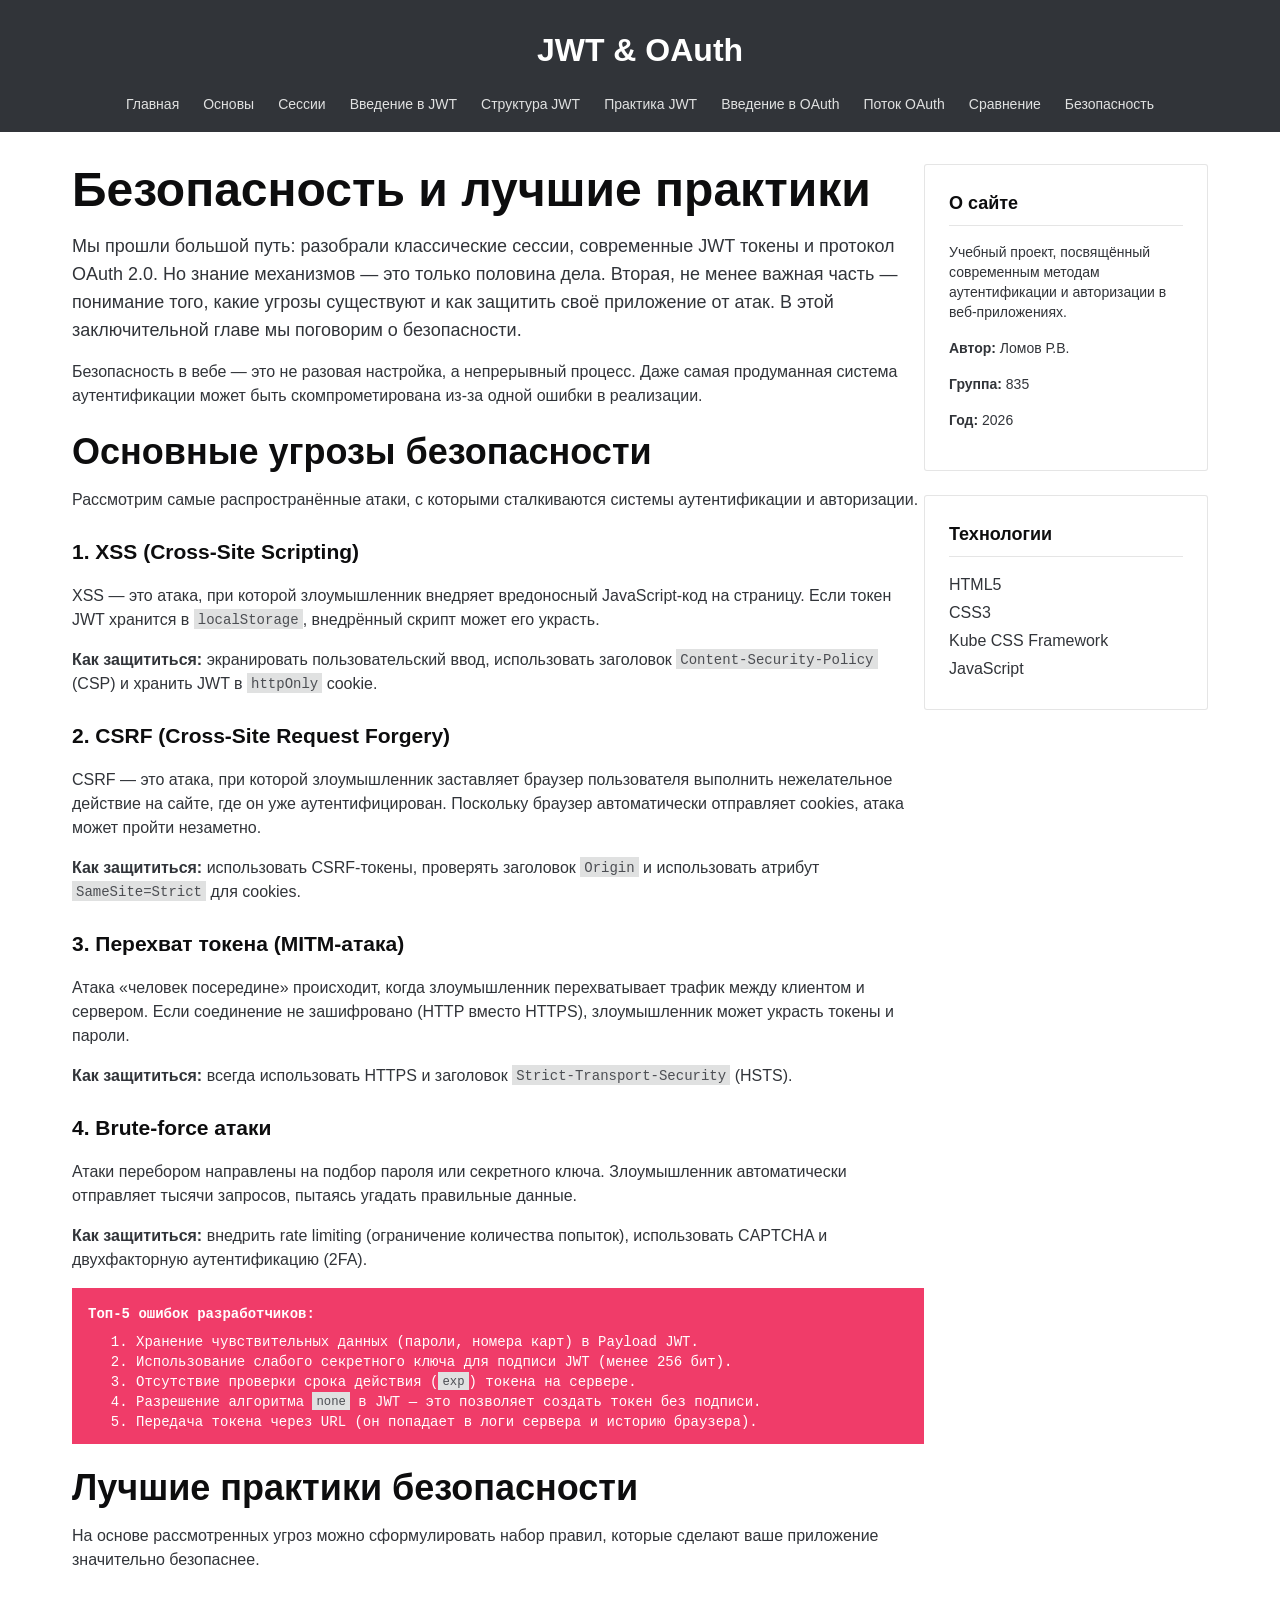
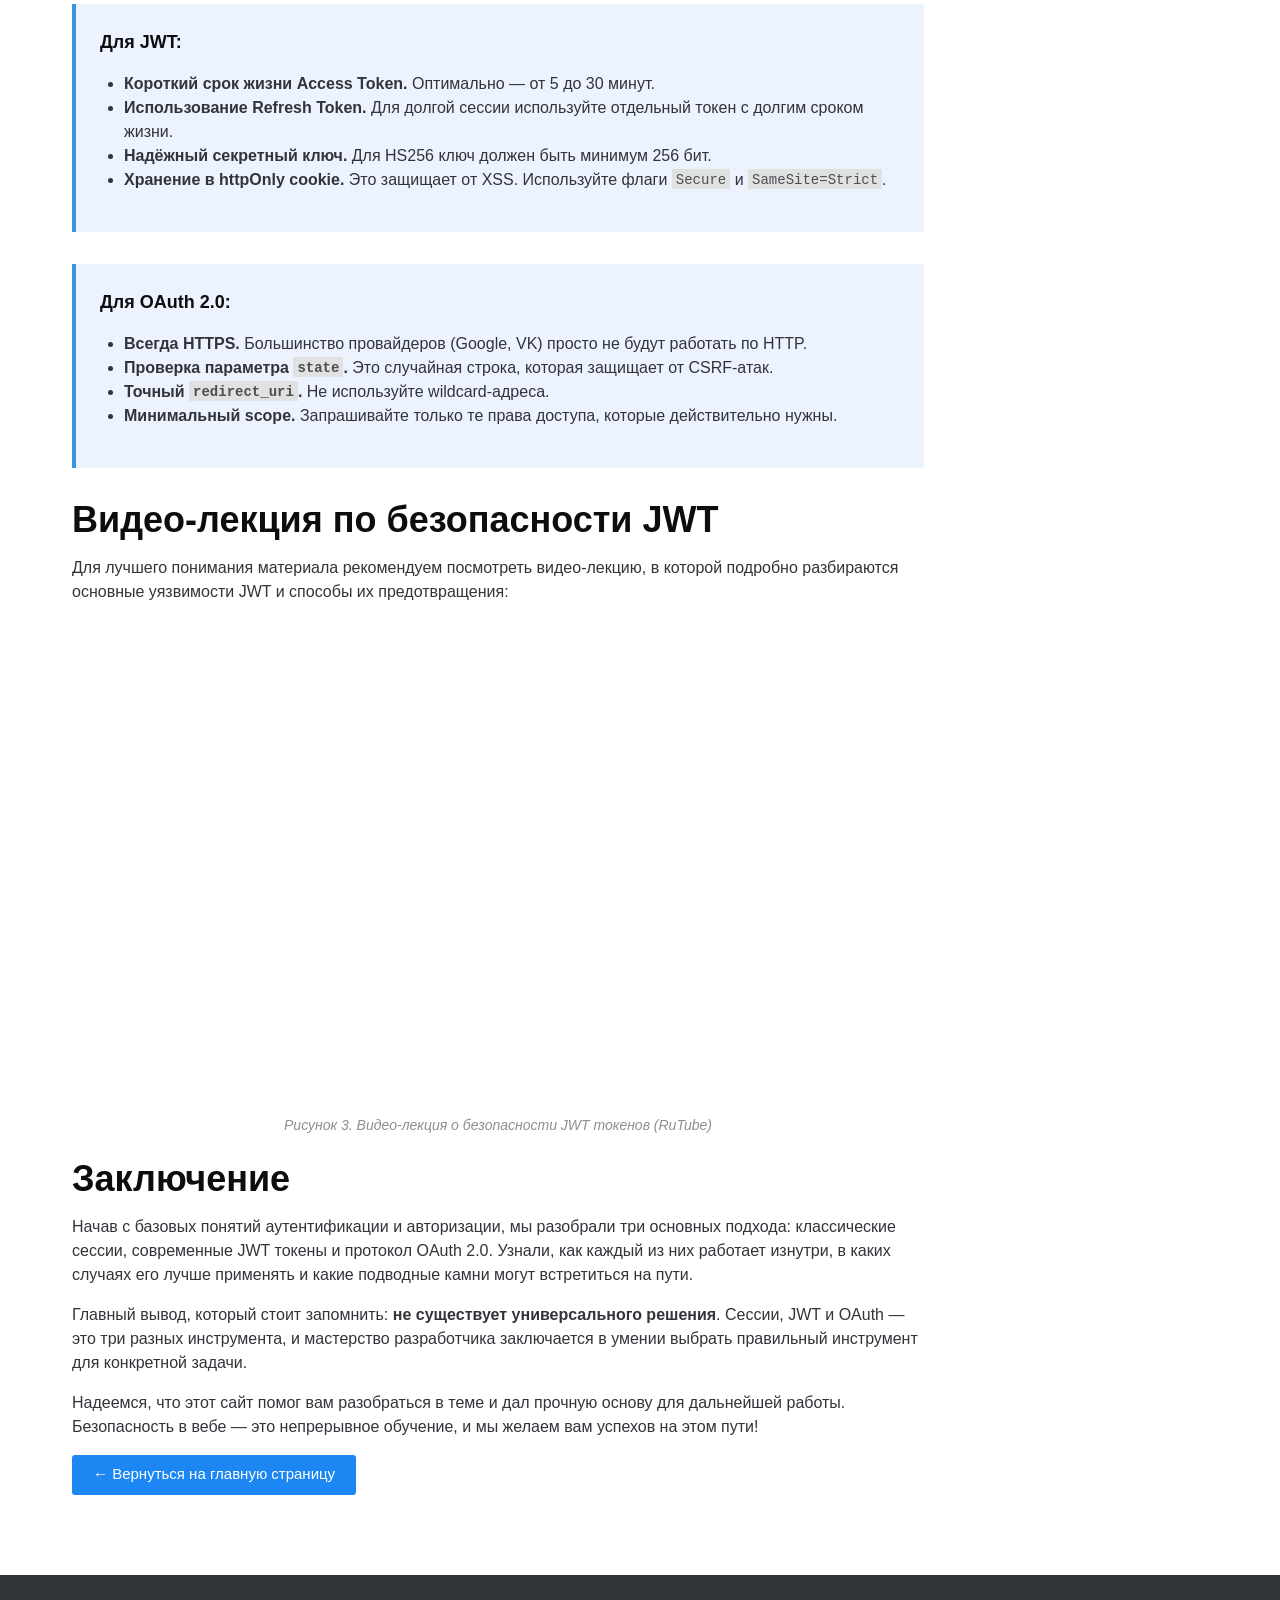
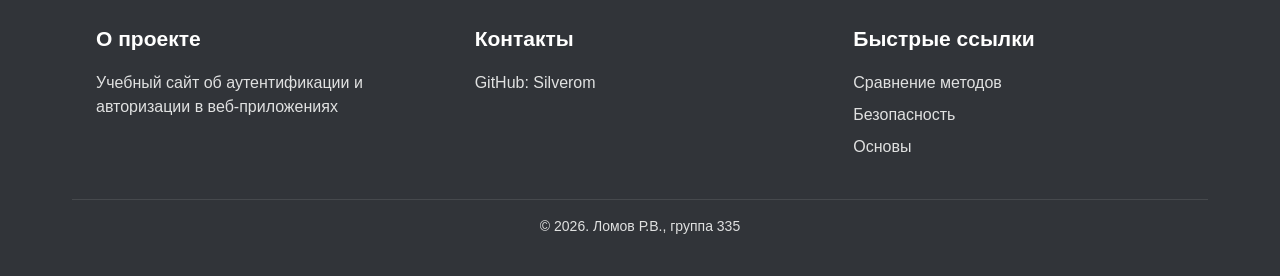
<file: pages/security.html>
<!DOCTYPE html>
<html lang="ru">
<head>
    <meta charset="UTF-8">
    <meta name="viewport" content="width=device-width, initial-scale=1.0">
    <title>Безопасность и лучшие практики</title>
    <link rel="stylesheet" href="../css/kube.min.css">
    <link rel="stylesheet" href="../css/style.css">
</head> 
<body>

    <!-- ========== ШАПКА САЙТА ========== -->
    <header class="site-header">
        <div class="container">
            <h1 class="site-logo">JWT & OAuth</h1>
            
            <!-- Кнопка бургер-меню (видна только на мобильных) -->
            <button class="menu-toggle" id="menuToggle" aria-label="Меню">
                <span></span>
                <span></span>
                <span></span>
            </button>
            
            <nav class="main-nav" id="mainNav">
                <ul class="unstyled nav-menu">
                    <li><a href="../index.html">Главная</a></li>
                    <li><a href="basics.html">Основы</a></li>
                    <li><a href="sessions.html">Сессии</a></li>
                    <li><a href="jwt-intro.html">Введение в JWT</a></li>
                    <li><a href="jwt-structure.html">Структура JWT</a></li>
                    <li><a href="jwt-practice.html">Практика JWT</a></li>
                    <li><a href="oauth-intro.html">Введение в OAuth</a></li>
                    <li><a href="oauth-flow.html">Поток OAuth</a></li>
                    <li><a href="comparison.html">Сравнение</a></li>
                    <li><a href="security.html">Безопасность</a></li>
                </ul>
            </nav>
        </div>
    </header>

    <!-- ========== ОСНОВНОЙ КОНТЕНТ ========== -->
    <div class="container">
        <div class="row">
            
            <main class="col-9">
                <h1>Безопасность и лучшие практики</h1>
                
                <p class="big">Мы прошли большой путь: разобрали классические сессии, современные JWT токены и протокол OAuth 2.0. Но знание механизмов — это только половина дела. Вторая, не менее важная часть — понимание того, какие угрозы существуют и как защитить своё приложение от атак. В этой заключительной главе мы поговорим о безопасности.</p>
                
                <p>Безопасность в вебе — это не разовая настройка, а непрерывный процесс. Даже самая продуманная система аутентификации может быть скомпрометирована из-за одной ошибки в реализации.</p>

                <h2 class="h2">Основные угрозы безопасности</h2>
                
                <p>Рассмотрим самые распространённые атаки, с которыми сталкиваются системы аутентификации и авторизации.</p>

                <h3 class="h4">1. XSS (Cross-Site Scripting)</h3>
                <p>XSS — это атака, при которой злоумышленник внедряет вредоносный JavaScript-код на страницу. Если токен JWT хранится в <code>localStorage</code>, внедрённый скрипт может его украсть.</p>
                <p><strong>Как защититься:</strong> экранировать пользовательский ввод, использовать заголовок <code>Content-Security-Policy</code> (CSP) и хранить JWT в <code>httpOnly</code> cookie.</p>

                <h3 class="h4">2. CSRF (Cross-Site Request Forgery)</h3>
                <p>CSRF — это атака, при которой злоумышленник заставляет браузер пользователя выполнить нежелательное действие на сайте, где он уже аутентифицирован. Поскольку браузер автоматически отправляет cookies, атака может пройти незаметно.</p>
                <p><strong>Как защититься:</strong> использовать CSRF-токены, проверять заголовок <code>Origin</code> и использовать атрибут <code>SameSite=Strict</code> для cookies.</p>

                <h3 class="h4">3. Перехват токена (MITM-атака)</h3>
                <p>Атака «человек посередине» происходит, когда злоумышленник перехватывает трафик между клиентом и сервером. Если соединение не зашифровано (HTTP вместо HTTPS), злоумышленник может украсть токены и пароли.</p>
                <p><strong>Как защититься:</strong> всегда использовать HTTPS и заголовок <code>Strict-Transport-Security</code> (HSTS).</p>

                <h3 class="h4">4. Brute-force атаки</h3>
                <p>Атаки перебором направлены на подбор пароля или секретного ключа. Злоумышленник автоматически отправляет тысячи запросов, пытаясь угадать правильные данные.</p>
                <p><strong>Как защититься:</strong> внедрить rate limiting (ограничение количества попыток), использовать CAPTCHA и двухфакторную аутентификацию (2FA).</p>

                <div class="message error">
                    <strong>Топ-5 ошибок разработчиков:</strong>
                    <ol style="margin-top: 0.5rem; margin-bottom: 0; padding-left: 1.5rem;">
                        <li>Хранение чувствительных данных (пароли, номера карт) в Payload JWT.</li>
                        <li>Использование слабого секретного ключа для подписи JWT (менее 256 бит).</li>
                        <li>Отсутствие проверки срока действия (<code>exp</code>) токена на сервере.</li>
                        <li>Разрешение алгоритма <code>none</code> в JWT — это позволяет создать токен без подписи.</li>
                        <li>Передача токена через URL (он попадает в логи сервера и историю браузера).</li>
                    </ol>
                </div>

                <h2 class="h2">Лучшие практики безопасности</h2>
                
                <p>На основе рассмотренных угроз можно сформулировать набор правил, которые сделают ваше приложение значительно безопаснее.</p>

                <div class="info-box bg-highlight">
                    <h3 class="h5">Для JWT:</h3>
                    <ul>
                        <li><strong>Короткий срок жизни Access Token.</strong> Оптимально — от 5 до 30 минут.</li>
                        <li><strong>Использование Refresh Token.</strong> Для долгой сессии используйте отдельный токен с долгим сроком жизни.</li>
                        <li><strong>Надёжный секретный ключ.</strong> Для HS256 ключ должен быть минимум 256 бит.</li>
                        <li><strong>Хранение в httpOnly cookie.</strong> Это защищает от XSS. Используйте флаги <code>Secure</code> и <code>SameSite=Strict</code>.</li>
                    </ul>
                </div>

                <div class="info-box bg-highlight">
                    <h3 class="h5">Для OAuth 2.0:</h3>
                    <ul>
                        <li><strong>Всегда HTTPS.</strong> Большинство провайдеров (Google, VK) просто не будут работать по HTTP.</li>
                        <li><strong>Проверка параметра <code>state</code>.</strong> Это случайная строка, которая защищает от CSRF-атак.</li>
                        <li><strong>Точный <code>redirect_uri</code>.</strong> Не используйте wildcard-адреса.</li>
                        <li><strong>Минимальный scope.</strong> Запрашивайте только те права доступа, которые действительно нужны.</li>
                    </ul>
                </div>

                <h2 class="h2">Видео-лекция по безопасности JWT</h2>
                
                <p>Для лучшего понимания материала рекомендуем посмотреть видео-лекцию, в которой подробно разбираются основные уязвимости JWT и способы их предотвращения:</p>
                
                <div class="video-container">
                    <iframe
                        src="https://rutube.ru/play/embed/1ef7950b505b1866b4905e0f3b6552d5/"
                        style="border: 0;"
                        allow="clipboard-write; autoplay"
                        allowfullscreen
                        title="Видео-лекция о безопасности JWT токенов">
                    </iframe>
                </div>
                <p class="small muted text-center"><em>Рисунок 3. Видео-лекция о безопасности JWT токенов (RuTube)</em></p>
                
                <h2 class="h2">Заключение</h2>
                
                <p>Начав с базовых понятий аутентификации и авторизации, мы разобрали три основных подхода: классические сессии, современные JWT токены и протокол OAuth 2.0. Узнали, как каждый из них работает изнутри, в каких случаях его лучше применять и какие подводные камни могут встретиться на пути.</p>
                
                <p>Главный вывод, который стоит запомнить: <strong>не существует универсального решения</strong>. Сессии, JWT и OAuth — это три разных инструмента, и мастерство разработчика заключается в умении выбрать правильный инструмент для конкретной задачи.</p>
                
                <p>Надеемся, что этот сайт помог вам разобраться в теме и дал прочную основу для дальнейшей работы. Безопасность в вебе — это непрерывное обучение, и мы желаем вам успехов на этом пути!</p>
                
                <p><a href="../index.html" class="button">← Вернуться на главную страницу</a></p>
                
            </main>

            <aside class="col-3 sidebar">
                <div class="sidebar-block">
                    <h3 class="h5">О сайте</h3>
                    <p class="small">Учебный проект, посвящённый современным методам аутентификации и авторизации в веб-приложениях.</p>
                    <p class="small"><strong>Автор:</strong> Ломов Р.В.</p>
                    <p class="small"><strong>Группа:</strong> 835</p>
                    <p class="small"><strong>Год:</strong> 2026</p>
                </div>

                <div class="sidebar-block">
                    <h3 class="h5">Технологии</h3>
                    <ul class="unstyled sidebar-nav">
                        <li>HTML5</li>
                        <li>CSS3</li>
                        <li>Kube CSS Framework</li>
                        <li>JavaScript</li>
                    </ul>
                </div>
            </aside>

        </div>
    </div>

    <!-- ========== ПОДВАЛ САЙТА ========== -->
    <footer class="site-footer">
        <div class="container">
            <div class="row">
                <div class="col-4">
                    <h4>О проекте</h4>
                    <p>Учебный сайт об аутентификации и авторизации в веб-приложениях</p>
                </div>
                <div class="col-4">
                    <h4>Контакты</h4>
                    <p><a href="https://github.com/Silverom" target="_blank" rel="noopener">GitHub: Silverom</a></p>
                </div>
                <div class="col-4">
                    <h4>Быстрые ссылки</h4>
                    <ul class="unstyled">
                        <li><a href="comparison.html">Сравнение методов</a></li>
                        <li><a href="security.html">Безопасность</a></li>
                        <li><a href="basics.html">Основы</a></li>
                    </ul>
                </div>
            </div>
            <hr>
            <p class="text-center small">&copy; 2026. Ломов Р.В., группа 335</p>
        </div>
    </footer>

    <!-- Скрипт для работы мобильного меню -->
    <script src="../js/main.js"></script>

</body>
</html>
</file>
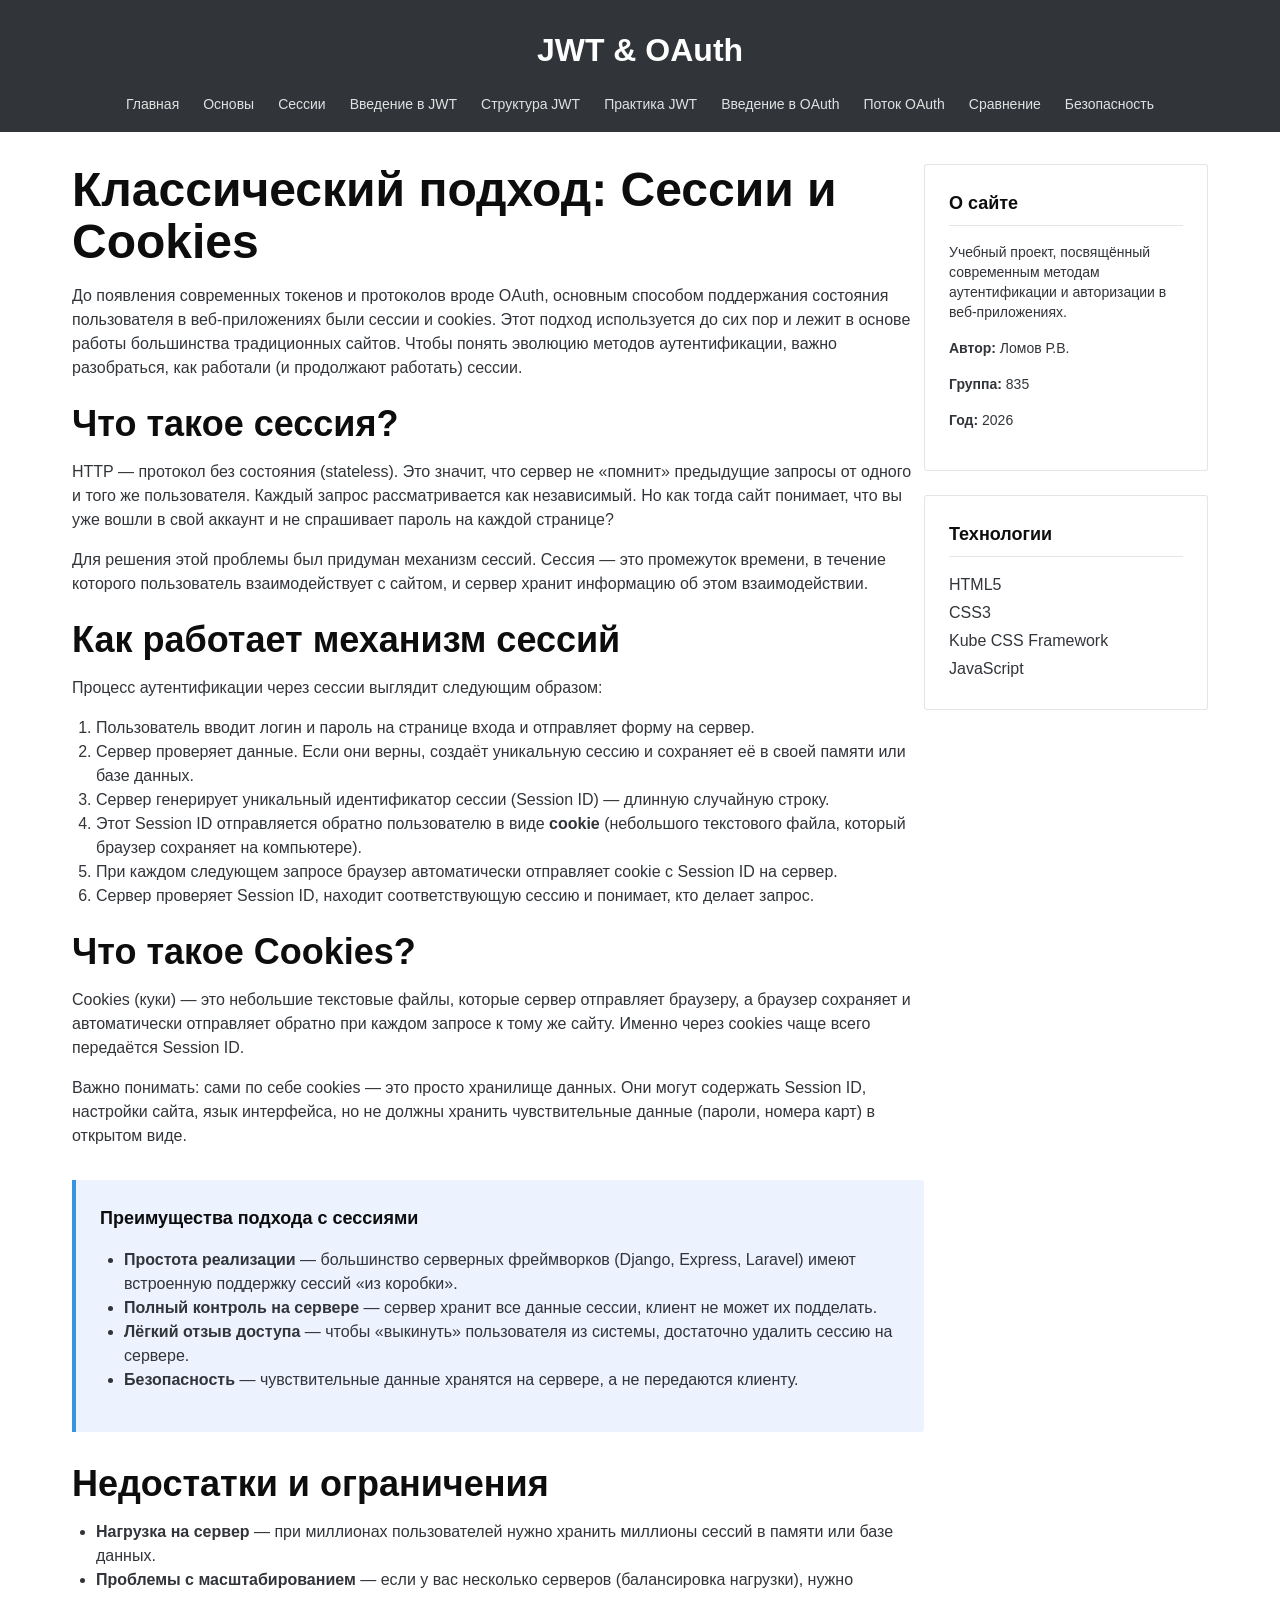
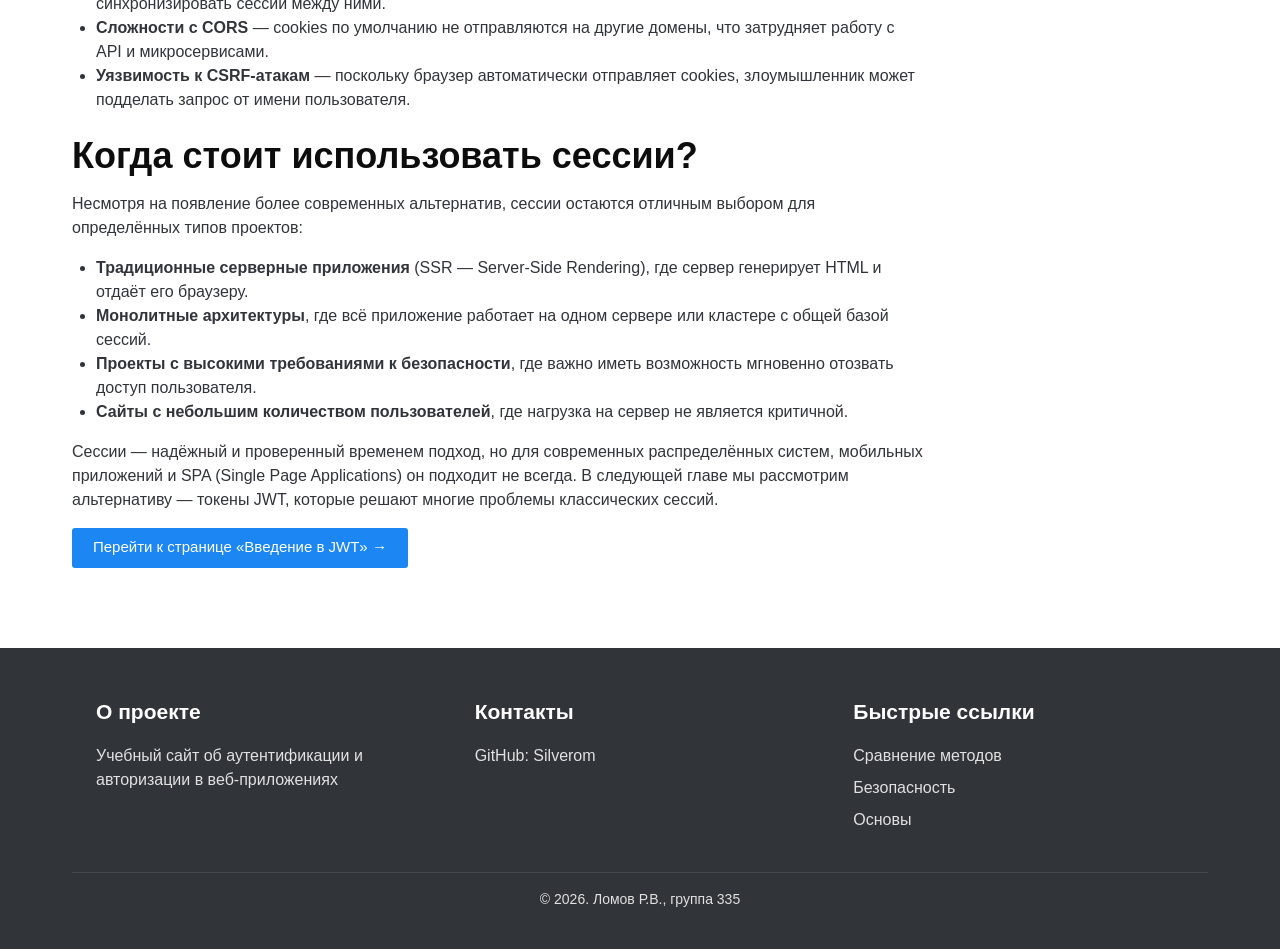
<file: pages/sessions.html>
<!DOCTYPE html>
<html lang="ru">
<head>
    <meta charset="UTF-8">
    <meta name="viewport" content="width=device-width, initial-scale=1.0">
    <title>Сессии и Cookies</title>
    <link rel="stylesheet" href="../css/kube.min.css">
    <link rel="stylesheet" href="../css/style.css">
</head> 
<body>

    <!-- ========== ШАПКА САЙТА ========== -->
    <header class="site-header">
        <div class="container">
            <h1 class="site-logo">JWT & OAuth</h1>
            
            <!-- Кнопка бургер-меню (видна только на мобильных) -->
            <button class="menu-toggle" id="menuToggle" aria-label="Меню">
                <span></span>
                <span></span>
                <span></span>
            </button>
            
            <nav class="main-nav" id="mainNav">
                <ul class="unstyled nav-menu">
                    <li><a href="../index.html">Главная</a></li>
                    <li><a href="basics.html">Основы</a></li>
                    <li><a href="sessions.html">Сессии</a></li>
                    <li><a href="jwt-intro.html">Введение в JWT</a></li>
                    <li><a href="jwt-structure.html">Структура JWT</a></li>
                    <li><a href="jwt-practice.html">Практика JWT</a></li>
                    <li><a href="oauth-intro.html">Введение в OAuth</a></li>
                    <li><a href="oauth-flow.html">Поток OAuth</a></li>
                    <li><a href="comparison.html">Сравнение</a></li>
                    <li><a href="security.html">Безопасность</a></li>
                </ul>
            </nav>
        </div>
    </header>

    <!-- ========== ОСНОВНОЙ КОНТЕНТ ========== -->
    <div class="container">
        <div class="row">
            
            <main class="col-9">
                <h1>Классический подход: Сессии и Cookies</h1>
                
                <p>До появления современных токенов и протоколов вроде OAuth, основным способом поддержания состояния пользователя в веб-приложениях были сессии и cookies. Этот подход используется до сих пор и лежит в основе работы большинства традиционных сайтов. Чтобы понять эволюцию методов аутентификации, важно разобраться, как работали (и продолжают работать) сессии.</p>

                <h2 class="h2">Что такое сессия?</h2>
                
                <p>HTTP — протокол без состояния (stateless). Это значит, что сервер не «помнит» предыдущие запросы от одного и того же пользователя. Каждый запрос рассматривается как независимый. Но как тогда сайт понимает, что вы уже вошли в свой аккаунт и не спрашивает пароль на каждой странице?</p>
                
                <p>Для решения этой проблемы был придуман механизм сессий. Сессия — это промежуток времени, в течение которого пользователь взаимодействует с сайтом, и сервер хранит информацию об этом взаимодействии.</p>

                <h2 class="h2">Как работает механизм сессий</h2>
                
                <p>Процесс аутентификации через сессии выглядит следующим образом:</p>
                
                <ol>
                    <li>Пользователь вводит логин и пароль на странице входа и отправляет форму на сервер.</li>
                    <li>Сервер проверяет данные. Если они верны, создаёт уникальную сессию и сохраняет её в своей памяти или базе данных.</li>
                    <li>Сервер генерирует уникальный идентификатор сессии (Session ID) — длинную случайную строку.</li>
                    <li>Этот Session ID отправляется обратно пользователю в виде <strong>cookie</strong> (небольшого текстового файла, который браузер сохраняет на компьютере).</li>
                    <li>При каждом следующем запросе браузер автоматически отправляет cookie с Session ID на сервер.</li>
                    <li>Сервер проверяет Session ID, находит соответствующую сессию и понимает, кто делает запрос.</li>
                </ol>

                <h2 class="h2">Что такое Cookies?</h2>
                
                <p>Cookies (куки) — это небольшие текстовые файлы, которые сервер отправляет браузеру, а браузер сохраняет и автоматически отправляет обратно при каждом запросе к тому же сайту. Именно через cookies чаще всего передаётся Session ID.</p>
                
                <p>Важно понимать: сами по себе cookies — это просто хранилище данных. Они могут содержать Session ID, настройки сайта, язык интерфейса, но не должны хранить чувствительные данные (пароли, номера карт) в открытом виде.</p>

                <div class="info-box bg-highlight">
                    <h3 class="h5">Преимущества подхода с сессиями</h3>
                    <ul>
                        <li><strong>Простота реализации</strong> — большинство серверных фреймворков (Django, Express, Laravel) имеют встроенную поддержку сессий «из коробки».</li>
                        <li><strong>Полный контроль на сервере</strong> — сервер хранит все данные сессии, клиент не может их подделать.</li>
                        <li><strong>Лёгкий отзыв доступа</strong> — чтобы «выкинуть» пользователя из системы, достаточно удалить сессию на сервере.</li>
                        <li><strong>Безопасность</strong> — чувствительные данные хранятся на сервере, а не передаются клиенту.</li>
                    </ul>
                </div>

                <h2 class="h2">Недостатки и ограничения</h2>
                
                <ul>
                    <li><strong>Нагрузка на сервер</strong> — при миллионах пользователей нужно хранить миллионы сессий в памяти или базе данных.</li>
                    <li><strong>Проблемы с масштабированием</strong> — если у вас несколько серверов (балансировка нагрузки), нужно синхронизировать сессии между ними.</li>
                    <li><strong>Сложности с CORS</strong> — cookies по умолчанию не отправляются на другие домены, что затрудняет работу с API и микросервисами.</li>
                    <li><strong>Уязвимость к CSRF-атакам</strong> — поскольку браузер автоматически отправляет cookies, злоумышленник может подделать запрос от имени пользователя.</li>
                </ul>

                <h2 class="h2">Когда стоит использовать сессии?</h2>
                
                <p>Несмотря на появление более современных альтернатив, сессии остаются отличным выбором для определённых типов проектов:</p>
                
                <ul>
                    <li><strong>Традиционные серверные приложения</strong> (SSR — Server-Side Rendering), где сервер генерирует HTML и отдаёт его браузеру.</li>
                    <li><strong>Монолитные архитектуры</strong>, где всё приложение работает на одном сервере или кластере с общей базой сессий.</li>
                    <li><strong>Проекты с высокими требованиями к безопасности</strong>, где важно иметь возможность мгновенно отозвать доступ пользователя.</li>
                    <li><strong>Сайты с небольшим количеством пользователей</strong>, где нагрузка на сервер не является критичной.</li>
                </ul>

                <p>Сессии — надёжный и проверенный временем подход, но для современных распределённых систем, мобильных приложений и SPA (Single Page Applications) он подходит не всегда. В следующей главе мы рассмотрим альтернативу — токены JWT, которые решают многие проблемы классических сессий.</p>
                
                <p><a href="jwt-intro.html" class="button">Перейти к странице «Введение в JWT» →</a></p>
                
            </main>

            <aside class="col-3 sidebar">
                <div class="sidebar-block">
                    <h3 class="h5">О сайте</h3>
                    <p class="small">Учебный проект, посвящённый современным методам аутентификации и авторизации в веб-приложениях.</p>
                    <p class="small"><strong>Автор:</strong> Ломов Р.В.</p>
                    <p class="small"><strong>Группа:</strong> 835</p>
                    <p class="small"><strong>Год:</strong> 2026</p>
                </div>

                <div class="sidebar-block">
                    <h3 class="h5">Технологии</h3>
                    <ul class="unstyled sidebar-nav">
                        <li>HTML5</li>
                        <li>CSS3</li>
                        <li>Kube CSS Framework</li>
                        <li>JavaScript</li>
                    </ul>
                </div>
            </aside>

        </div>
    </div>

    <!-- ========== ПОДВАЛ САЙТА ========== -->
    <footer class="site-footer">
        <div class="container">
            <div class="row">
                <div class="col-4">
                    <h4>О проекте</h4>
                    <p>Учебный сайт об аутентификации и авторизации в веб-приложениях</p>
                </div>
                <div class="col-4">
                    <h4>Контакты</h4>
                    <p><a href="https://github.com/Silverom" target="_blank" rel="noopener">GitHub: Silverom</a></p>
                </div>
                <div class="col-4">
                    <h4>Быстрые ссылки</h4>
                    <ul class="unstyled">
                        <li><a href="comparison.html">Сравнение методов</a></li>
                        <li><a href="security.html">Безопасность</a></li>
                        <li><a href="basics.html">Основы</a></li>
                    </ul>
                </div>
            </div>
            <hr>
            <p class="text-center small">&copy; 2026. Ломов Р.В., группа 335</p>
        </div>
    </footer>

    <!-- Скрипт для работы мобильного меню -->
    <script src="../js/main.js"></script>

</body>
</html>
</file>
<file: css/style.css>
/* ============================================
   ШАПКА САЙТА (HEADER)
   ============================================ */

.site-header {
    background-color: #313439;
    padding: 1.5rem 0 1rem;
    margin-bottom: 2rem;
    text-align: center;
}

.site-logo {
    color: #fff;
    margin: 0 0 1rem 0;
    font-size: 32px;
}

.main-nav {
    margin: 0;
}

.nav-menu {
    display: inline-flex;
    gap: 1.5rem;
    flex-wrap: wrap;
    justify-content: center;
    margin: 0;
    padding: 0;
}

.nav-menu a {
    color: #e0e1e1;
    text-decoration: none;
    font-size: 14px;
    transition: color 0.2s;
}

.nav-menu a:hover,
.nav-menu a.active {
    color: #fff;
}


/* ============================================
   КНОПКА БУРГЕР-МЕНЮ (МОБИЛЬНАЯ ВЕРСИЯ)
   ============================================ */

.menu-toggle {
    display: none;
    background: none;
    border: none;
    cursor: pointer;
    padding: 0.5rem;
    margin-top: 8px;
}

.menu-toggle span {
    display: block;
    width: 25px;
    height: 3px;
    background: #fff;
    margin: 5px 0;
    transition: 0.3s;
}


/* ============================================
   КАРТОЧКИ РАЗДЕЛОВ
   ============================================ */

.cards-grid {
    display: grid;
    grid-template-columns: repeat(3, 1fr);
    gap: 1.5rem;
    margin: 2rem 0;
}

.card {
    background: #fff;
    padding: 1.5rem;
    border: 1px solid rgba(0, 0, 0, 0.1);
    border-radius: 3px;
    display: flex;
    flex-direction: column;
    transition: transform 0.2s, box-shadow 0.2s;
}

.card:hover {
    transform: translateY(-4px);
    box-shadow: 0 10px 25px -5px rgba(0, 0, 0, 0.1);
}

.card h3 {
    margin-top: 0;
    color: #3794de;
    margin-bottom: 1rem;
}

.card p {
    color: rgba(49, 52, 57, 0.65);
    margin-bottom: 1.5rem;
    flex-grow: 1;
}


/* ============================================
   ИНФОРМАЦИОННЫЙ БЛОК
   ============================================ */

.info-box {
    border-left: 4px solid #3794de;
    padding: 1.5rem;
    margin: 2rem 0;
    border-radius: 0 3px 3px 0;
}


/* ============================================
   САЙДБАР (БОКОВАЯ ПАНЕЛЬ)
   ============================================ */

.sidebar {
    margin-top: 0;
}

.sidebar-block {
    background: #fff;
    padding: 1.5rem;
    border: 1px solid rgba(0, 0, 0, 0.1);
    border-radius: 3px;
    margin-bottom: 1.5rem;
}

.sidebar-block h3 {
    margin-top: 0;
    padding-bottom: 0.5rem;
    border-bottom: 1px solid rgba(0, 0, 0, 0.1);
    margin-bottom: 1rem;
}

.sidebar-nav {
    margin: 0;
}

.sidebar-nav li {
    margin-bottom: 0.25rem;
}

.sidebar-nav a {
    display: block;
    padding: 0.5rem;
    color: #313439;
    text-decoration: none;
    border-radius: 3px;
    transition: background 0.2s, color 0.2s;
}

.sidebar-nav a:hover {
    background: #f8f8f8;
    color: #3794de;
}


/* ============================================
   ПОДВАЛ САЙТА (FOOTER)
   ============================================ */

.site-footer {
    background-color: #313439;
    color: #e0e1e1;
    padding: 3rem 0 1.5rem;
    margin-top: 4rem;
}

.site-footer .col-4 {
    padding: 0 1.5rem;
}

.site-footer h4 {
    color: #fff;
    margin-bottom: 1rem;
}

.site-footer a {
    color: #e0e1e1;
    text-decoration: none;
    transition: color 0.2s;
}

.site-footer a:hover {
    color: #fff;
}

.site-footer ul {
    margin: 0;
    padding: 0;
    list-style: none;
}

.site-footer ul li {
    margin-bottom: 0.5rem;
}

.site-footer hr {
    border-color: rgba(255, 255, 255, 0.1);
    margin: 2rem 0 1rem;
}


/* ============================================
   БАЗОВЫЕ СТИЛИ КОНТЕЙНЕРА
   ============================================ */

.container {
    max-width: 1200px;
    margin: 0 auto;
    padding: 0 2rem;
}


/* ============================================
   АДАПТИВНОСТЬ (МОБИЛЬНАЯ ВЕРСИЯ)
   ============================================ */

@media (max-width: 991px) {
    .cards-grid {
        grid-template-columns: repeat(2, 1fr);
    }
    
    .site-footer .col-4 {
        padding: 0 1rem;
        margin-bottom: 1.5rem;
    }
}

@media (max-width: 768px) {
    /* Шапка */
    .site-header {
        padding: 1rem 0;
    }
    
    .site-header .container {
        padding: 0 1rem;
    }
    
    .site-logo {
        font-size: 20px;
        text-align: center;
        margin-bottom: 1rem;
    }
    
    /* Бургер-меню */
    .menu-toggle {
        display: block;
        position: absolute;
        top: 1rem;
        right: 1rem;
        z-index: 1000;
    }
    
    .main-nav {
        display: none;
        width: 100%;
        margin-top: 1rem;
        padding-top: 1rem;
        border-top: 1px solid rgba(255, 255, 255, 0.1);
    }
    
    .main-nav.is-active {
        display: block;
    }
    
    .nav-menu {
        flex-direction: column;
        gap: 0;
    }
    
    .nav-menu li {
        border-bottom: 1px solid rgba(255, 255, 255, 0.1);
    }
    
    .nav-menu a {
        display: block;
        padding: 1rem;
        font-size: 16px;
    }
    
    /* Контент */
    .container {
        padding: 0 1rem;
    }
    
    .col-9, .col-3, .col-4 {
        width: 100%;
        margin-left: 0;
    }
    
    .sidebar {
        margin-top: 2rem;
    }
    
    h1 {
        font-size: 24px;
        line-height: 28px;
    }
    
    h2 {
        font-size: 20px;
        line-height: 24px;
    }
    
    p {
        word-wrap: break-word;
        hyphens: auto;
    }
    
    .cards-grid {
        grid-template-columns: 1fr;
        gap: 1rem;
    }
    
    table {
        display: block;
        overflow-x: auto;
        white-space: nowrap;
    }
    
    .sidebar-nav a {
        font-size: 16px;
    }
    
    input, textarea, select {
        font-size: 16px;
    }
    
    /* Сайдбар */
    .col-3, .sidebar {
        width: 100% !important;
        max-width: 100% !important;
        flex: 0 0 100% !important;
        margin-left: 0 !important;
    }
    
    .sidebar-block {
        width: 100%;
        box-sizing: border-box;
        padding: 1.5rem;
        margin-bottom: 2rem;
    }
    
    .sidebar-block p {
        word-wrap: normal;
        overflow-wrap: normal;
        hyphens: none;
        line-height: 1.6;
    }
    
    /* Код */
    pre {
        font-size: 11px;
        padding: 0.75rem;
        margin: 1rem 0;
        overflow-x: auto;
        -webkit-overflow-scrolling: touch;
    }
    
    /* Подвал */
    .site-footer .col-4 {
        width: 100% !important;
        padding: 0 1rem;
        margin-bottom: 2rem;
    }
    
    .site-footer p {
        word-wrap: normal;
        overflow-wrap: normal;
        hyphens: none;
        line-height: 1.6;
    }
    
    .site-footer ul li {
        word-wrap: normal;
        overflow-wrap: normal;
    }
}

@media (max-width: 480px) {
    .site-logo {
        font-size: 18px;
    }
    
    h1 {
        font-size: 20px;
    }
    
    .card {
        padding: 1rem;
    }
    
    .button {
        display: block;
        width: 100%;
        text-align: center;
    }
}


/* ============================================
   ФИНАЛЬНЫЕ ИСПРАВЛЕНИЯ
   ============================================ */

pre::after {
    display: none !important;
}

p code, li code, td code {
    word-break: break-all;
    overflow-wrap: break-word;
    white-space: normal;
    display: inline-block;
    max-width: 100%;
}

pre {
    overflow-x: auto;
    white-space: pre;
    word-wrap: normal;
    max-width: 100%;
    box-sizing: border-box;
    -webkit-overflow-scrolling: touch;
}

pre code {
    white-space: pre;
    word-break: normal;
}


main figure {
    margin: 2rem 0;
    text-align: center;
}

.diagram-image {
    width: 1400px !important;
    max-width: none !important;
    height: auto !important;
    display: block !important;
    margin: 0 auto 0 -200px !important; 
}

figure figcaption {
    margin-top: 0.5rem;
    text-align: center;
}

/* ============================================
   АДАПТИВНОСТЬ ИЗОБРАЖЕНИЙ ДЛЯ МОБИЛЬНЫХ
   ============================================ */

@media (max-width: 768px) {
    .diagram-image {
        width: 100% !important;
        max-width: 100% !important;
        height: auto !important;
        margin: 0 auto !important;
    }
    
    main figure {
        overflow-x: hidden !important;
    }
}
</file>
<file: css/kube.min.css>
.button,body,button,h1,h1.title,h2,h3,h4,h5,h6{font-family:Arial,"Helvetica Neue",Helvetica,sans-serif}hr,iframe{border:none}cite,figcaption,var{opacity:.6}figure pre,kbd{border:1px solid rgba(0,0,0,.1)}.dropdown ul,nav ol,nav ul,ul.unstyled,ul.unstyled ul{list-style:none}audio,img,table,video{max-width:100%}input,select,td.align-middle,textarea,tr.align-middle td{vertical-align:middle}html{box-sizing:border-box}*,:after,:before{box-sizing:inherit}*{margin:0;padding:0;outline:0;-webkit-overflow-scrolling:touch}img,video{height:auto}svg{max-height:100%}::-moz-focus-inner{border:0;padding:0}input[type=radio],input[type=checkbox]{vertical-align:middle;position:relative;bottom:.15rem;font-size:115%;margin-right:3px}input[type=search]{-webkit-appearance:textfield}.button,button,select{-webkit-appearance:none}input[type=search]::-webkit-search-cancel-button,input[type=search]::-webkit-search-decoration{-webkit-appearance:none}.inverted{color:#fff}.error{color:#f03c69}.success{color:#35beb1}.warning{color:#f7ba45}.focus{color:#1c86f2}.aluminum{color:#f8f8f8}.silver{color:#e0e1e1}.lightgray{color:#d4d4d4}.gray{color:#bdbdbd}.midgray{color:#676b72}.darkgray,body{color:#313439}.bg-black{background-color:#0d0d0e}.bg-inverted{background-color:#fff}.bg-error{background-color:#f03c69}.bg-success{background-color:#35beb1}.bg-warning{background-color:#f7ba45}.bg-focus{background-color:#1c86f2}.bg-aluminum{background-color:#f8f8f8}.bg-silver{background-color:#e0e1e1}.bg-lightgray{background-color:#d4d4d4}.bg-gray{background-color:#bdbdbd}.bg-midgray{background-color:#676b72}.bg-darkgray{background-color:#313439}.bg-highlight{background-color:#edf2ff}body,html{font-size:16px;line-height:24px}body{background-color:transparent}a{color:#3794de}a:hover{color:#f03c69}h1,h1.title,h2,h3,h4,h5,h6{font-weight:700;color:#0d0d0e;text-rendering:optimizeLegibility;margin-bottom:16px}.message,.monospace,code,kbd,pre,samp,var{font-family:Consolas,Monaco,"Courier New",monospace}h1.title{font-size:60px;line-height:64px;margin-bottom:8px}.h1,h1{font-size:48px;line-height:52px}.h2,h2{font-size:36px;line-height:40px}.h3,.h4,h3,h4{line-height:32px}.h3,h3{font-size:24px}.h4,h4{font-size:21px}.h5,h5{font-size:18px;line-height:28px}.h6,h6{font-size:16px;line-height:24px}.h1 a,.h2 a,.h3 a,.h4 a,.h5 a,.h6 a,h1 a,h2 a,h3 a,h4 a,h5 a,h6 a{color:inherit}blockquote+h2,blockquote+h3,blockquote+h4,blockquote+h5,blockquote+h6,dl+h2,dl+h3,dl+h4,dl+h5,dl+h6,figure+h2,figure+h3,figure+h4,figure+h5,figure+h6,form+h2,form+h3,form+h4,form+h5,form+h6,hr+h2,hr+h3,hr+h4,hr+h5,hr+h6,ol+h2,ol+h3,ol+h4,ol+h5,ol+h6,p+h2,p+h3,p+h4,p+h5,p+h6,pre+h2,pre+h3,pre+h4,pre+h5,pre+h6,table+h2,table+h3,table+h4,table+h5,table+h6,ul+h2,ul+h3,ul+h4,ul+h5,ul+h6{margin-top:24px}ol,ol ol,ol ul,ul,ul ol,ul ul{margin:0 0 0 24px}ol ol li{list-style-type:lower-alpha}ol ol ol li{list-style-type:lower-roman}nav ol,nav ul{margin:0}dd,nav ol ol,nav ol ul,nav ul ol,nav ul ul{margin-left:24px}dl dt{font-weight:700}address,blockquote,dl,fieldset,figure,form,hr,ol,p,pre,table,ul{margin-bottom:16px}hr{border-bottom:1px solid rgba(0,0,0,.1);margin-top:-1px}blockquote{padding-left:1rem;border-left:4px solid rgba(0,0,0,.1);font-style:italic;color:rgba(49,52,57,.65)}blockquote p{margin-bottom:.5rem}cite,code,figcaption,kbd,mark,pre,samp,small,time,var{font-size:87.5%}abbr[title],dfn[title]{border-bottom:1px dotted rgba(0,0,0,.5);cursor:help}var{font-style:normal}code,kbd,mark,samp{position:relative;top:-1px;padding:4px 4px 2px;display:inline-block;line-height:1;color:rgba(49,52,57,.85)}code{background:#e0e1e1}mark{background:#f7ba45}samp{color:#fff;background:#1c86f2}sub,sup{font-size:x-small;line-height:0;margin-left:1rem/4;position:relative}.small,.smaller,pre,pre code{line-height:20px}sup{top:0}sub{bottom:1px}pre,pre code{background:#f8f8f8;padding:0;top:0;display:block;color:rgba(49,52,57,.85);overflow:none;white-space:pre-wrap}pre,td,th{padding:1rem}.black,a.muted{color:#0d0d0e}figure figcaption{position:relative;top:-1rem/2}figure pre{background:0 0;border-radius:4px}figure .video-container,figure pre{margin-bottom:8px}.text-left{text-align:left}.label.badge,.text-center{text-align:center}.text-right{text-align:right}ul.unstyled{margin-left:0}.upper{text-transform:uppercase}.lower{text-transform:lowercase}.italic{font-style:italic!important}.strong{font-weight:700!important}.normal{font-weight:400!important}.muted{opacity:.55}a.muted:hover{opacity:1}.smaller{font-size:12px}.small{font-size:14px}.big{font-size:18px;line-height:28px}.large{font-size:20px;line-height:32px}.end{margin-bottom:0!important}.highlight{background-color:#edf2ff}.nowrap,.nowrap td{white-space:nowrap}@media (min-width:768px) and (max-width:1024px){.columns-2,.columns-3,.columns-4{column-gap:24px}.columns-2{column-count:2}.columns-3{column-count:3}.columns-4{column-count:4}}.row{display:flex;flex-direction:row;flex-wrap:wrap}.row.gutters,.row.gutters>.row{margin-left:-2%}@media (max-width:768px){.row{flex-direction:column;flex-wrap:nowrap}.row.gutters,.row.gutters>.row{margin-left:0}}.row.gutters>.col,.row.gutters>.row>.col{margin-left:2%}@media (max-width:768px){.row.gutters>.col,.row.gutters>.row>.col{margin-left:0}}.row.around{justify-content:space-around}.row.between{justify-content:space-between}.row.auto .col{flex-grow:1}.col-1{width:8.33333%}.offset-1{margin-left:8.33333%}.col-2{width:16.66667%}.offset-2{margin-left:16.66667%}.col-3{width:25%}.offset-3{margin-left:25%}.col-4{width:33.33333%}.offset-4{margin-left:33.33333%}.col-5{width:41.66667%}.offset-5{margin-left:41.66667%}.col-6{width:50%}.offset-6{margin-left:50%}.col-7{width:58.33333%}.offset-7{margin-left:58.33333%}.col-8{width:66.66667%}.offset-8{margin-left:66.66667%}.col-9{width:75%}.offset-9{margin-left:75%}.col-10{width:83.33333%}.offset-10{margin-left:83.33333%}.col-11{width:91.66667%}.offset-11{margin-left:91.66667%}.col-12{width:100%}.offset-12{margin-left:100%}.gutters>.col-1{width:calc(8.33333% - 2%)}.gutters>.offset-1{margin-left:calc(8.33333% + 2%)!important}.gutters>.col-2{width:calc(16.66667% - 2%)}.gutters>.offset-2{margin-left:calc(16.66667% + 2%)!important}.gutters>.col-3{width:calc(25% - 2%)}.gutters>.offset-3{margin-left:calc(25% + 2%)!important}.gutters>.col-4{width:calc(33.33333% - 2%)}.gutters>.offset-4{margin-left:calc(33.33333% + 2%)!important}.gutters>.col-5{width:calc(41.66667% - 2%)}.gutters>.offset-5{margin-left:calc(41.66667% + 2%)!important}.gutters>.col-6{width:calc(50% - 2%)}.gutters>.offset-6{margin-left:calc(50% + 2%)!important}.gutters>.col-7{width:calc(58.33333% - 2%)}.gutters>.offset-7{margin-left:calc(58.33333% + 2%)!important}.gutters>.col-8{width:calc(66.66667% - 2%)}.gutters>.offset-8{margin-left:calc(66.66667% + 2%)!important}.gutters>.col-9{width:calc(75% - 2%)}.gutters>.offset-9{margin-left:calc(75% + 2%)!important}.gutters>.col-10{width:calc(83.33333% - 2%)}.gutters>.offset-10{margin-left:calc(83.33333% + 2%)!important}.gutters>.col-11{width:calc(91.66667% - 2%)}.gutters>.offset-11{margin-left:calc(91.66667% + 2%)!important}.gutters>.col-12{width:calc(100% - 2%)}.gutters>.offset-12{margin-left:calc(100% + 2%)!important}.first{order:-1}.last{order:1}@media (max-width:768px){[class*=' offset-'],[class^=offset-]{margin-left:0}.row .col{margin-left:0;width:100%}.row.gutters .col{margin-bottom:16px}.first-sm{order:-1}.last-sm{order:1}}table{border-collapse:collapse;border-spacing:0;width:100%;empty-cells:show;font-size:15px;line-height:24px}table caption{text-align:left;font-size:14px;font-weight:500;color:#676b72}legend,th{font-weight:700}th{text-align:left;vertical-align:bottom}td{vertical-align:top}td,th{border-bottom:1px solid rgba(0,0,0,.05)}td:first-child,th:first-child{padding-left:0}td:last-child,th:last-child{padding-right:0}tfoot td,tfoot th{color:rgba(49,52,57,.5)}table.bordered td,table.bordered th{border:1px solid rgba(0,0,0,.05)}table.striped tr:nth-child(odd) td{background:#f8f8f8}table.bordered td:first-child,table.bordered th:first-child,table.striped td:first-child,table.striped th:first-child{padding-left:1rem}table.bordered td:last-child,table.bordered th:last-child,table.striped td:last-child,table.striped th:last-child{padding-right:1rem}table.unstyled td,table.unstyled th{border:none;padding:0}fieldset{font-family:inherit;border:1px solid rgba(0,0,0,.1);padding:2rem;margin-bottom:2rem;margin-top:2rem}legend{font-size:12px;text-transform:uppercase;padding:0 1rem;margin-left:-1rem;top:2px;position:relative;line-height:0}.button i,.req,button i{position:relative;top:1px}input,select,textarea{display:block;width:100%;font-family:inherit;font-size:15px;height:40px;outline:0;background-color:#fff;border:1px solid #d4d4d4;border-radius:3px;box-shadow:none;padding:0 12px}input.small,select.small,textarea.small{height:36px;font-size:13px;padding:0 12px;border-radius:3px}input.big,select.big,textarea.big{height:48px;font-size:17px;padding:0 12px;border-radius:3px}input:focus,select:focus,textarea:focus{outline:0;background-color:#fff;border-color:#1c86f2;box-shadow:0 0 1px #1c86f2 inset}input.error,select.error,textarea.error{background-color:rgba(240,60,105,.1);border:1px solid #f583a0}input.error:focus,select.error:focus,textarea.error:focus{border-color:#f03c69;box-shadow:0 0 1px #f03c69 inset}input.success,select.success,textarea.success{background-color:rgba(53,190,177,.1);border:1px solid #6ad5cb}input.success:focus,select.success:focus,textarea.success:focus{border-color:#35beb1;box-shadow:0 0 1px #35beb1 inset}input.disabled,input:disabled,select.disabled,select:disabled,textarea.disabled,textarea:disabled{resize:none;opacity:.6;cursor:default;font-style:italic;color:rgba(0,0,0,.5)}select{background-image:url('data:image/svg+xml;utf8,<svg xmlns="http://www.w3.org/2000/svg" width="9" height="12" viewBox="0 0 9 12"><path fill="#5e6c75" d="M0.722,4.823L-0.01,4.1,4.134-.01,4.866,0.716Zm7.555,0L9.01,4.1,4.866-.01l-0.732.726ZM0.722,7.177L-0.01,7.9,4.134,12.01l0.732-.726Zm7.555,0L9.01,7.9,4.866,12.01l-0.732-.726Z"/></svg>');background-repeat:no-repeat;background-position:right 1rem center}select[multiple]{background-image:none;height:auto;padding:.5rem .75rem}textarea{height:auto;padding:8px 12px;line-height:24px;vertical-align:top}input[type=file]{width:auto;border:none;padding:0;height:auto;background:0 0;box-shadow:none;display:inline-block}input.search,input[type=search]{background-repeat:no-repeat;background-position:8px 53%;background-image:url('data:image/svg+xml;utf8,<svg xmlns="http://www.w3.org/2000/svg" width="16" height="16" viewBox="0 0 16 16"><path fill="#000" fill-opacity="0.4" d="M14.891,14.39l-0.5.5a0.355,0.355,0,0,1-.5,0L9.526,10.529a5.3,5.3,0,1,1,2.106-4.212,5.268,5.268,0,0,1-1.1,3.21l4.362,4.362A0.354,0.354,0,0,1,14.891,14.39ZM6.316,2.418a3.9,3.9,0,1,0,3.9,3.9A3.9,3.9,0,0,0,6.316,2.418Z"/></svg>');padding-left:32px}input[type=radio],input[type=checkbox]{display:inline-block;width:auto;height:auto;padding:0}label{display:block;color:#313439;margin-bottom:4px;font-size:15px}label .desc,label .error,label .success,label.checkbox{text-transform:none;font-weight:400}label.checkbox{font-size:16px;line-height:24px;cursor:pointer;color:inherit}.button,.desc,.message,button{line-height:20px}label.checkbox input{margin-top:0}.form-checkboxes label.checkbox{display:inline-block;margin-right:16px}.req{font-weight:700;color:#f03c69;font-size:110%}.desc{color:rgba(49,52,57,.5);font-size:12px}span.desc{margin-left:4px}div.desc{margin-top:4px;margin-bottom:-8px}.form-buttons .button,.form-buttons button{margin-right:8px}.form-item,form{margin-bottom:2rem}.form .row:last-child .form-item,.form>.form-item:last-child{margin-bottom:0}.form span.error,.form span.success{font-size:12px;line-height:20px;margin-left:4px}.form-inline input,.form-inline select,.form-inline textarea{display:inline-block;width:auto}.append,.prepend{display:flex}.append input,.prepend input{flex:1}.append .button,.append span,.prepend .button,.prepend span{flex-shrink:0}.append span,.prepend span{display:flex;flex-direction:column;justify-content:center;font-weight:400;border:1px solid #d4d4d4;background-color:#f8f8f8;padding:0 .875rem;color:rgba(0,0,0,.5);font-size:12px;white-space:nowrap}.button,.label,button{display:inline-block;font-weight:500;text-decoration:none;vertical-align:middle}.prepend input{border-radius:0 3px 3px 0}.prepend .button{margin-right:-1px;border-radius:3px 0 0 3px!important}.append input,.prepend span{border-radius:3px 0 0 3px}.prepend span{border-right:none}.append .button{margin-left:-1px;border-radius:0 3px 3px 0!important}.append span{border-left:none;border-radius:0 3px 3px 0}.button,button{font-size:15px;color:#fff;background-color:#1c86f2;border-radius:3px;min-height:40px;padding:8px 20px;cursor:pointer;border:1px solid transparent}.button i,button i{margin:0 2px}.fixed,.no-scroll{position:fixed;top:0;left:0}input[type=submit]{width:auto}.button:hover,button:hover{outline:0;text-decoration:none;color:#fff;background-color:#4ca0f5}.button.disabled,.button:disabled{cursor:default;font-style:normal;color:rgba(255,255,255,.7);background-color:rgba(28,134,242,.7)}.breadcrumbs li.active a,.pagination li.active a,.pagination span{cursor:text}.button.small{font-size:13px;min-height:36px;padding:6px 20px;border-radius:3px}.button.big{font-size:17px;min-height:48px;padding:13px 24px;border-radius:3px}.button.large{font-size:19px;min-height:56px;padding:20px 36px;border-radius:3px}.button.outline{background:0 0;border-width:2px;border-color:#1c86f2;color:#1c86f2}.button.outline:hover{background:0 0;color:rgba(28,134,242,.6);border-color:rgba(28,134,242,.5)}.button.outline.disabled,.button.outline:disabled{background:0 0;color:rgba(28,134,242,.7);border-color:rgba(28,134,242,.5)}.button.inverted,.button.inverted:hover{color:#000;background-color:#fff}.button.inverted.disabled,.button.inverted:disabled{color:rgba(0,0,0,.7);background-color:rgba(255,255,255,.7)}.button.inverted.outline{background:0 0;color:#fff;border-color:#fff}.button.inverted.outline:hover{color:rgba(255,255,255,.6);border-color:rgba(255,255,255,.5)}.button.inverted.outline.disabled,.button.inverted.outline:disabled{background:0 0;color:rgba(255,255,255,.7);border-color:rgba(255,255,255,.5)}.button.inverted:hover{opacity:.7}.button.round{border-radius:56px}.button.raised{box-shadow:0 1px 3px rgba(0,0,0,.3)}.button.upper{text-transform:uppercase;letter-spacing:.04em;font-size:13px}.button.upper.small{font-size:11px}.button.upper.big{font-size:13px}.button.upper.large{font-size:15px}.button.secondary{color:#fff;background-color:#313439}.button.secondary:hover{color:#fff;background-color:#606670}.button.secondary.disabled,.button.secondary:disabled{color:rgba(255,255,255,.7);background-color:rgba(49,52,57,.7)}.button.secondary.outline{background:0 0;color:#313439;border-color:#313439}.button.secondary.outline:hover{color:rgba(49,52,57,.6);border-color:rgba(49,52,57,.5)}.button.secondary.outline.disabled,.button.secondary.outline:disabled{background:0 0;color:rgba(49,52,57,.7);border-color:rgba(49,52,57,.5)}.label{font-size:13px;background:#e0e1e1;line-height:18px;padding:0 10px;color:#313439;border:1px solid transparent;border-radius:4px}.label a,.label a:hover{color:inherit;text-decoration:none}.label.big{font-size:14px;line-height:24px;padding:0 12px}.label.tag,.label.upper{text-transform:uppercase;font-size:11px}.label.outline{background:0 0;border-color:#bdbdbd}.label.badge{border-radius:64px;padding:0 6px}.label.badge.big{padding:0 8px}.label.tag{padding:0;background:0 0;border:none}.label.tag.big{font-size:13px}.label.success{background:#35beb1;color:#fff}.label.success.outline,.label.success.tag{background:0 0;border-color:#35beb1;color:#35beb1}.label.error{background:#f03c69;color:#fff}.label.error.outline,.label.error.tag{background:0 0;border-color:#f03c69;color:#f03c69}.label.warning{background:#f7ba45;color:#0d0d0e}.label.warning.outline,.label.warning.tag{background:0 0;border-color:#f7ba45;color:#f7ba45}.label.focus{background:#1c86f2;color:#fff}.label.focus.outline,.label.focus.tag{background:0 0;border-color:#1c86f2;color:#1c86f2}.label.black{background:#0d0d0e;color:#fff}.label.black.outline,.label.black.tag{background:0 0;border-color:#0d0d0e;color:#0d0d0e}.label.inverted{background:#fff;color:#0d0d0e}.label.inverted.outline,.label.inverted.tag{background:0 0;border-color:#fff;color:#fff}.breadcrumbs{font-size:14px;margin-bottom:24px}.breadcrumbs ul{display:flex;align-items:center}.breadcrumbs.push-center ul{justify-content:center}.breadcrumbs a,.breadcrumbs span{font-style:normal;padding:0 10px;display:inline-block;white-space:nowrap}.breadcrumbs li:after{display:inline-block;content:'/';color:rgba(0,0,0,.3)}.breadcrumbs li.active a,.pagination a{text-decoration:none;color:#313439}.breadcrumbs li:last-child:after{display:none}.breadcrumbs li:first-child a,.breadcrumbs li:first-child span{padding-left:0}.pagination{margin:24px 0;font-size:14px}.close,.pagination.upper{font-size:12px}.pagination ul{display:flex;margin:0}.pagination.align-center ul{justify-content:center}.pagination a,.pagination span{border-radius:3px;display:inline-block;padding:8px 12px;line-height:1;white-space:nowrap;border:1px solid transparent}.pagination a:hover,.pagination li.active a,.pagination span{color:rgba(0,0,0,.5);border-color:#e0e1e1}.pager span{line-height:24px}.pager a,.pager span{padding-left:16px;padding-right:16px;border-radius:64px;border-color:rgba(0,0,0,.1)}.pager li{flex-basis:50%}.pager li.next{text-align:right}.pager.align-center li{flex-basis:auto;margin-left:4px;margin-right:4px}.pager.flat a,.pager.flat span{border:none;display:block;padding:0}.pager.flat a{font-weight:700}.pager.flat a:hover{background:0 0;text-decoration:underline}@media (max-width:768px){.pager.flat ul{flex-direction:column}.pager.flat li{flex-basis:100%;margin-bottom:8px;text-align:left}}@font-face{font-family:Kube;src:url([data-uri]) format("truetype");font-weight:400;font-style:normal}.caret,.close,[class*=" kube-"],[class^=kube-]{font-family:Kube!important;speak:none;font-style:normal;font-weight:400;font-variant:normal;text-transform:none;line-height:1;-webkit-font-smoothing:antialiased;-moz-osx-font-smoothing:grayscale}.kube-calendar:before{content:"\e900"}.caret.down:before,.kube-caret-down:before{content:"\e901"}.caret.left:before,.kube-caret-left:before{content:"\e902"}.caret.right:before,.kube-caret-right:before{content:"\e903"}.caret.up:before,.kube-caret-up:before{content:"\e904"}.close:before,.kube-close:before{content:"\e905"}.kube-menu:before{content:"\e906"}.kube-search:before{content:"\e907"}.gutters .column.push-left,.push-left{margin-right:auto}.gutters .column.push-right,.push-right{margin-left:auto}.gutters .column.push-center,.push-center{margin-left:auto;margin-right:auto}.gutters .column.push-middle,.push-middle{margin-top:auto;margin-bottom:auto}.push-bottom{margin-top:auto}.align-middle{align-items:center}.align-right{justify-content:flex-end}.align-center{justify-content:center}.float-right{float:right}.float-left{float:left}.fixed{z-index:100;width:100%}.w5{width:5%}.w10{width:10%}.w15{width:15%}.w20{width:20%}.w25{width:25%}.w30{width:30%}.w35{width:35%}.w40{width:40%}.w45{width:45%}.w50{width:50%}.w55{width:55%}.w60{width:60%}.w65{width:65%}.w70{width:70%}.w75{width:75%}.w80{width:80%}.w85{width:85%}.w90{width:90%}.w95{width:95%}.w100{width:100%}.w-auto{width:auto}.w-small{width:480px}.w-medium{width:600px}.w-big{width:740px}.w-large{width:840px}.max-w5{max-width:5%}.max-w10{max-width:10%}.max-w15{max-width:15%}.max-w20{max-width:20%}.max-w25{max-width:25%}.max-w30{max-width:30%}.max-w35{max-width:35%}.max-w40{max-width:40%}.max-w45{max-width:45%}.max-w50{max-width:50%}.max-w55{max-width:55%}.max-w60{max-width:60%}.max-w65{max-width:65%}.max-w70{max-width:70%}.max-w75{max-width:75%}.max-w80{max-width:80%}.max-w85{max-width:85%}.max-w90{max-width:90%}.max-w95{max-width:95%}.max-w100{max-width:100%}.max-w-small{max-width:480px}.max-w-medium{max-width:600px}.max-w-big{max-width:740px}.max-w-large{max-width:840px}.min-w5{min-width:5%}.min-w10{min-width:10%}.min-w15{min-width:15%}.min-w20{min-width:20%}.min-w25{min-width:25%}.min-w30{min-width:30%}.min-w35{min-width:35%}.min-w40{min-width:40%}.min-w45{min-width:45%}.min-w50{min-width:50%}.min-w55{min-width:55%}.min-w60{min-width:60%}.min-w65{min-width:65%}.min-w70{min-width:70%}.min-w75{min-width:75%}.min-w80{min-width:80%}.min-w85{min-width:85%}.min-w90{min-width:90%}.min-w95{min-width:95%}.min-w100{min-width:100%}.h25{height:25%}.h50{height:50%}.h100{height:100%}.group:after{content:'';display:table;clear:both}.flex{display:flex}@media (max-width:768px){.gutters .column.push-left-sm,.push-left-sm{margin-left:0}.gutters .column.push-center-sm,.push-center-sm{margin-left:auto;margin-right:auto}.push-top-sm{margin-top:0}.align-left-sm{justify-content:flex-start}.float-left,.float-right{float:none}.w-auto-sm{width:auto}.w-big,.w-large,.w-medium,.w-small,.w100-sm{width:100%}.max-w-auto-sm,.max-w-big,.max-w-large,.max-w-medium,.max-w-small{max-width:auto}.flex-column-sm{flex-direction:column}.flex-w100-sm{flex:0 0 100%}}@media (max-width:768px) and (max-width:768px){.flex-w100-sm{flex:0 0 100%!important}}.invisible{visibility:hidden}.visible{visibility:visible}.display-block{display:block}.hide{display:none!important}@media (max-width:768px){.hide-sm{display:none!important}}@media (min-width:768px){.show-sm{display:none!important}}@media print{.hide-print{display:none!important}.show-print{display:block!important}}.caret,.close{display:inline-block}.no-scroll{overflow:hidden;width:100%;height:100%!important}.scrollbar-measure{position:absolute;top:-9999px;width:50px;height:50px;overflow:scroll}.dropdown,.slideDown,.slideUp{overflow:hidden}.video-container{height:0;padding-bottom:56.25%;position:relative;margin-bottom:16px}.video-container embed,.video-container iframe,.video-container object{position:absolute;top:0;left:0;width:100%!important;height:100%!important}.close{min-height:16px;min-width:16px;line-height:16px;vertical-align:middle;text-align:center;opacity:.6}.close:hover{opacity:1}.close.small{font-size:8px}.close.big{font-size:18px}.close.white{color:#fff}.button .caret{margin-right:-8px}.overlay{position:fixed;z-index:200;top:0;left:0;right:0;bottom:0;background-color:rgba(255,255,255,.95)}.overlay>.close{position:fixed;top:1rem;right:1rem}@media print{blockquote,img,pre,tr{page-break-inside:avoid}*{background:0 0!important;color:#000!important;box-shadow:none!important;text-shadow:none!important}a,a:visited{text-decoration:underline}blockquote,pre{border:1px solid #999}h2,h3,p{orphans:3;widows:3}thead{display:table-header-group}img{max-width:100%!important}h2,h3,h4{page-break-after:avoid}@page{margin:.5cm}}.dropdown,.modal{box-shadow:0 10px 25px rgba(0,0,0,.15)}@keyframes slideUp{to{height:0;padding-top:0;padding-bottom:0}}@keyframes slideDown{from{height:0;padding-top:0;padding-bottom:0}}@keyframes fadeIn{from{opacity:0}to{opacity:1}}@keyframes fadeOut{from{opacity:1}to{opacity:0}}@keyframes flipIn{from{opacity:0;transform:scaleY(0)}to{opacity:1;transform:scaleY(1)}}@keyframes flipOut{from{opacity:1;transform:scaleY(1)}to{opacity:0;transform:scaleY(0)}}@keyframes zoomIn{from{opacity:0;transform:scale3d(.3,.3,.3)}50%{opacity:1}}@keyframes zoomOut{from{opacity:1}50%{opacity:0;transform:scale3d(.3,.3,.3)}to{opacity:0}}@keyframes slideInRight{from{transform:translate3d(100%,0,0);visibility:visible}to{transform:translate3d(0,0,0)}}@keyframes slideInLeft{from{transform:translate3d(-100%,0,0);visibility:visible}to{transform:translate3d(0,0,0)}}@keyframes slideInDown{from{transform:translate3d(0,-100%,0);visibility:visible}to{transform:translate3d(0,0,0)}}@keyframes slideOutLeft{from{transform:translate3d(0,0,0)}to{visibility:hidden;transform:translate3d(-100%,0,0)}}@keyframes slideOutRight{from{transform:translate3d(0,0,0)}to{visibility:hidden;transform:translate3d(100%,0,0)}}@keyframes slideOutUp{from{transform:translate3d(0,0,0)}to{visibility:hidden;transform:translate3d(0,-100%,0)}}@keyframes rotate{from{transform:rotate(0)}to{transform:rotate(360deg)}}@keyframes pulse{from,to{transform:scale3d(1,1,1)}50%{transform:scale3d(1.03,1.03,1.03)}}@keyframes shake{15%{transform:translateX(.5rem)}30%{transform:translateX(-.4rem)}45%{transform:translateX(.3rem)}60%{transform:translateX(-.2rem)}75%{transform:translateX(.1rem)}90%{transform:translateX(0)}}.fadeIn{animation:fadeIn 250ms}.fadeOut{animation:fadeOut 250ms}.zoomIn{animation:zoomIn .2s}.zoomOut{animation:zoomOut .5s}.slideInRight{animation:slideInRight .5s}.slideInLeft{animation:slideInLeft .5s}.slideInDown{animation:slideInDown .5s}.slideOutLeft{animation:slideOutLeft .5s}.slideOutRight{animation:slideOutRight .5s}.slideOutUp{animation:slideOutUp .5s}.slideUp{animation:slideUp .2s ease-in-out}.slideDown{animation:slideDown 80ms ease-in-out}.flipIn{animation:flipIn 250ms cubic-bezier(.5,-.5,.5,1.5)}.flipOut{animation:flipOut .5s cubic-bezier(.5,-.5,.5,1.5)}.rotate{animation:rotate .5s}.pulse{animation:pulse 250ms 2}.shake{animation:shake .5s}.dropdown{position:absolute;z-index:100;top:0;right:0;width:280px;color:#000;font-size:15px;background:#fff;border-radius:3px;max-height:300px;margin:0;padding:0}.dropdown.dropdown-mobile{position:fixed;top:0;left:0;right:0;bottom:0;width:100%;max-height:none;border:none}.dropdown .close{margin:20px auto}.dropdown.open{overflow:auto}.dropdown ul{margin:0}.dropdown ul li{border-bottom:1px solid rgba(0,0,0,.07)}.dropdown ul li:last-child{border-bottom:none}.dropdown ul a{display:block;padding:12px;text-decoration:none;color:#000}.dropdown ul a:hover{background:rgba(0,0,0,.05)}.message{font-size:14px;background:#e0e1e1;color:#313439;padding:1rem 2.5em .75rem 1rem;margin-bottom:24px;position:relative}.message a{color:inherit}.message h2,.message h3,.message h4,.message h5,.message h6{margin-bottom:0}.message .close{position:absolute;right:1rem;top:1.1rem}.message.error{background:#f03c69;color:#fff}.message.success{background:#35beb1;color:#fff}.message.warning{background:#f7ba45}.message.focus{background:#1c86f2;color:#fff}.message.black{background:#0d0d0e;color:#fff}.message.inverted,.modal,.offcanvas{background:#fff}.modal-box{position:fixed;top:0;left:0;bottom:0;right:0;overflow-x:hidden;overflow-y:auto;z-index:200}.modal{position:relative;margin:16px auto auto;padding:0;border-radius:8px;color:#000}@media (max-width:768px){.modal input,.modal textarea{font-size:16px}}.modal .close{position:absolute;top:18px;right:16px;opacity:.3}.modal .close:hover{opacity:1}.modal-header{padding:24px 32px;font-size:18px;font-weight:700;border-bottom:1px solid rgba(0,0,0,.05)}.modal-header:empty{display:none}.modal-body{padding:36px 56px}@media (max-width:768px){.modal-body,.modal-header{padding:24px}}.offcanvas{position:fixed;padding:24px;height:100%;top:0;left:0;z-index:300;overflow-y:scroll}.offcanvas .close{position:absolute;top:8px;right:8px}.offcanvas-push-body,.tabs a,.tabs em{position:relative}.offcanvas-left{border-right:1px solid rgba(0,0,0,.1)}.offcanvas-right{left:auto;right:0;border-left:1px solid rgba(0,0,0,.1)}.tabs{margin-bottom:24px;font-size:14px}.tabs li em,.tabs li.active a{color:#313439;border:1px solid rgba(0,0,0,.1);cursor:default;text-decoration:none;background:0 0}.tabs a,.tabs em{top:1px;font-style:normal;display:block;padding:.5rem 1rem;border:1px solid transparent;color:rgba(0,0,0,.5);text-decoration:none}.tabs a:hover{-moz-transition:all linear .2s;transition:all linear .2s;color:#313439;text-decoration:underline;background-color:#e0e1e1}@media (min-width:768px){.tabs ul{display:flex;margin-top:-1px;border-bottom:1px solid rgba(0,0,0,.1)}.tabs li em,.tabs li.active a{border-bottom:1px solid #fff}}
</file>
